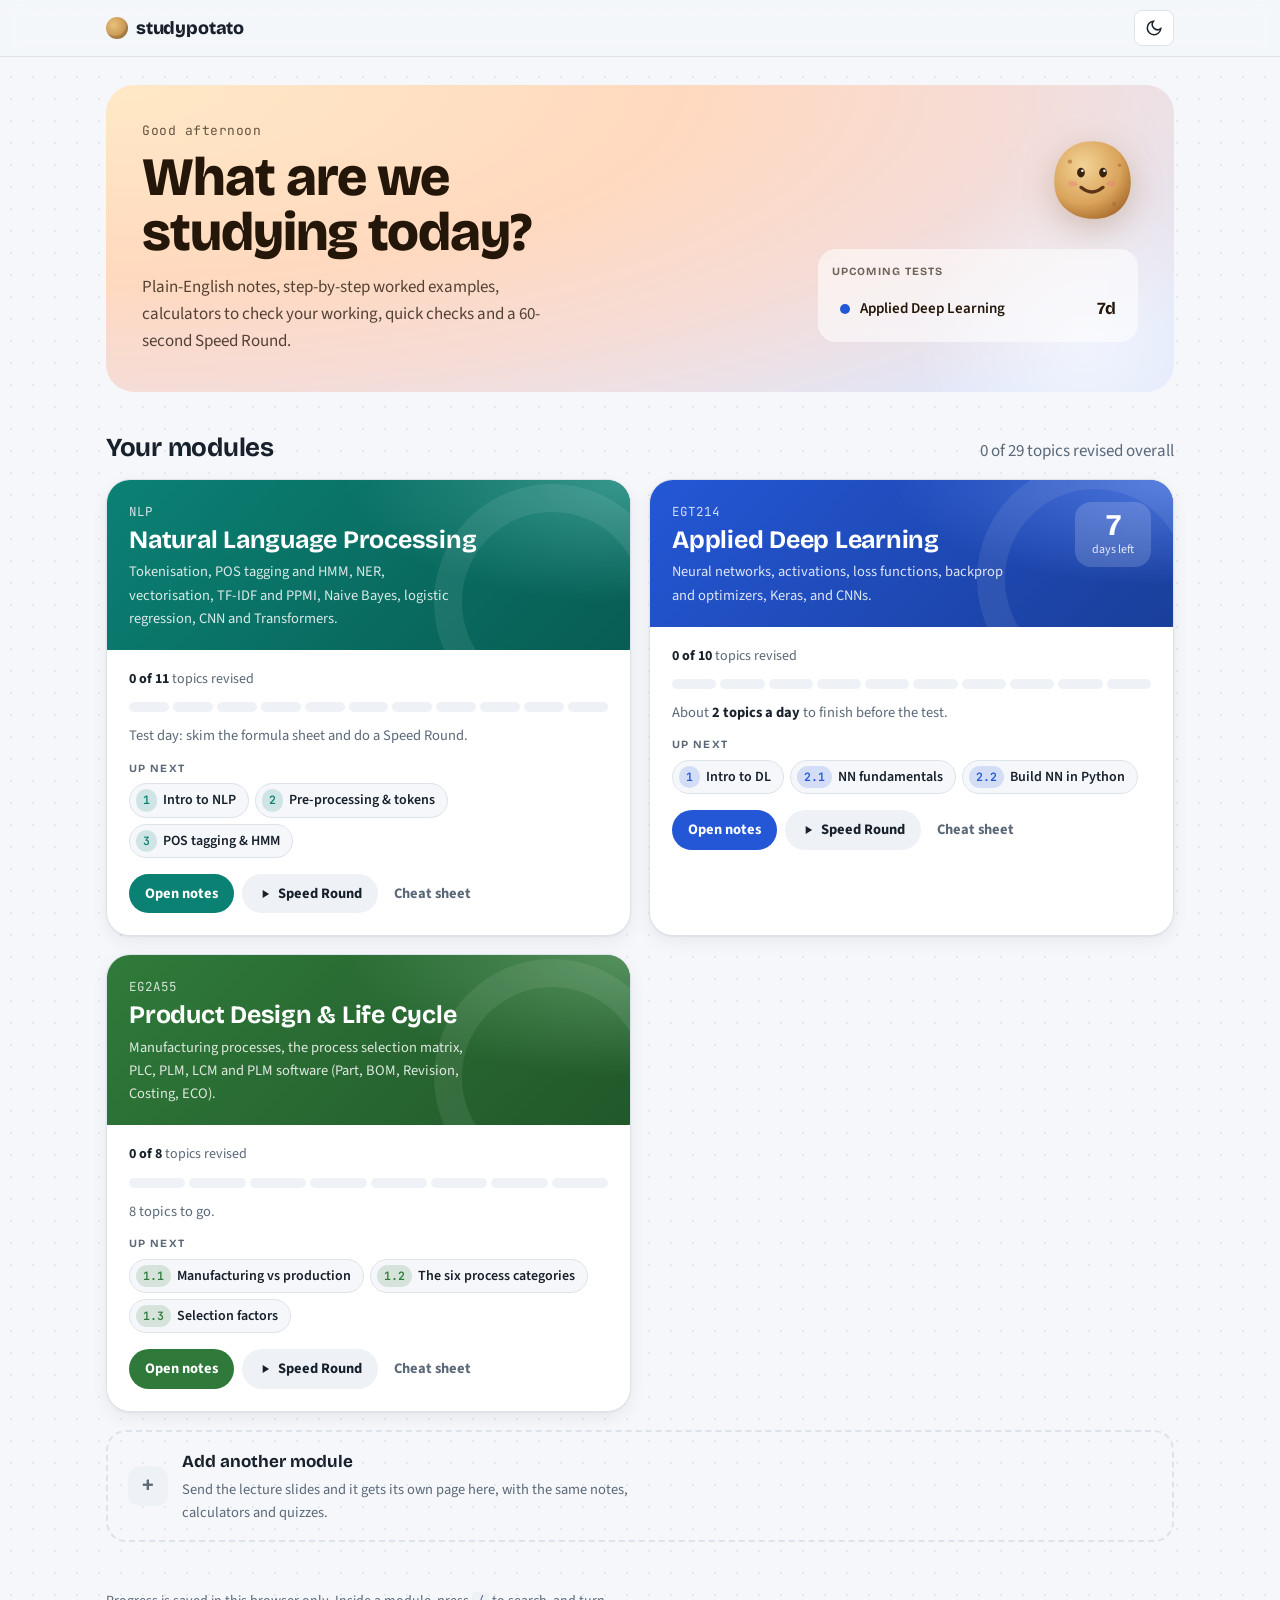
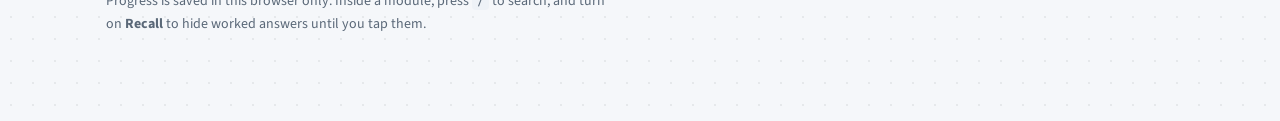
<file: index.html>
<!doctype html>
<html lang="en">
<head>
<meta charset="utf-8">
<meta name="viewport" content="width=device-width, initial-scale=1, viewport-fit=cover">
<title>studypotato</title>
<meta name="description" content="Interactive revision notes with worked examples, calculators, quizzes and flashcards.">
<link rel="icon" href="assets/favicon.svg" type="image/svg+xml">
<link rel="preconnect" href="https://fonts.googleapis.com"><link rel="preconnect" href="https://fonts.gstatic.com" crossorigin>
<link rel="stylesheet" href="https://fonts.googleapis.com/css2?family=Bricolage+Grotesque:opsz,wght@12..96,600..800&family=Manrope:wght@600;700;800&family=Source+Sans+3:ital,wght@0,400;0,600;0,700;1,400&family=JetBrains+Mono:wght@400;600&display=swap">
<link rel="stylesheet" href="assets/style.css">
</head>
<body class="homepage">
<div class="topbar"><div class="topbar-in gutter">
  <a class="brand" href="./"><span class="dot"></span><span>studypotato</span></a>
  <span class="spacer"></span>
  <button class="iconbtn" id="themeBtn" type="button" aria-label="Theme"><svg viewBox="0 0 24 24" fill="none" stroke="currentColor" stroke-width="2"><path d="M21 12.8A9 9 0 1 1 11.2 3a7 7 0 0 0 9.8 9.8z"/></svg></button>
</div></div>
<div class="home gutter">
  <header class="hero2">
    <div class="h-text">
      <div class="h-eyebrow" id="greet">Revision notes</div>
      <h1>What are we<br>studying today?</h1>
      <p>Plain-English notes, step-by-step worked examples, calculators to check your working, quick checks and a 60-second Speed Round.</p>
    </div>
    <div class="h-side">
      <div id="heroPotato" class="h-potato"></div>
      <div class="h-tests" id="tests"></div>
    </div>
  </header>

  <div id="cont"></div>

  <div class="sechead"><h2>Your modules</h2><span class="sub" id="modsub"></span></div>
  <div class="mods" id="mods"></div>

  <div class="addmod">
    <span class="plus">+</span>
    <div><b>Add another module</b><p>Send the lecture slides and it gets its own page here, with the same notes, calculators and quizzes.</p></div>
  </div>

  <p class="foot">Progress is saved in this browser only. Inside a module, press <code>/</code> to search, and turn on <b>Recall</b> to hide worked answers until you tap them.</p>
</div>
<script src="assets/modules.js"></script>
<script src="assets/site.js"></script>
<script src="assets/study.js"></script>
<script>
(function () {
  var S = window.SP.store, $ = function (s) { return document.querySelector(s); };
  var esc = function (s) { return String(s).replace(/&/g, "&amp;").replace(/</g, "&lt;"); };
  var h = new Date().getHours();
  $("#greet").textContent = h < 12 ? "Good morning" : h < 18 ? "Good afternoon" : "Good evening";
  $("#heroPotato").innerHTML = window.SPS.potato("happy", 92);

  var daysTo = function (d) { return d ? Math.ceil((new Date(d + "T09:00:00") - new Date()) / 864e5) : null; };
  var mods = (window.MODULES || []).slice().sort(function (a, b) { return (daysTo(a.exam) ?? 999) - (daysTo(b.exam) ?? 999); });

  // upcoming tests in the hero
  $("#tests").innerHTML = '<span class="h-lab">Upcoming tests</span>' + mods.filter(function (m) { var d = daysTo(m.exam); return d !== null && d >= 0; }).map(function (m) {
    var d = daysTo(m.exam);
    return '<a class="h-test" href="modules/' + m.slug + '/" style="--mc:' + m.color + '"><span class="dot"></span><span class="nm">' + esc(m.title) + '</span><b>' + (d === 0 ? "today" : d + "d") + "</b></a>";
  }).join("");

  // continue
  var last = S.get("sp:last", null);
  var lm = last && mods.find(function (m) { return m.slug === last.mod; });
  $("#cont").innerHTML = lm ? '<a class="continue2" href="modules/' + lm.slug + '/#' + last.id + '" style="--mc:' + lm.color + '"><span class="ic"><svg viewBox="0 0 24 24" fill="currentColor"><path d="M8 5v14l11-7z"/></svg></span><span class="tx"><small>Continue where you left off</small><b>' + esc(last.title) + "</b></span><span class=\"md\">" + esc(lm.title) + "</span></a>" : "";

  var allDone = 0, allTotal = 0;
  $("#mods").innerHTML = mods.map(function (m) {
    var done = S.get("sp:" + m.slug + ":done", []) || [], T = m.topics || [];
    var n = T.filter(function (t) { return done.indexOf(t[0]) >= 0; }).length;
    allDone += n; allTotal += T.length;
    var left = T.filter(function (t) { return done.indexOf(t[0]) < 0; });
    var d = daysTo(m.exam), best = (S.get("sp:speedbest", {}) || {})[m.slug] || 0;
    var pace;
    if (!left.length) pace = "All topics revised. Keep practising with the Speed Round.";
    else if (d === null) pace = left.length + " topics to go.";
    else if (d <= 0) pace = "Test day: skim the formula sheet and do a Speed Round.";
    else if (left.length >= d) pace = "About <b>" + Math.ceil(left.length / d) + " topic" + (Math.ceil(left.length / d) > 1 ? "s" : "") + " a day</b> to finish before the test.";
    else { var every = Math.floor(d / left.length); pace = every <= 1 ? "About <b>1 topic a day</b> to finish before the test." : "About <b>1 topic every " + every + " days</b> to finish before the test."; }
    var segs = T.map(function (t) { var on = done.indexOf(t[0]) >= 0; return '<a href="modules/' + m.slug + "/#" + t[0] + '" class="seg' + (on ? " on" : "") + '" title="' + t[1] + " " + esc(t[2]) + (on ? " (revised)" : "") + '"></a>'; }).join("");
    var next = left.slice(0, 3).map(function (t) { return '<a class="nx" href="modules/' + m.slug + "/#" + t[0] + '"><span class="n">' + t[1] + "</span>" + esc(t[2]) + "</a>"; }).join("");
    return '<article class="mod" style="--mc:' + m.color + '">' +
      '<a class="mtop" href="modules/' + m.slug + '/"><span class="mt"><span class="code">' + esc(m.code) + "</span><h3>" + esc(m.title) + "</h3><p>" + esc(m.desc) + "</p></span>" +
      (d !== null && d >= 0 ? '<span class="cd"><b>' + d + "</b><small>day" + (d === 1 ? "" : "s") + " left</small></span>" : "") + "</a>" +
      '<div class="mbody"><div class="prog"><span><b>' + n + " of " + T.length + "</b> topics revised</span>" + (best ? "<span>Best Speed Round <b>" + best + "</b></span>" : "") + '</div><div class="segs">' + segs + "</div>" +
      '<p class="pace">' + pace + "</p>" +
      (next ? '<div class="nexts"><span class="lab">Up next</span>' + next + "</div>" : "") +
      '<div class="acts2"><a class="b1" href="modules/' + m.slug + '/">Open notes</a><a class="b2" href="modules/' + m.slug + '/#play"><svg viewBox="0 0 24 24" fill="currentColor"><path d="M8 5v14l11-7z"/></svg>Speed Round</a><a class="b3" href="modules/' + m.slug + '/#cheat">Cheat sheet</a></div></div></article>';
  }).join("");
  $("#modsub").textContent = allTotal ? allDone + " of " + allTotal + " topics revised overall" : "";
})();
</script>
</body>
</html>
</file>
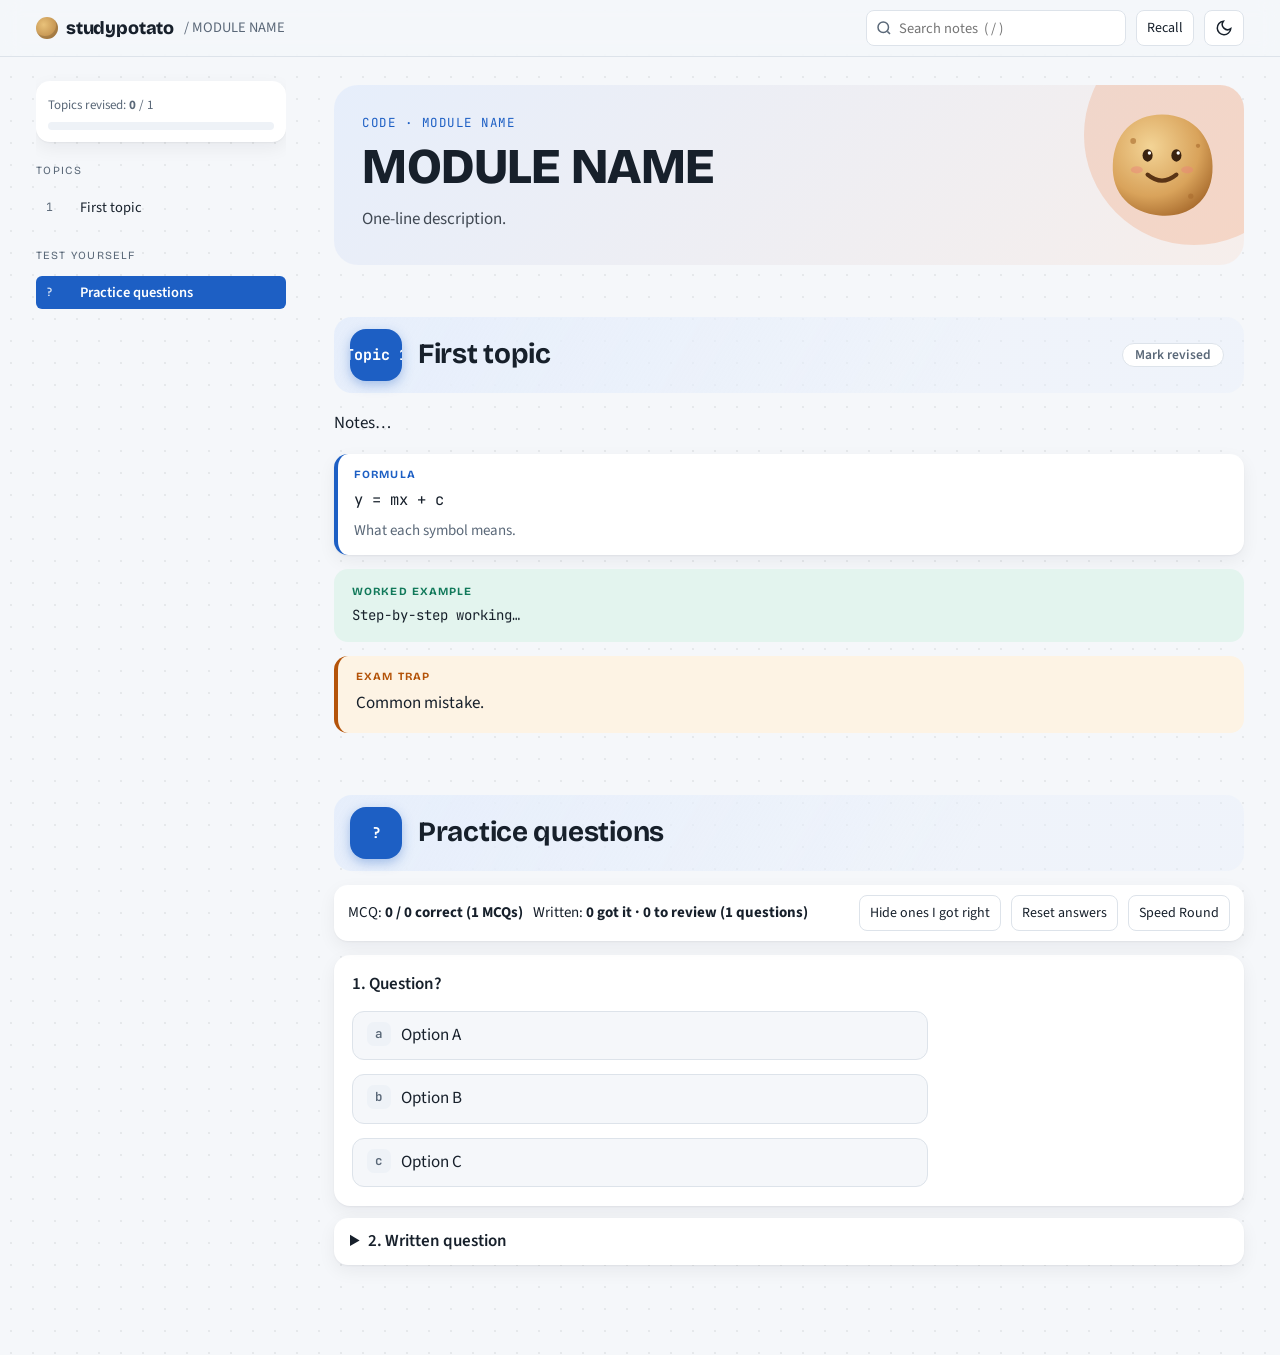
<file: modules/_template/index.html>
<!doctype html>
<html lang="en">
<head>
<meta charset="utf-8">
<meta name="viewport" content="width=device-width, initial-scale=1, viewport-fit=cover">
<title>MODULE NAME · studypotato</title>
<link rel="icon" href="../../assets/favicon.svg" type="image/svg+xml">
<link rel="stylesheet" href="https://fonts.googleapis.com/css2?family=Bricolage+Grotesque:opsz,wght@12..96,600..800&family=Manrope:wght@600;700;800&family=Source+Sans+3:ital,wght@0,400;0,600;0,700;1,400&family=JetBrains+Mono:wght@400;600&display=swap">
<link rel="stylesheet" href="../../assets/style.css">
</head>
<!-- data-module must match the folder name and the slug in assets/modules.js -->
<body data-module="MODULE-SLUG">
<div class="topbar"><div class="topbar-in gutter">
  <button class="iconbtn only-sm" id="navBtn" type="button" aria-label="Topics"><svg viewBox="0 0 24 24" fill="none" stroke="currentColor" stroke-width="2"><path d="M3 6h18M3 12h18M3 18h18"/></svg></button>
  <a class="brand" href="../../"><span class="dot"></span><span class="hide-sm">studypotato</span></a>
  <span class="crumb hide-sm">/ MODULE NAME</span>
  <span class="spacer"></span>
  <div class="search"><svg viewBox="0 0 24 24" fill="none" stroke="currentColor" stroke-width="2"><circle cx="11" cy="11" r="7"/><path d="m20 20-3.5-3.5"/></svg><input id="q" type="search" placeholder="Search notes  ( / )" aria-label="Search notes" autocomplete="off"><span class="hitcount" id="hitCount" hidden></span></div>
  <button class="iconbtn" id="recallBtn" type="button" aria-pressed="false"><span>Recall</span></button>
  <button class="iconbtn" id="themeBtn" type="button" aria-label="Theme"><svg viewBox="0 0 24 24" fill="none" stroke="currentColor" stroke-width="2"><path d="M21 12.8A9 9 0 1 1 11.2 3a7 7 0 0 0 9.8 9.8z"/></svg></button>
  <span class="progressline"></span>
</div></div>
<div class="scrim"></div>
<div class="wrap gutter">
<nav class="rail" id="rail" aria-label="Topics"></nav>
<main>
<header class="top">
  <div class="eyebrow">CODE · MODULE NAME</div>
  <h1>MODULE NAME</h1>
  <p class="sub">One-line description.</p>
</header>

<!-- One <section> per topic. The rail, search and "Mark revised" buttons are built from these automatically.
     data-num = short number in the rail, data-short = rail label, data-group = rail heading.
     Add data-noprogress to sections that shouldn't count toward progress. -->
<section id="t1" data-group="Topics" data-num="1" data-short="First topic">
  <h2><span class="tn">Topic 1</span>First topic</h2>
  <p>Notes…</p>
  <div class="f"><div class="k">Formula</div><div class="eq">y = mx + c</div><p>What each symbol means.</p></div>
  <div class="ex"><div class="k">Worked example</div><div class="ln">Step-by-step working…</div></div>
  <div class="trap"><div class="k">Exam trap</div><p>Common mistake.</p></div>
</section>

<section id="practice" data-group="Test yourself" data-num="?" data-short="Practice questions" data-noprogress>
  <h2><span class="tn">?</span>Practice questions</h2>
  <div class="scorebar" id="scorebar"><span>MCQ: <b id="mcqScore"></b></span><span>Written: <b id="selfScore"></b></span><span class="spacer"></span><button class="iconbtn" id="onlyMissed" type="button" aria-pressed="false">Hide ones I got right</button><button class="iconbtn" id="resetQuiz" type="button">Reset answers</button></div>
  <!-- data-answer is the 0-based index of the correct option -->
  <div class="mcq" id="mcq-1" data-answer="1"><p class="qtext">1. Question?</p><ol class="choices"><li>Option A</li><li>Option B</li><li>Option C</li></ol><p class="explain">Why B is right.</p></div>
  <details class="q" id="w-1"><summary>2. Written question</summary><div class="ans">Answer.</div></details>
</section>
</main>
</div>
<script src="../../assets/modules.js"></script>
<script src="../../assets/site.js"></script>
<script src="../../assets/study.js"></script>
</body>
</html>
</file>
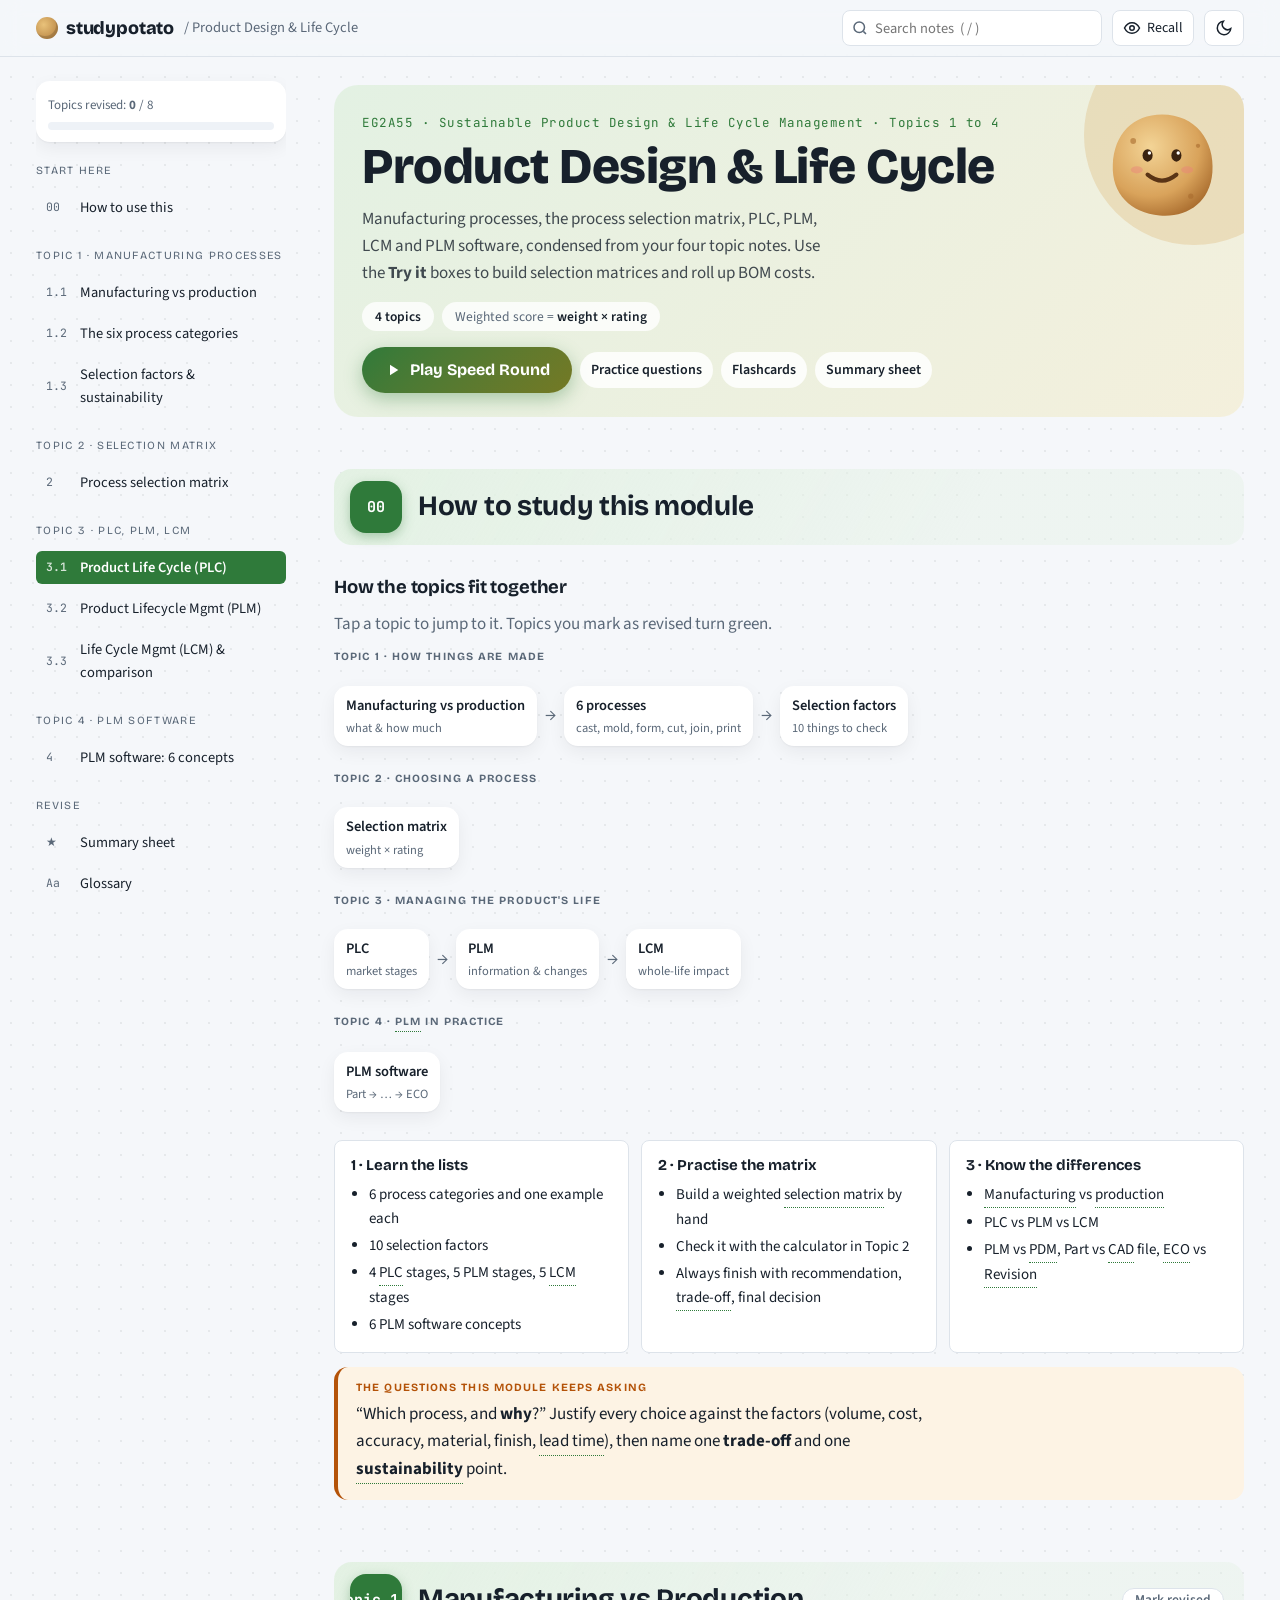
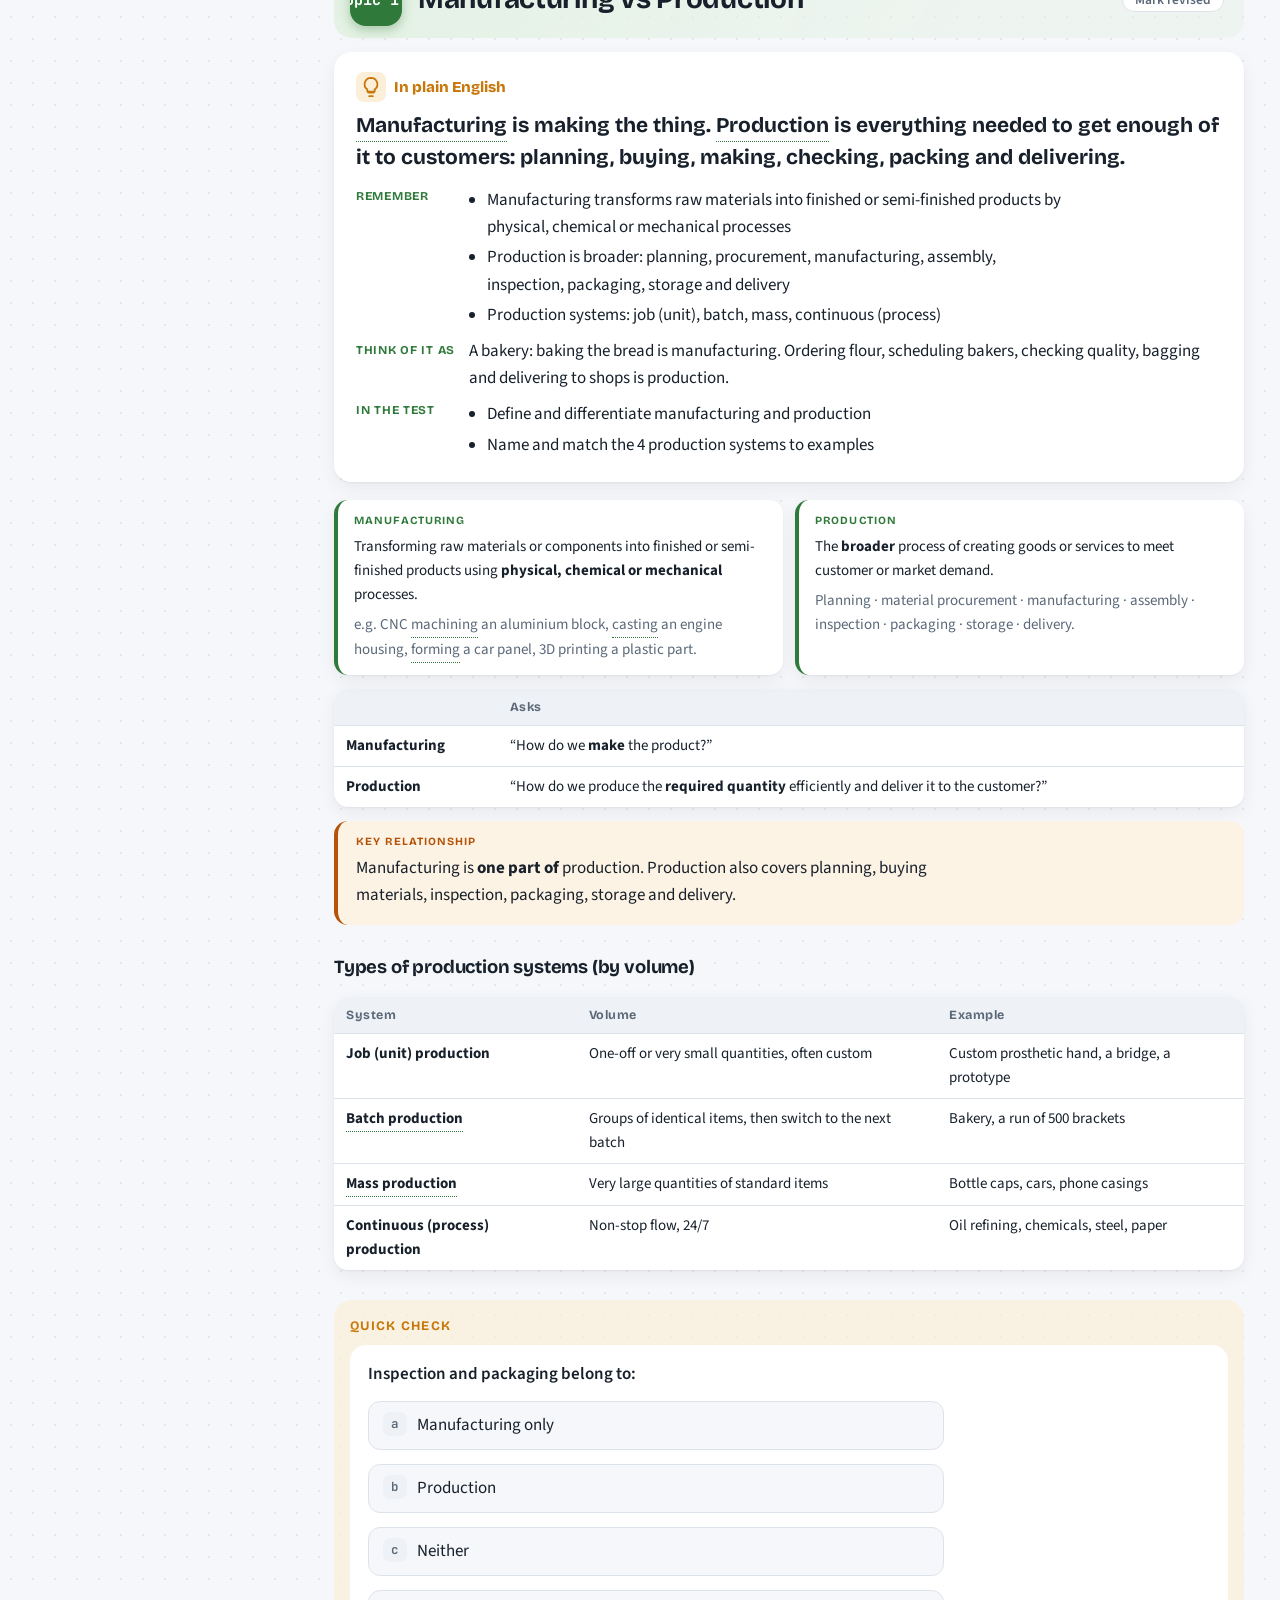
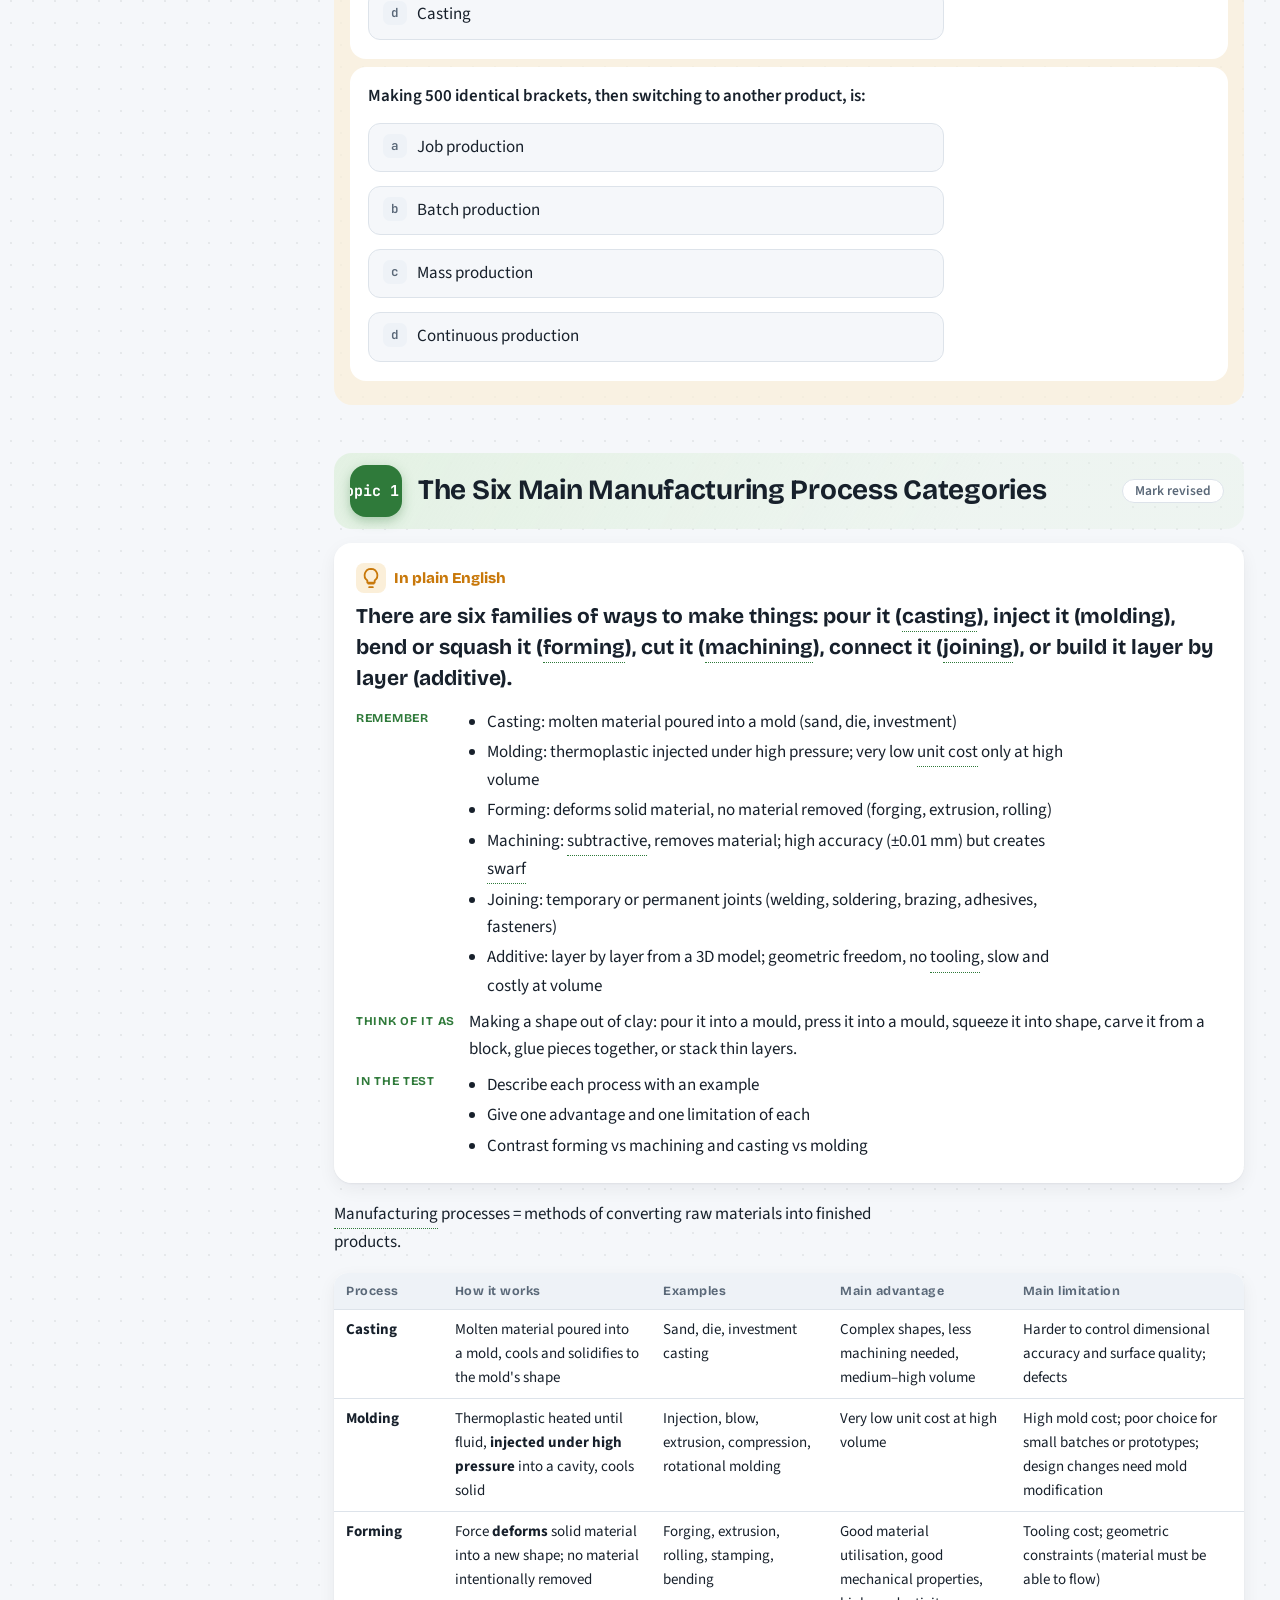
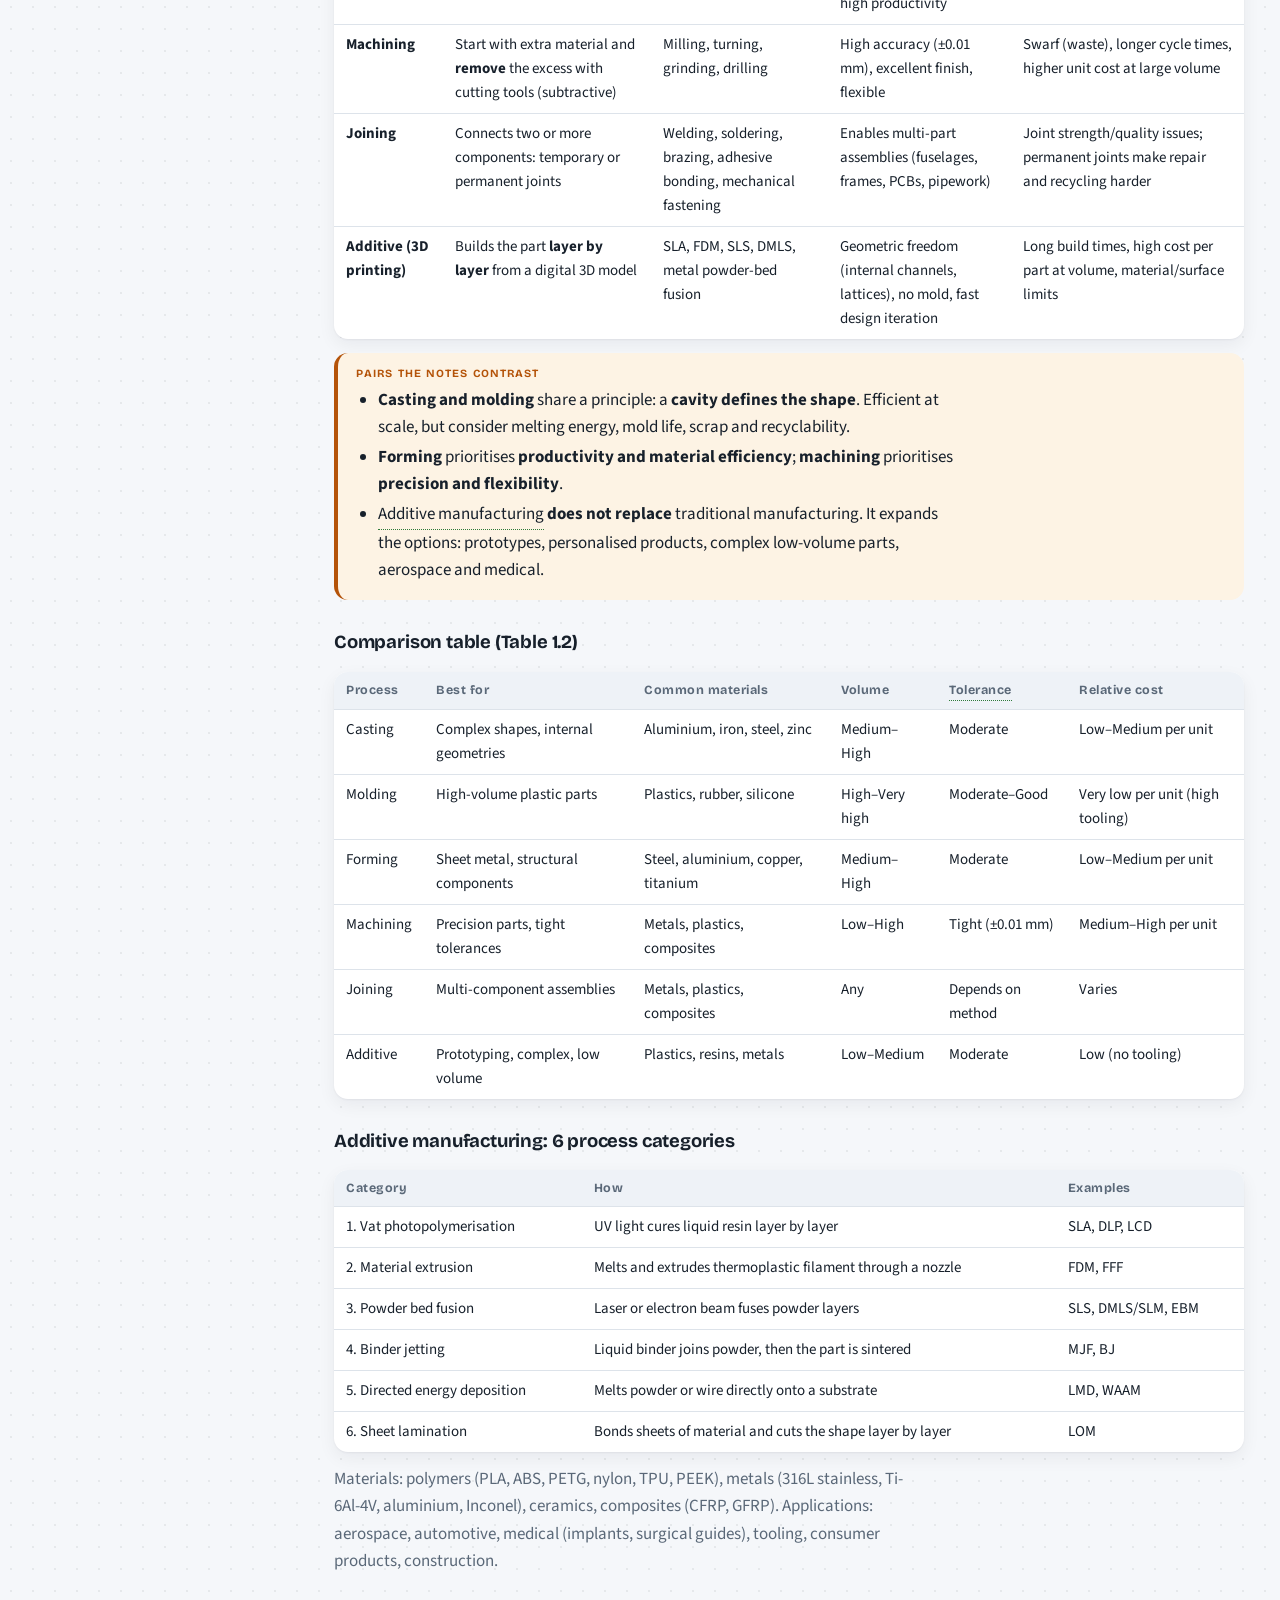
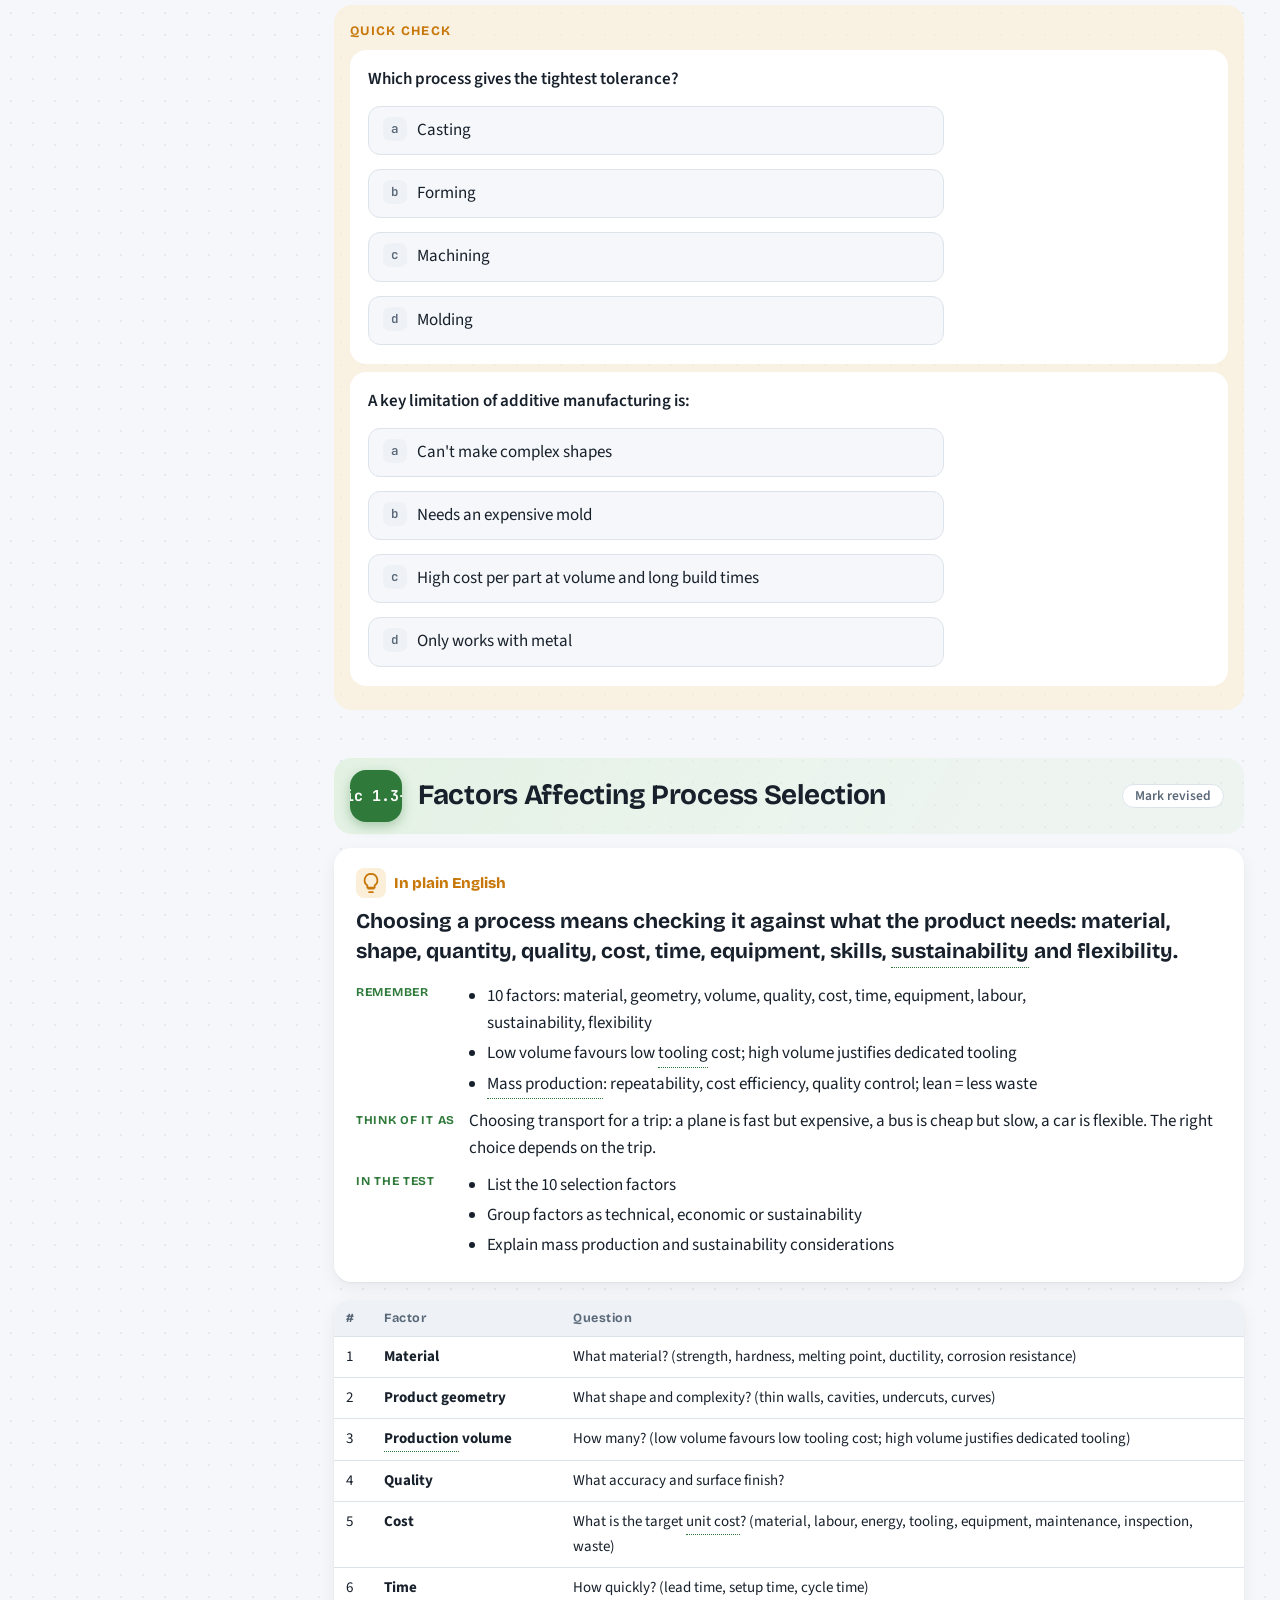
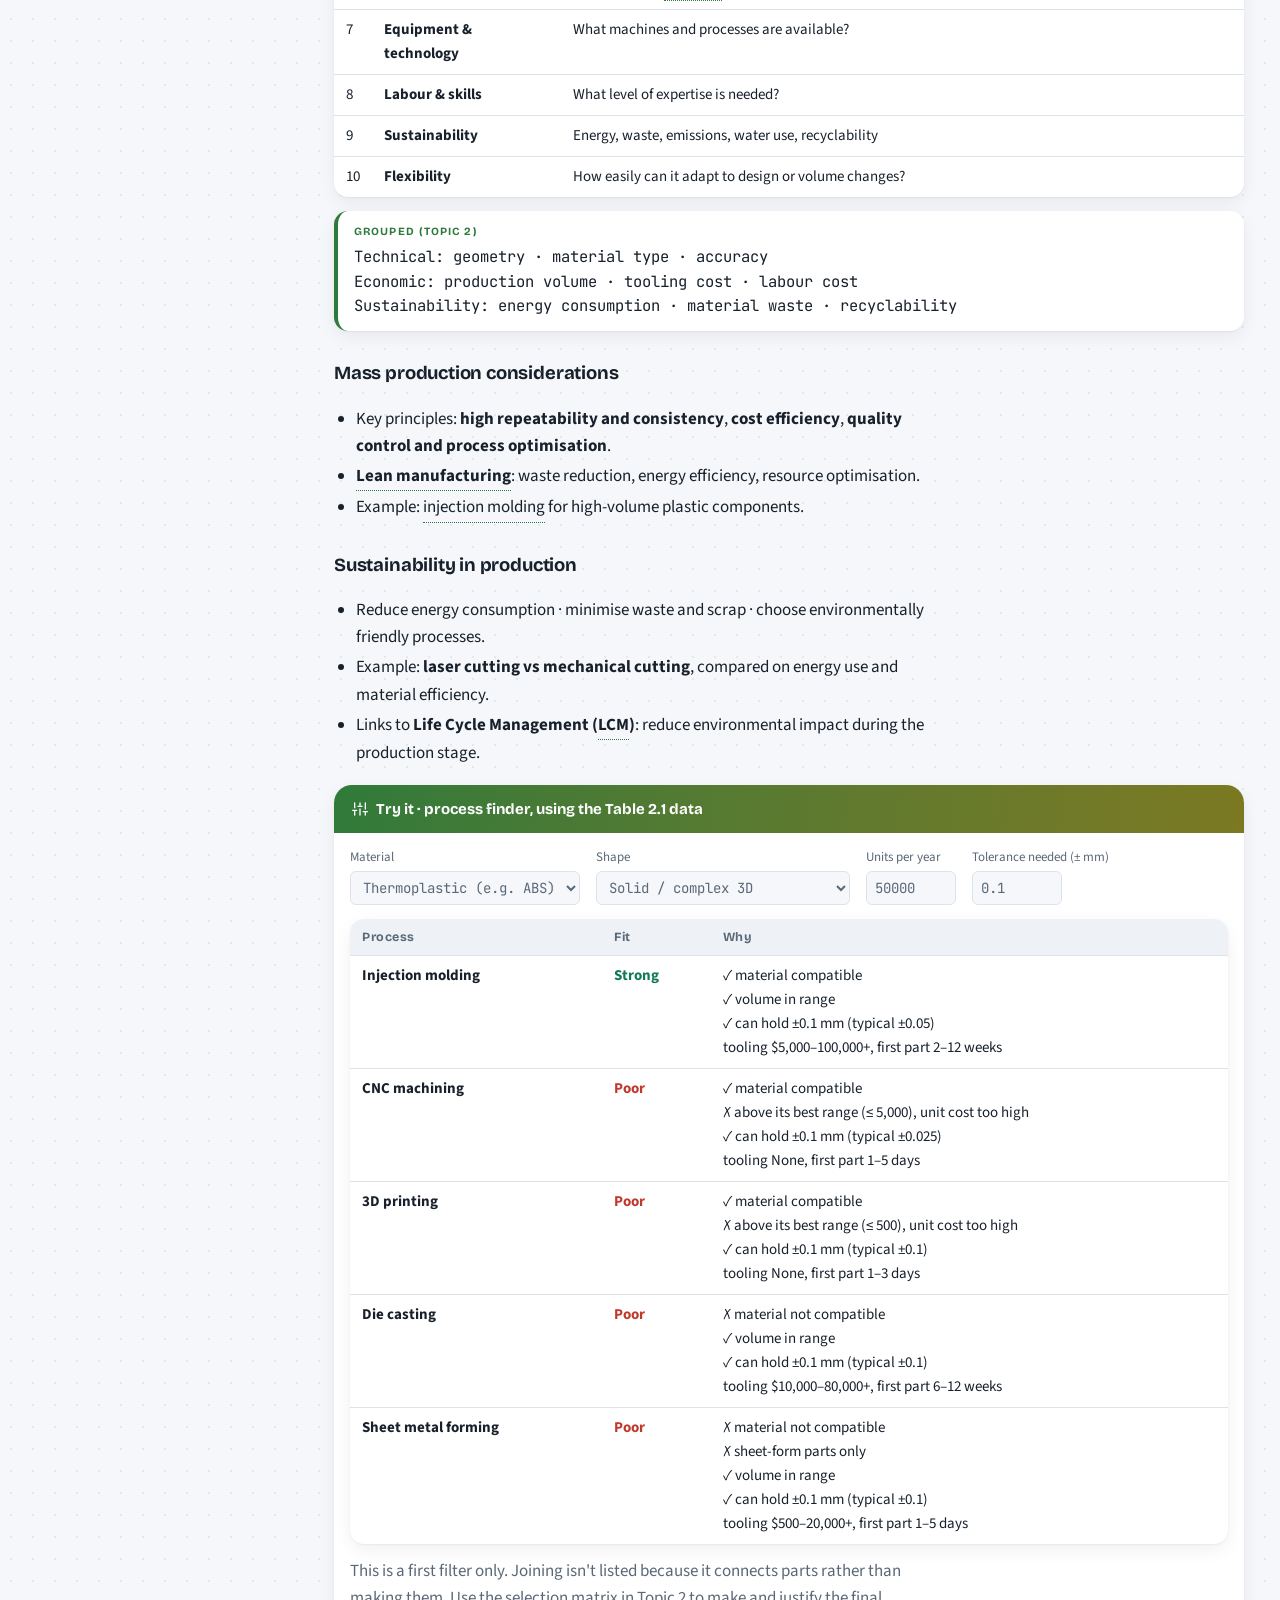
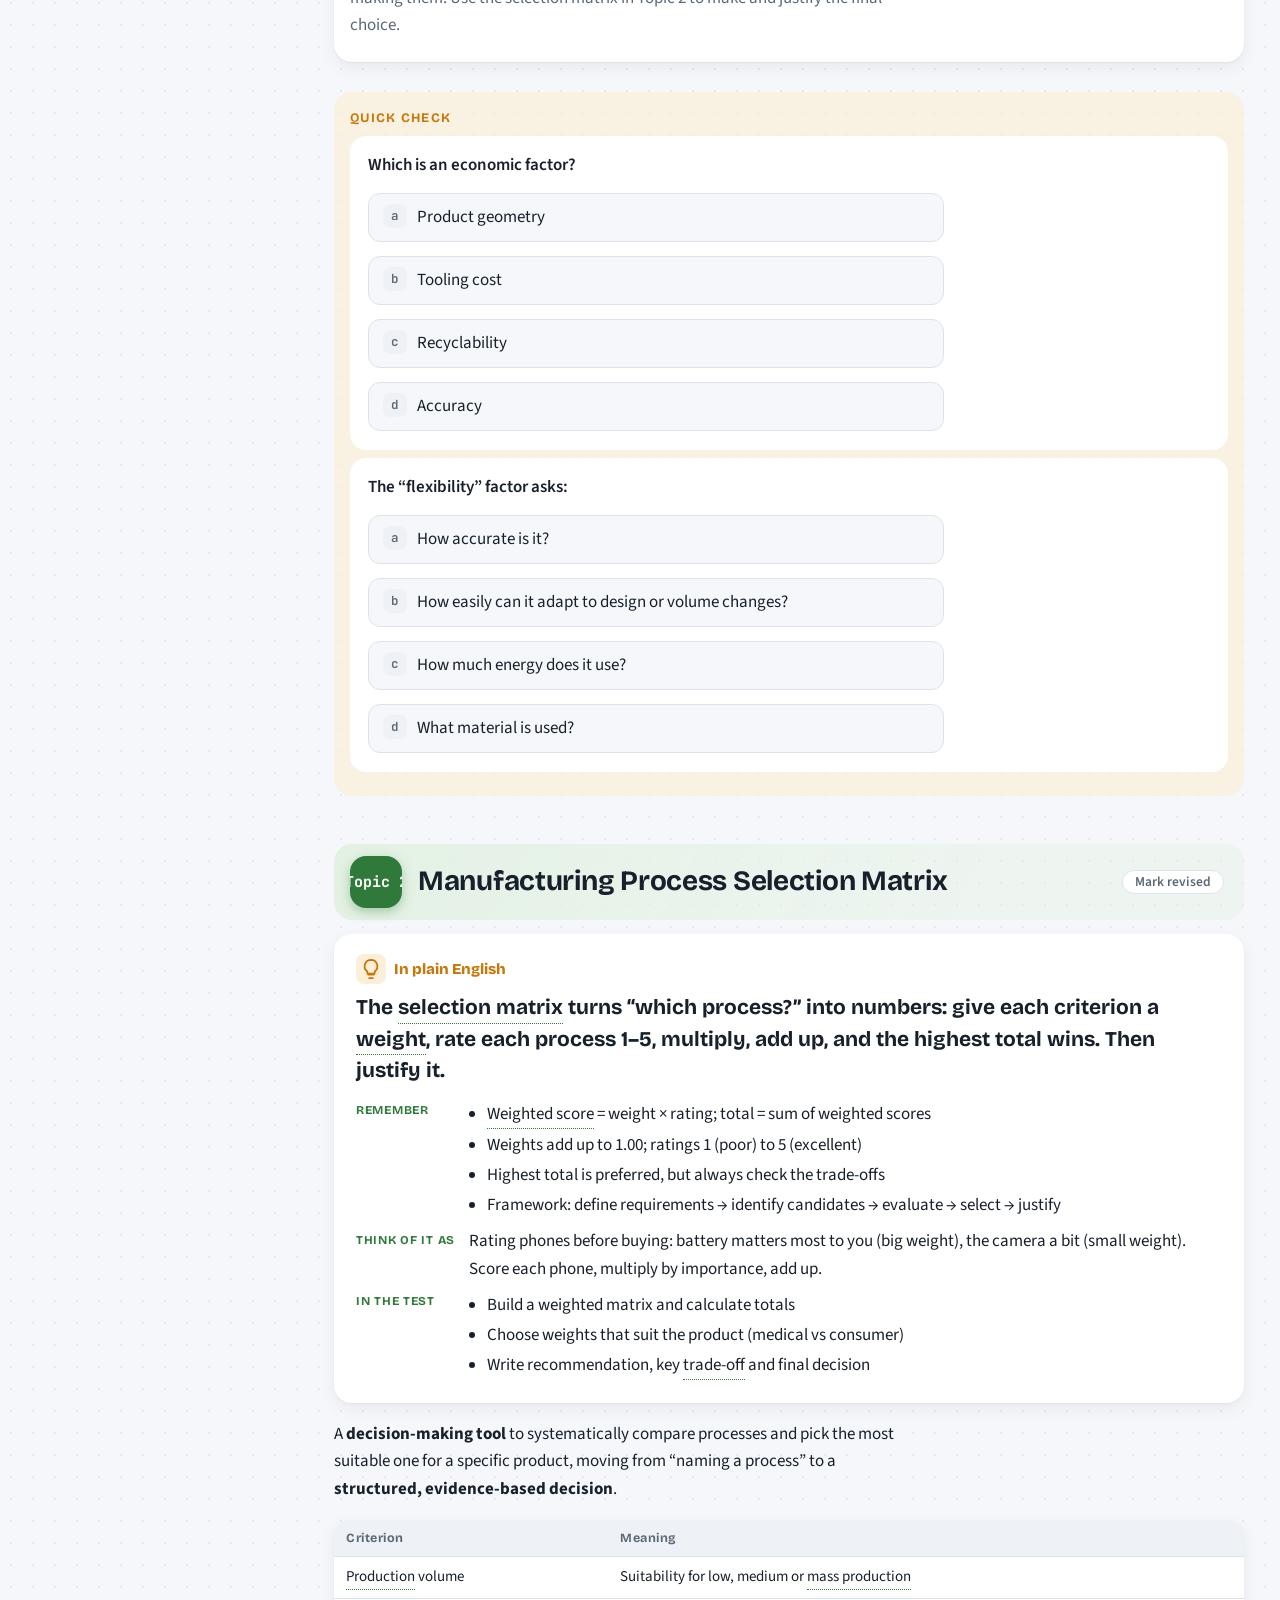
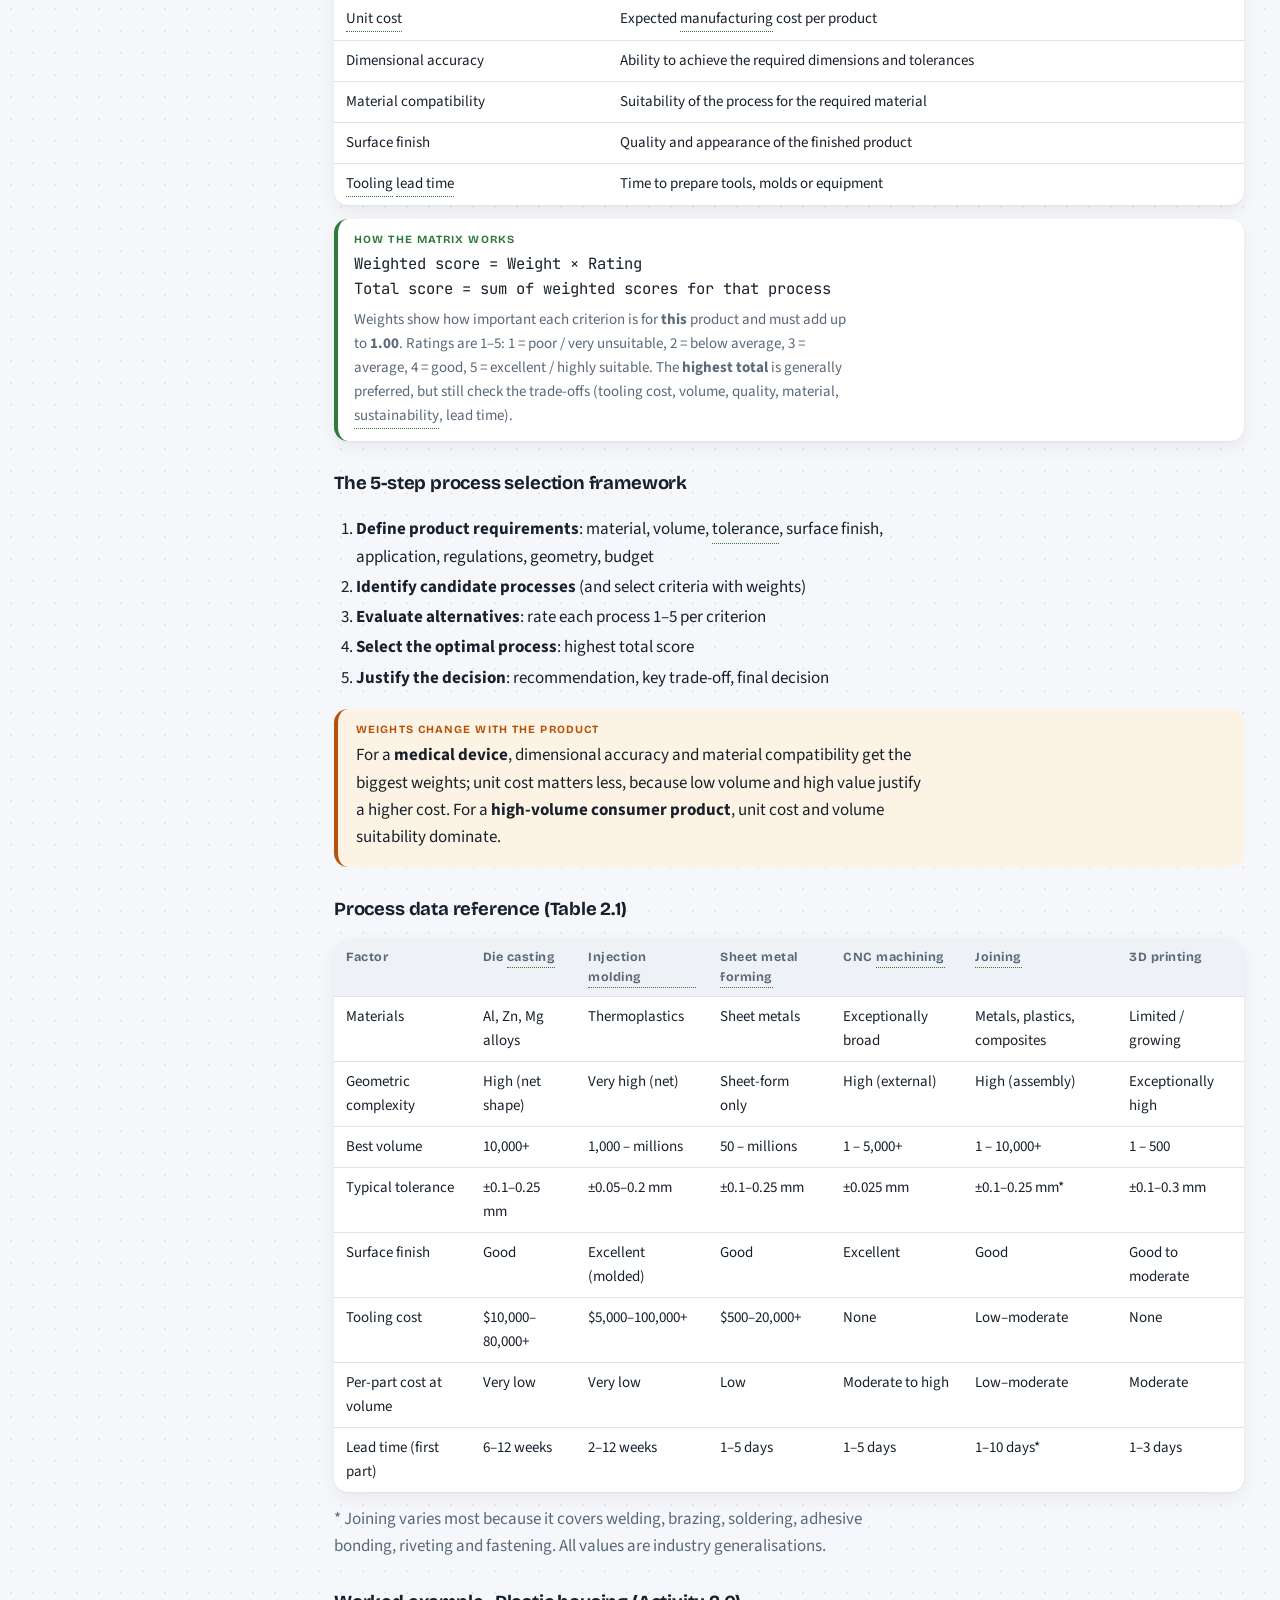
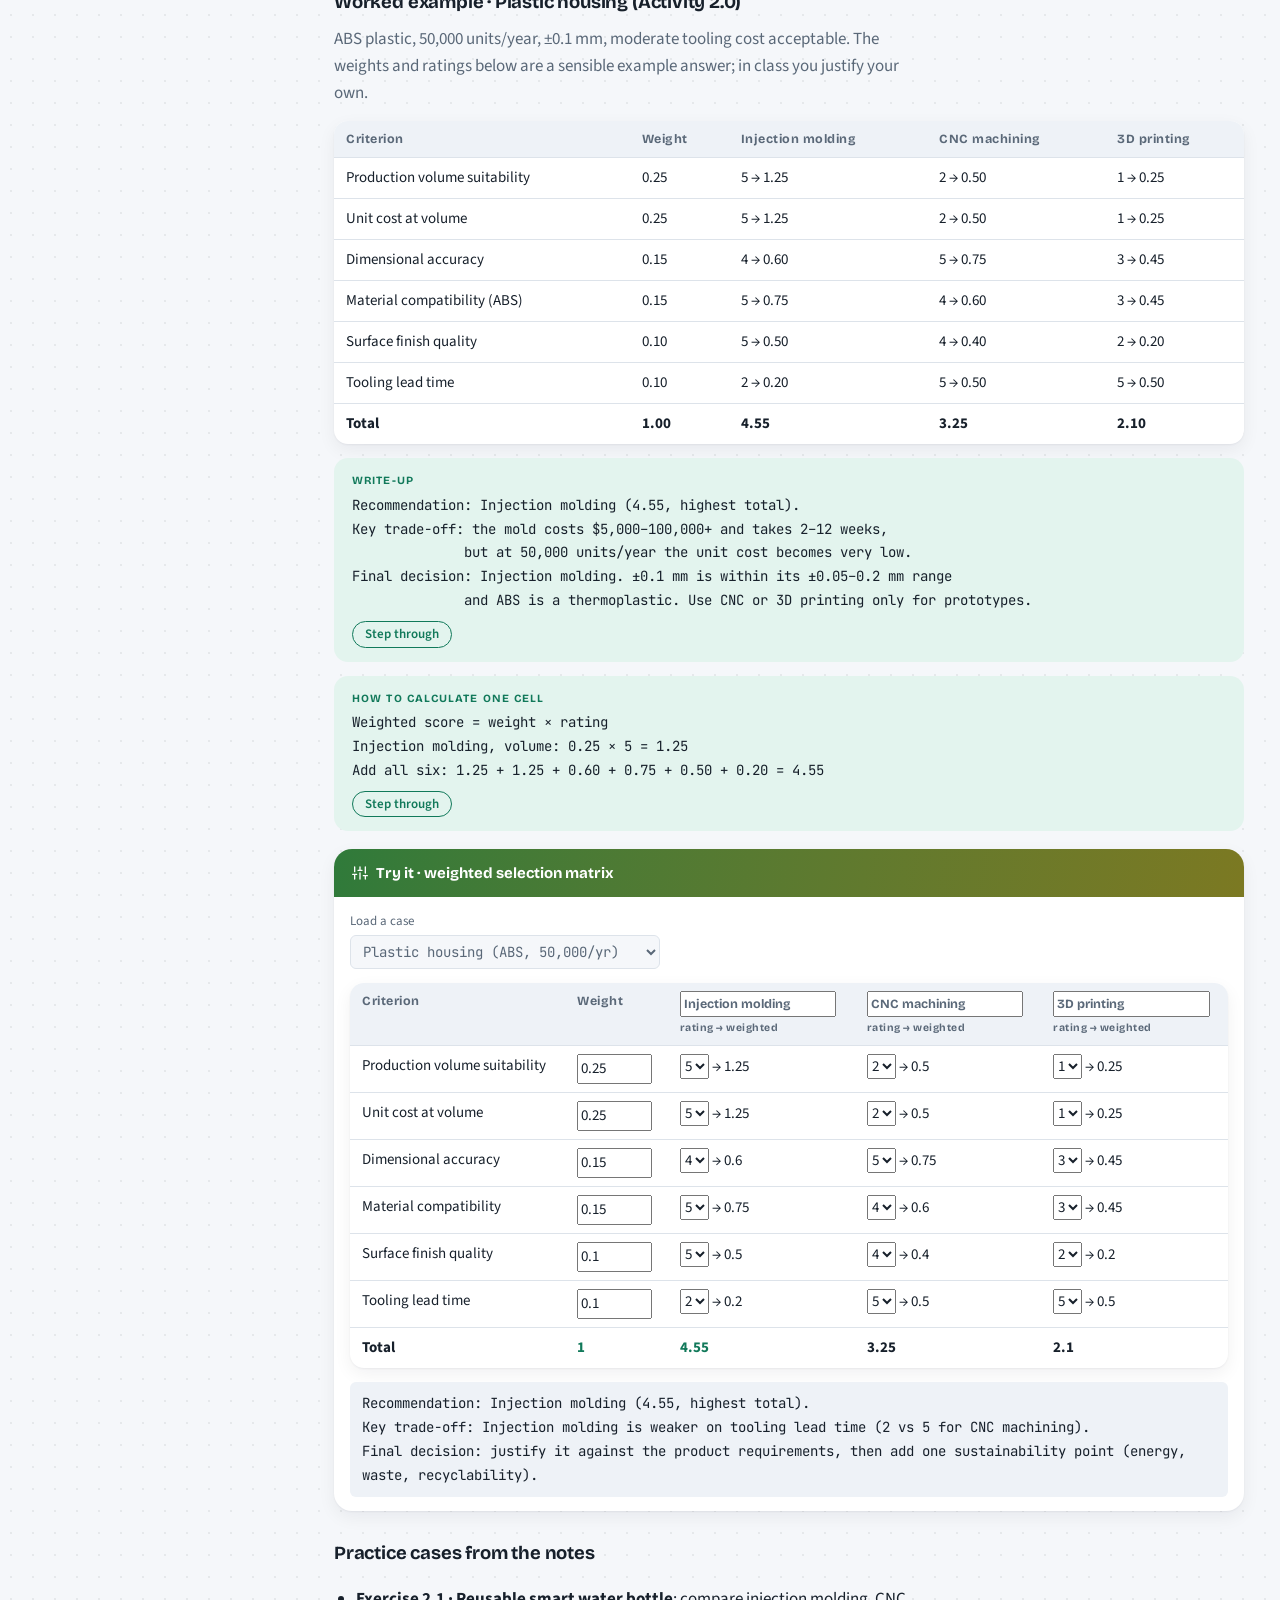
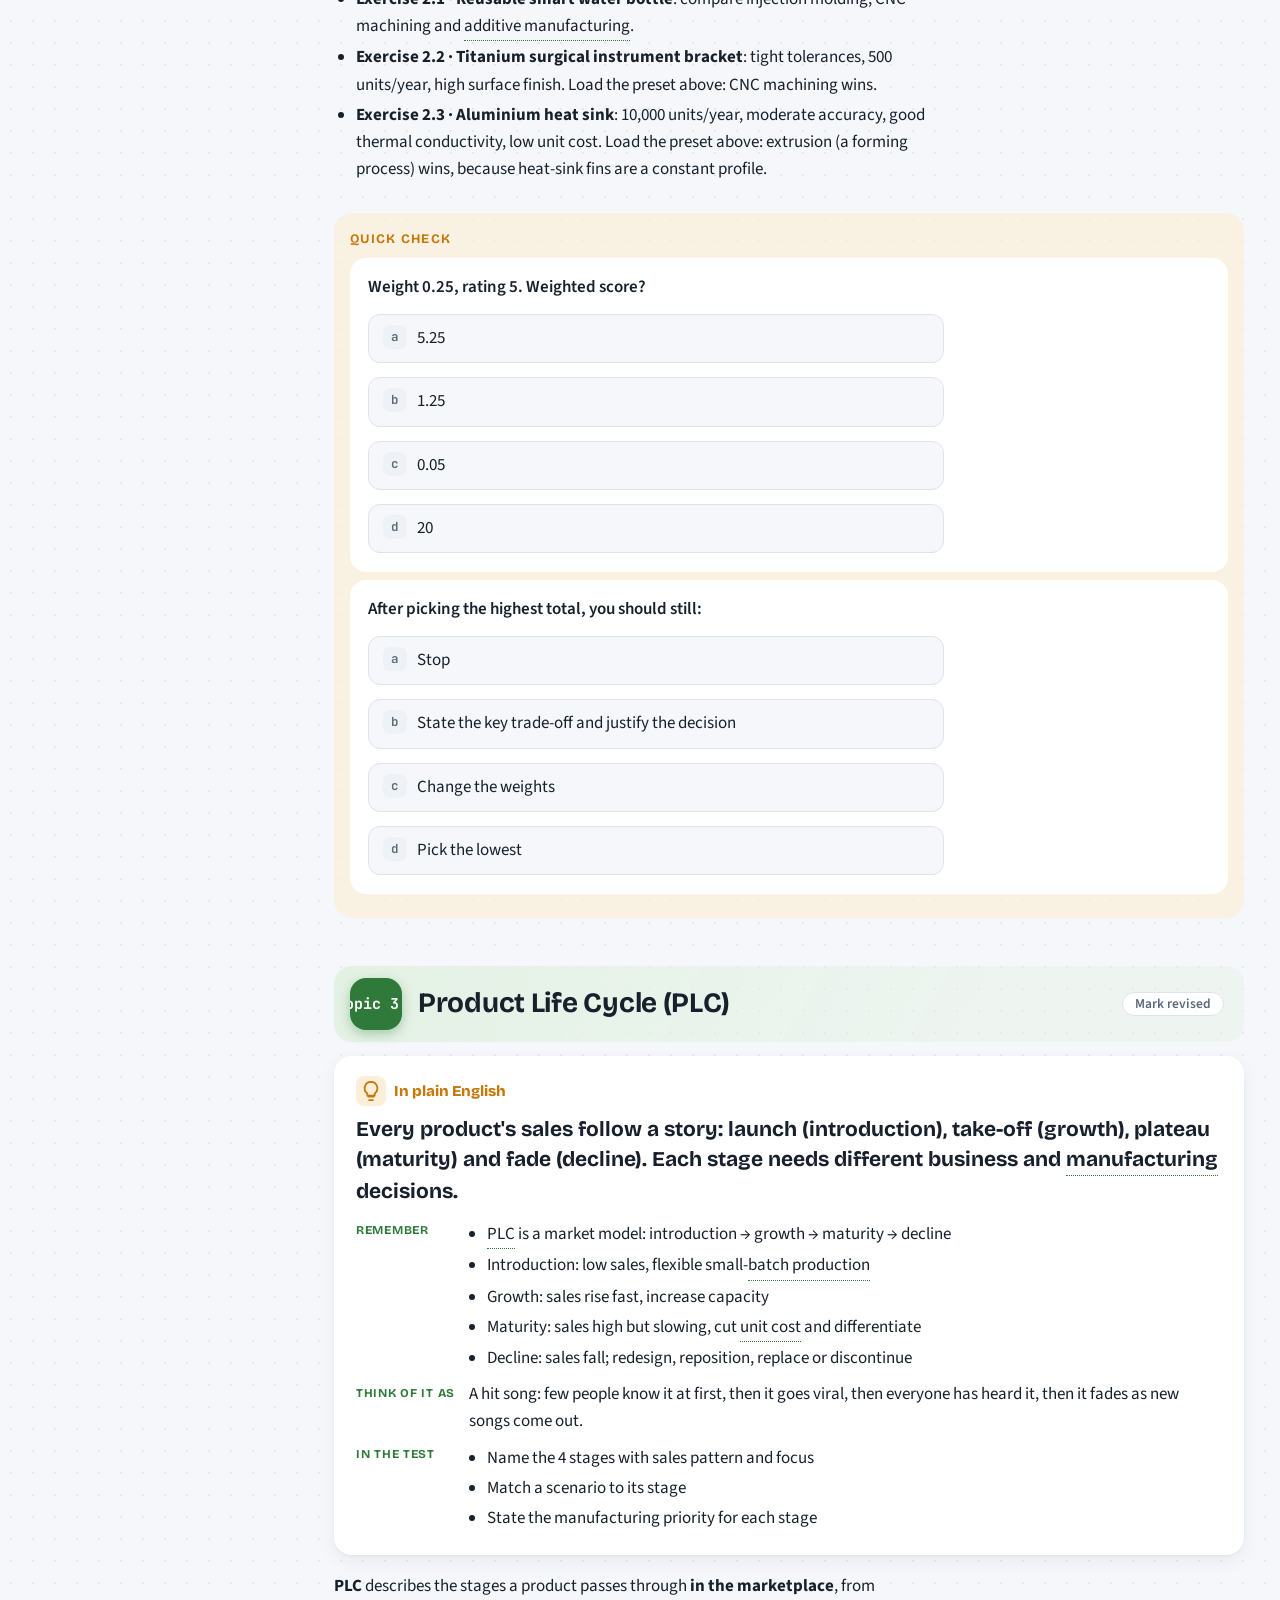
<file: modules/eg2a55/index.html>
<!doctype html>
<html lang="en">
<head>
<meta charset="utf-8">
<meta name="viewport" content="width=device-width, initial-scale=1, viewport-fit=cover">
<title>Product Design & Life Cycle · studypotato</title>
<meta name="description" content="EG2A55 revision notes: manufacturing processes, the process selection matrix, PLC, PLM, LCM and PLM software, with calculators, quizzes and flashcards.">
<link rel="icon" href="../../assets/favicon.svg" type="image/svg+xml">
<link rel="preconnect" href="https://fonts.googleapis.com"><link rel="preconnect" href="https://fonts.gstatic.com" crossorigin>
<link rel="stylesheet" href="https://fonts.googleapis.com/css2?family=Bricolage+Grotesque:opsz,wght@12..96,600..800&family=Manrope:wght@600;700;800&family=Source+Sans+3:ital,wght@0,400;0,600;0,700;1,400&family=JetBrains+Mono:wght@400;600&display=swap">
<link rel="stylesheet" href="../../assets/style.css">
</head>
<body data-module="eg2a55">
<div class="topbar"><div class="topbar-in gutter">
  <button class="iconbtn only-sm" id="navBtn" type="button" aria-label="Topics"><svg viewBox="0 0 24 24" fill="none" stroke="currentColor" stroke-width="2"><path d="M3 6h18M3 12h18M3 18h18"/></svg></button>
  <a class="brand" href="../../"><span class="dot"></span><span class="hide-sm">studypotato</span></a>
  <span class="crumb hide-sm">/ Product Design &amp; Life Cycle</span>
  <span class="spacer"></span>
  <div class="search"><svg viewBox="0 0 24 24" fill="none" stroke="currentColor" stroke-width="2"><circle cx="11" cy="11" r="7"/><path d="m20 20-3.5-3.5"/></svg><input id="q" type="search" placeholder="Search notes  ( / )" aria-label="Search notes" autocomplete="off"><span class="hitcount" id="hitCount" hidden></span></div>
  <button class="iconbtn" id="recallBtn" type="button" aria-pressed="false" title="Recall mode: hide worked answers until you tap them"><svg viewBox="0 0 24 24" fill="none" stroke="currentColor" stroke-width="2"><path d="M2 12s3.5-7 10-7 10 7 10 7-3.5 7-10 7S2 12 2 12z"/><circle cx="12" cy="12" r="3"/></svg><span class="hide-sm">Recall</span></button>
  <button class="iconbtn" id="themeBtn" type="button" aria-label="Theme"><svg viewBox="0 0 24 24" fill="none" stroke="currentColor" stroke-width="2"><path d="M21 12.8A9 9 0 1 1 11.2 3a7 7 0 0 0 9.8 9.8z"/></svg></button>
  <span class="progressline"></span>
</div></div>
<div class="scrim"></div>
<div class="wrap gutter">
<nav class="rail" id="rail" aria-label="Topics"></nav>
<main>
<header class="top">
  <div class="eyebrow">EG2A55 · Sustainable Product Design &amp; Life Cycle Management · Topics 1 to 4</div>
  <h1>Product Design &amp; Life Cycle</h1>
  <p class="sub">Manufacturing processes, the process selection matrix, PLC, PLM, LCM and PLM software, condensed from your four topic notes. Use the <b>Try it</b> boxes to build selection matrices and roll up BOM costs.</p>
  <div class="facts">
    <span class="chip count" id="examCount" hidden></span>
    <span class="chip"><b>4 topics</b></span>
    <span class="chip">Weighted score = <b>weight × rating</b></span>
  </div>
  <div class="toolrow">
    <a class="iconbtn" href="#practice">Practice questions</a>
    <a class="iconbtn" href="#flashcards">Flashcards</a>
    <a class="iconbtn" href="#cheat">Summary sheet</a>
  </div>
</header>

<!-- ================= PLAN ================= -->
<section id="plan" data-group="Start here" data-num="00" data-short="How to use this" data-noprogress>
  <h2><span class="tn">00</span>How to study this module</h2>
  <h3>How the topics fit together</h3>
  <p class="sub">Tap a topic to jump to it. Topics you mark as revised turn green.</p>
  <div class="tmap-stage"><span class="lab">Topic 1 · How things are made</span><div class="tmap"><a href="#m1">Manufacturing vs production<small>what & how much</small></a><span class="arr">→</span><a href="#m2">6 processes<small>cast, mold, form, cut, join, print</small></a><span class="arr">→</span><a href="#m3">Selection factors<small>10 things to check</small></a></div></div>
  <div class="tmap-stage"><span class="lab">Topic 2 · Choosing a process</span><div class="tmap"><a href="#m4">Selection matrix<small>weight × rating</small></a></div></div>
  <div class="tmap-stage"><span class="lab">Topic 3 · Managing the product's life</span><div class="tmap"><a href="#m5">PLC<small>market stages</small></a><span class="arr">→</span><a href="#m6">PLM<small>information & changes</small></a><span class="arr">→</span><a href="#m7">LCM<small>whole-life impact</small></a></div></div>
  <div class="tmap-stage"><span class="lab">Topic 4 · PLM in practice</span><div class="tmap"><a href="#m8">PLM software<small>Part → … → ECO</small></a></div></div>

  <div class="plan">
    <div><h4>1 · Learn the lists</h4><ul>
      <li>6 process categories and one example each</li>
      <li>10 selection factors</li>
      <li>4 PLC stages, 5 PLM stages, 5 LCM stages</li>
      <li>6 PLM software concepts</li></ul></div>
    <div><h4>2 · Practise the matrix</h4><ul>
      <li>Build a weighted selection matrix by hand</li>
      <li>Check it with the calculator in Topic 2</li>
      <li>Always finish with recommendation, trade-off, final decision</li></ul></div>
    <div><h4>3 · Know the differences</h4><ul>
      <li>Manufacturing vs production</li>
      <li>PLC vs PLM vs LCM</li>
      <li>PLM vs PDM, Part vs CAD file, ECO vs Revision</li></ul></div>
  </div>
  <div class="trap"><div class="k">The questions this module keeps asking</div>
    <p>“Which process, and <b>why</b>?” Justify every choice against the factors (volume, cost, accuracy, material, finish, lead time), then name one <b>trade-off</b> and one <b>sustainability</b> point.</p></div>
</section>

<!-- ================= 1 MANUFACTURING VS PRODUCTION ================= -->
<section id="m1" data-group="Topic 1 · Manufacturing processes" data-num="1.1" data-short="Manufacturing vs production">
  <h2><span class="tn">Topic 1.1</span>Manufacturing vs Production</h2>
  <div class="plain"><div class="ph"><svg viewBox="0 0 24 24" fill="none" stroke="currentColor" stroke-width="2" stroke-linecap="round" stroke-linejoin="round"><path d="M9 18h6M10 22h4M12 2a7 7 0 0 0-4 12.7V17h8v-2.3A7 7 0 0 0 12 2z"/></svg>In plain English</div><p class="one">Manufacturing is making the thing. Production is everything needed to get enough of it to customers: planning, buying, making, checking, packing and delivering.</p><dl><dt>Remember</dt><dd><ul><li>Manufacturing transforms raw materials into finished or semi-finished products by physical, chemical or mechanical processes</li><li>Production is broader: planning, procurement, manufacturing, assembly, inspection, packaging, storage and delivery</li><li>Production systems: job (unit), batch, mass, continuous (process)</li></ul></dd><dt>Think of it as</dt><dd>A bakery: baking the bread is manufacturing. Ordering flour, scheduling bakers, checking quality, bagging and delivering to shops is production.</dd><dt>In the test</dt><dd><ul><li>Define and differentiate manufacturing and production</li><li>Name and match the 4 production systems to examples</li></ul></dd></dl></div>
  <div class="grid">
    <div class="f" style="margin:0"><div class="k">Manufacturing</div><p style="color:var(--fg)">Transforming raw materials or components into finished or semi-finished products using <b>physical, chemical or mechanical</b> processes.</p><p>e.g. CNC machining an aluminium block, casting an engine housing, forming a car panel, 3D printing a plastic part.</p></div>
    <div class="f" style="margin:0"><div class="k">Production</div><p style="color:var(--fg)">The <b>broader</b> process of creating goods or services to meet customer or market demand.</p><p>Planning · material procurement · manufacturing · assembly · inspection · packaging · storage · delivery.</p></div>
  </div>
  <div class="tbl"><table>
    <tr><th></th><th>Asks</th></tr>
    <tr><td><b>Manufacturing</b></td><td>“How do we <b>make</b> the product?”</td></tr>
    <tr><td><b>Production</b></td><td>“How do we produce the <b>required quantity</b> efficiently and deliver it to the customer?”</td></tr>
  </table></div>
  <div class="trap"><div class="k">Key relationship</div><p>Manufacturing is <b>one part of</b> production. Production also covers planning, buying materials, inspection, packaging, storage and delivery.</p></div>
  <h3>Types of production systems (by volume)</h3>
  <div class="tbl"><table>
    <tr><th>System</th><th>Volume</th><th>Example</th></tr>
    <tr><td><b>Job (unit) production</b></td><td>One-off or very small quantities, often custom</td><td>Custom prosthetic hand, a bridge, a prototype</td></tr>
    <tr><td><b>Batch production</b></td><td>Groups of identical items, then switch to the next batch</td><td>Bakery, a run of 500 brackets</td></tr>
    <tr><td><b>Mass production</b></td><td>Very large quantities of standard items</td><td>Bottle caps, cars, phone casings</td></tr>
    <tr><td><b>Continuous (process) production</b></td><td>Non-stop flow, 24/7</td><td>Oil refining, chemicals, steel, paper</td></tr>
  </table></div>

  <div class="quick"><div class="k">Quick check</div><div class="mcq" id="qc-m1-1" data-answer="1"><p class="qtext">Inspection and packaging belong to:</p><ol class="choices"><li>Manufacturing only</li><li>Production</li><li>Neither</li><li>Casting</li></ol><p class="explain">Production includes inspection, packaging, storage and delivery.</p></div><div class="mcq" id="qc-m1-2" data-answer="1"><p class="qtext">Making 500 identical brackets, then switching to another product, is:</p><ol class="choices"><li>Job production</li><li>Batch production</li><li>Mass production</li><li>Continuous production</li></ol><p class="explain">Groups of identical items = batch.</p></div></div>
</section>

<!-- ================= 2 SIX PROCESSES ================= -->
<section id="m2" data-group="Topic 1 · Manufacturing processes" data-num="1.2" data-short="The six process categories">
  <h2><span class="tn">Topic 1.2</span>The Six Main Manufacturing Process Categories</h2>
  <div class="plain"><div class="ph"><svg viewBox="0 0 24 24" fill="none" stroke="currentColor" stroke-width="2" stroke-linecap="round" stroke-linejoin="round"><path d="M9 18h6M10 22h4M12 2a7 7 0 0 0-4 12.7V17h8v-2.3A7 7 0 0 0 12 2z"/></svg>In plain English</div><p class="one">There are six families of ways to make things: pour it (casting), inject it (molding), bend or squash it (forming), cut it (machining), connect it (joining), or build it layer by layer (additive).</p><dl><dt>Remember</dt><dd><ul><li>Casting: molten material poured into a mold (sand, die, investment)</li><li>Molding: thermoplastic injected under high pressure; very low unit cost only at high volume</li><li>Forming: deforms solid material, no material removed (forging, extrusion, rolling)</li><li>Machining: subtractive, removes material; high accuracy (±0.01 mm) but creates swarf</li><li>Joining: temporary or permanent joints (welding, soldering, brazing, adhesives, fasteners)</li><li>Additive: layer by layer from a 3D model; geometric freedom, no tooling, slow and costly at volume</li></ul></dd><dt>Think of it as</dt><dd>Making a shape out of clay: pour it into a mould, press it into a mould, squeeze it into shape, carve it from a block, glue pieces together, or stack thin layers.</dd><dt>In the test</dt><dd><ul><li>Describe each process with an example</li><li>Give one advantage and one limitation of each</li><li>Contrast forming vs machining and casting vs molding</li></ul></dd></dl></div>
  <p>Manufacturing processes = methods of converting raw materials into finished products.</p>
  <div class="tbl"><table>
    <tr><th>Process</th><th>How it works</th><th>Examples</th><th>Main advantage</th><th>Main limitation</th></tr>
    <tr><td><b>Casting</b></td><td>Molten material poured into a mold, cools and solidifies to the mold's shape</td><td>Sand, die, investment casting</td><td>Complex shapes, less machining needed, medium–high volume</td><td>Harder to control dimensional accuracy and surface quality; defects</td></tr>
    <tr><td><b>Molding</b></td><td>Thermoplastic heated until fluid, <b>injected under high pressure</b> into a cavity, cools solid</td><td>Injection, blow, extrusion, compression, rotational molding</td><td>Very low unit cost at high volume</td><td>High mold cost; poor choice for small batches or prototypes; design changes need mold modification</td></tr>
    <tr><td><b>Forming</b></td><td>Force <b>deforms</b> solid material into a new shape; no material intentionally removed</td><td>Forging, extrusion, rolling, stamping, bending</td><td>Good material utilisation, good mechanical properties, high productivity</td><td>Tooling cost; geometric constraints (material must be able to flow)</td></tr>
    <tr><td><b>Machining</b></td><td>Start with extra material and <b>remove</b> the excess with cutting tools (subtractive)</td><td>Milling, turning, grinding, drilling</td><td>High accuracy (±0.01 mm), excellent finish, flexible</td><td>Swarf (waste), longer cycle times, higher unit cost at large volume</td></tr>
    <tr><td><b>Joining</b></td><td>Connects two or more components: temporary or permanent joints</td><td>Welding, soldering, brazing, adhesive bonding, mechanical fastening</td><td>Enables multi-part assemblies (fuselages, frames, PCBs, pipework)</td><td>Joint strength/quality issues; permanent joints make repair and recycling harder</td></tr>
    <tr><td><b>Additive (3D printing)</b></td><td>Builds the part <b>layer by layer</b> from a digital 3D model</td><td>SLA, FDM, SLS, DMLS, metal powder-bed fusion</td><td>Geometric freedom (internal channels, lattices), no mold, fast design iteration</td><td>Long build times, high cost per part at volume, material/surface limits</td></tr>
  </table></div>
  <div class="trap"><div class="k">Pairs the notes contrast</div><ul>
    <li><b>Casting and molding</b> share a principle: a <b>cavity defines the shape</b>. Efficient at scale, but consider melting energy, mold life, scrap and recyclability.</li>
    <li><b>Forming</b> prioritises <b>productivity and material efficiency</b>; <b>machining</b> prioritises <b>precision and flexibility</b>.</li>
    <li>Additive manufacturing <b>does not replace</b> traditional manufacturing. It expands the options: prototypes, personalised products, complex low-volume parts, aerospace and medical.</li>
  </ul></div>
  <h3>Comparison table (Table 1.2)</h3>
  <div class="tbl"><table>
    <tr><th>Process</th><th>Best for</th><th>Common materials</th><th>Volume</th><th>Tolerance</th><th>Relative cost</th></tr>
    <tr><td>Casting</td><td>Complex shapes, internal geometries</td><td>Aluminium, iron, steel, zinc</td><td>Medium–High</td><td>Moderate</td><td>Low–Medium per unit</td></tr>
    <tr><td>Molding</td><td>High-volume plastic parts</td><td>Plastics, rubber, silicone</td><td>High–Very high</td><td>Moderate–Good</td><td>Very low per unit (high tooling)</td></tr>
    <tr><td>Forming</td><td>Sheet metal, structural components</td><td>Steel, aluminium, copper, titanium</td><td>Medium–High</td><td>Moderate</td><td>Low–Medium per unit</td></tr>
    <tr><td>Machining</td><td>Precision parts, tight tolerances</td><td>Metals, plastics, composites</td><td>Low–High</td><td>Tight (±0.01 mm)</td><td>Medium–High per unit</td></tr>
    <tr><td>Joining</td><td>Multi-component assemblies</td><td>Metals, plastics, composites</td><td>Any</td><td>Depends on method</td><td>Varies</td></tr>
    <tr><td>Additive</td><td>Prototyping, complex, low volume</td><td>Plastics, resins, metals</td><td>Low–Medium</td><td>Moderate</td><td>Low (no tooling)</td></tr>
  </table></div>
  <h3>Additive manufacturing: 6 process categories</h3>
  <div class="tbl"><table>
    <tr><th>Category</th><th>How</th><th>Examples</th></tr>
    <tr><td>1. Vat photopolymerisation</td><td>UV light cures liquid resin layer by layer</td><td>SLA, DLP, LCD</td></tr>
    <tr><td>2. Material extrusion</td><td>Melts and extrudes thermoplastic filament through a nozzle</td><td>FDM, FFF</td></tr>
    <tr><td>3. Powder bed fusion</td><td>Laser or electron beam fuses powder layers</td><td>SLS, DMLS/SLM, EBM</td></tr>
    <tr><td>4. Binder jetting</td><td>Liquid binder joins powder, then the part is sintered</td><td>MJF, BJ</td></tr>
    <tr><td>5. Directed energy deposition</td><td>Melts powder or wire directly onto a substrate</td><td>LMD, WAAM</td></tr>
    <tr><td>6. Sheet lamination</td><td>Bonds sheets of material and cuts the shape layer by layer</td><td>LOM</td></tr>
  </table></div>
  <p class="sub">Materials: polymers (PLA, ABS, PETG, nylon, TPU, PEEK), metals (316L stainless, Ti-6Al-4V, aluminium, Inconel), ceramics, composites (CFRP, GFRP). Applications: aerospace, automotive, medical (implants, surgical guides), tooling, consumer products, construction.</p>

  <div class="quick"><div class="k">Quick check</div><div class="mcq" id="qc-m2-1" data-answer="2"><p class="qtext">Which process gives the tightest tolerance?</p><ol class="choices"><li>Casting</li><li>Forming</li><li>Machining</li><li>Molding</li></ol><p class="explain">Machining can hold about ±0.01 mm.</p></div><div class="mcq" id="qc-m2-2" data-answer="2"><p class="qtext">A key limitation of additive manufacturing is:</p><ol class="choices"><li>Can't make complex shapes</li><li>Needs an expensive mold</li><li>High cost per part at volume and long build times</li><li>Only works with metal</li></ol><p class="explain">No tooling, but slow and costly for mass production.</p></div></div>
</section>

<!-- ================= 3 FACTORS ================= -->
<section id="m3" data-group="Topic 1 · Manufacturing processes" data-num="1.3" data-short="Selection factors & sustainability">
  <h2><span class="tn">Topic 1.3–1.6</span>Factors Affecting Process Selection</h2>
  <div class="plain"><div class="ph"><svg viewBox="0 0 24 24" fill="none" stroke="currentColor" stroke-width="2" stroke-linecap="round" stroke-linejoin="round"><path d="M9 18h6M10 22h4M12 2a7 7 0 0 0-4 12.7V17h8v-2.3A7 7 0 0 0 12 2z"/></svg>In plain English</div><p class="one">Choosing a process means checking it against what the product needs: material, shape, quantity, quality, cost, time, equipment, skills, sustainability and flexibility.</p><dl><dt>Remember</dt><dd><ul><li>10 factors: material, geometry, volume, quality, cost, time, equipment, labour, sustainability, flexibility</li><li>Low volume favours low tooling cost; high volume justifies dedicated tooling</li><li>Mass production: repeatability, cost efficiency, quality control; lean = less waste</li></ul></dd><dt>Think of it as</dt><dd>Choosing transport for a trip: a plane is fast but expensive, a bus is cheap but slow, a car is flexible. The right choice depends on the trip.</dd><dt>In the test</dt><dd><ul><li>List the 10 selection factors</li><li>Group factors as technical, economic or sustainability</li><li>Explain mass production and sustainability considerations</li></ul></dd></dl></div>
  <div class="tbl"><table>
    <tr><th>#</th><th>Factor</th><th>Question</th></tr>
    <tr><td>1</td><td><b>Material</b></td><td>What material? (strength, hardness, melting point, ductility, corrosion resistance)</td></tr>
    <tr><td>2</td><td><b>Product geometry</b></td><td>What shape and complexity? (thin walls, cavities, undercuts, curves)</td></tr>
    <tr><td>3</td><td><b>Production volume</b></td><td>How many? (low volume favours low tooling cost; high volume justifies dedicated tooling)</td></tr>
    <tr><td>4</td><td><b>Quality</b></td><td>What accuracy and surface finish?</td></tr>
    <tr><td>5</td><td><b>Cost</b></td><td>What is the target unit cost? (material, labour, energy, tooling, equipment, maintenance, inspection, waste)</td></tr>
    <tr><td>6</td><td><b>Time</b></td><td>How quickly? (lead time, setup time, cycle time)</td></tr>
    <tr><td>7</td><td><b>Equipment &amp; technology</b></td><td>What machines and processes are available?</td></tr>
    <tr><td>8</td><td><b>Labour &amp; skills</b></td><td>What level of expertise is needed?</td></tr>
    <tr><td>9</td><td><b>Sustainability</b></td><td>Energy, waste, emissions, water use, recyclability</td></tr>
    <tr><td>10</td><td><b>Flexibility</b></td><td>How easily can it adapt to design or volume changes?</td></tr>
  </table></div>
  <div class="f"><div class="k">Grouped (Topic 2)</div>
    <div class="eq">Technical: geometry · material type · accuracy</div>
    <div class="eq">Economic: production volume · tooling cost · labour cost</div>
    <div class="eq">Sustainability: energy consumption · material waste · recyclability</div></div>
  <h3>Mass production considerations</h3>
  <ul><li>Key principles: <b>high repeatability and consistency</b>, <b>cost efficiency</b>, <b>quality control and process optimisation</b>.</li>
  <li><b>Lean manufacturing</b>: waste reduction, energy efficiency, resource optimisation.</li>
  <li>Example: injection molding for high-volume plastic components.</li></ul>
  <h3>Sustainability in production</h3>
  <ul><li>Reduce energy consumption · minimise waste and scrap · choose environmentally friendly processes.</li>
  <li>Example: <b>laser cutting vs mechanical cutting</b>, compared on energy use and material efficiency.</li>
  <li>Links to <b>Life Cycle Management (LCM)</b>: reduce environmental impact during the production stage.</li></ul>
  <div class="widget" data-widget="finder"></div>

  <div class="quick"><div class="k">Quick check</div><div class="mcq" id="qc-m3-1" data-answer="1"><p class="qtext">Which is an economic factor?</p><ol class="choices"><li>Product geometry</li><li>Tooling cost</li><li>Recyclability</li><li>Accuracy</li></ol><p class="explain">Economic: volume, tooling cost, labour cost.</p></div><div class="mcq" id="qc-m3-2" data-answer="1"><p class="qtext">The “flexibility” factor asks:</p><ol class="choices"><li>How accurate is it?</li><li>How easily can it adapt to design or volume changes?</li><li>How much energy does it use?</li><li>What material is used?</li></ol><p class="explain">Flexibility = adapting without excessive retooling.</p></div></div>
</section>

<!-- ================= 4 SELECTION MATRIX ================= -->
<section id="m4" data-group="Topic 2 · Selection matrix" data-num="2" data-short="Process selection matrix">
  <h2><span class="tn">Topic 2</span>Manufacturing Process Selection Matrix</h2>
  <div class="plain"><div class="ph"><svg viewBox="0 0 24 24" fill="none" stroke="currentColor" stroke-width="2" stroke-linecap="round" stroke-linejoin="round"><path d="M9 18h6M10 22h4M12 2a7 7 0 0 0-4 12.7V17h8v-2.3A7 7 0 0 0 12 2z"/></svg>In plain English</div><p class="one">The selection matrix turns “which process?” into numbers: give each criterion a weight, rate each process 1–5, multiply, add up, and the highest total wins. Then justify it.</p><dl><dt>Remember</dt><dd><ul><li>Weighted score = weight × rating; total = sum of weighted scores</li><li>Weights add up to 1.00; ratings 1 (poor) to 5 (excellent)</li><li>Highest total is preferred, but always check the trade-offs</li><li>Framework: define requirements → identify candidates → evaluate → select → justify</li></ul></dd><dt>Think of it as</dt><dd>Rating phones before buying: battery matters most to you (big weight), the camera a bit (small weight). Score each phone, multiply by importance, add up.</dd><dt>In the test</dt><dd><ul><li>Build a weighted matrix and calculate totals</li><li>Choose weights that suit the product (medical vs consumer)</li><li>Write recommendation, key trade-off and final decision</li></ul></dd></dl></div>
  <p>A <b>decision-making tool</b> to systematically compare processes and pick the most suitable one for a specific product, moving from “naming a process” to a <b>structured, evidence-based decision</b>.</p>
  <div class="tbl"><table>
    <tr><th>Criterion</th><th>Meaning</th></tr>
    <tr><td>Production volume</td><td>Suitability for low, medium or mass production</td></tr>
    <tr><td>Unit cost</td><td>Expected manufacturing cost per product</td></tr>
    <tr><td>Dimensional accuracy</td><td>Ability to achieve the required dimensions and tolerances</td></tr>
    <tr><td>Material compatibility</td><td>Suitability of the process for the required material</td></tr>
    <tr><td>Surface finish</td><td>Quality and appearance of the finished product</td></tr>
    <tr><td>Tooling lead time</td><td>Time to prepare tools, molds or equipment</td></tr>
  </table></div>
  <div class="f"><div class="k">How the matrix works</div>
    <div class="eq">Weighted score = Weight × Rating</div>
    <div class="eq">Total score = sum of weighted scores for that process</div>
    <p>Weights show how important each criterion is for <b>this</b> product and must add up to <b>1.00</b>. Ratings are 1–5: 1 = poor / very unsuitable, 2 = below average, 3 = average, 4 = good, 5 = excellent / highly suitable. The <b>highest total</b> is generally preferred, but still check the trade-offs (tooling cost, volume, quality, material, sustainability, lead time).</p></div>
  <h3>The 5-step process selection framework</h3>
  <ol><li><b>Define product requirements</b>: material, volume, tolerance, surface finish, application, regulations, geometry, budget</li>
  <li><b>Identify candidate processes</b> (and select criteria with weights)</li>
  <li><b>Evaluate alternatives</b>: rate each process 1–5 per criterion</li>
  <li><b>Select the optimal process</b>: highest total score</li>
  <li><b>Justify the decision</b>: recommendation, key trade-off, final decision</li></ol>
  <div class="trap"><div class="k">Weights change with the product</div><p>For a <b>medical device</b>, dimensional accuracy and material compatibility get the biggest weights; unit cost matters less, because low volume and high value justify a higher cost. For a <b>high-volume consumer product</b>, unit cost and volume suitability dominate.</p></div>

  <h3>Process data reference (Table 2.1)</h3>
  <div class="tbl"><table>
    <tr><th>Factor</th><th>Die casting</th><th>Injection molding</th><th>Sheet metal forming</th><th>CNC machining</th><th>Joining</th><th>3D printing</th></tr>
    <tr><td>Materials</td><td>Al, Zn, Mg alloys</td><td>Thermoplastics</td><td>Sheet metals</td><td>Exceptionally broad</td><td>Metals, plastics, composites</td><td>Limited / growing</td></tr>
    <tr><td>Geometric complexity</td><td>High (net shape)</td><td>Very high (net)</td><td>Sheet-form only</td><td>High (external)</td><td>High (assembly)</td><td>Exceptionally high</td></tr>
    <tr><td>Best volume</td><td>10,000+</td><td>1,000 – millions</td><td>50 – millions</td><td>1 – 5,000+</td><td>1 – 10,000+</td><td>1 – 500</td></tr>
    <tr><td>Typical tolerance</td><td>±0.1–0.25 mm</td><td>±0.05–0.2 mm</td><td>±0.1–0.25 mm</td><td>±0.025 mm</td><td>±0.1–0.25 mm*</td><td>±0.1–0.3 mm</td></tr>
    <tr><td>Surface finish</td><td>Good</td><td>Excellent (molded)</td><td>Good</td><td>Excellent</td><td>Good</td><td>Good to moderate</td></tr>
    <tr><td>Tooling cost</td><td>$10,000–80,000+</td><td>$5,000–100,000+</td><td>$500–20,000+</td><td>None</td><td>Low–moderate</td><td>None</td></tr>
    <tr><td>Per-part cost at volume</td><td>Very low</td><td>Very low</td><td>Low</td><td>Moderate to high</td><td>Low–moderate</td><td>Moderate</td></tr>
    <tr><td>Lead time (first part)</td><td>6–12 weeks</td><td>2–12 weeks</td><td>1–5 days</td><td>1–5 days</td><td>1–10 days*</td><td>1–3 days</td></tr>
  </table></div>
  <p class="sub">* Joining varies most because it covers welding, brazing, soldering, adhesive bonding, riveting and fastening. All values are industry generalisations.</p>

  <h3>Worked example · Plastic housing (Activity 2.0)</h3>
  <p class="sub">ABS plastic, 50,000 units/year, ±0.1 mm, moderate tooling cost acceptable. The weights and ratings below are a sensible example answer; in class you justify your own.</p>
  <div class="tbl"><table>
    <tr><th>Criterion</th><th>Weight</th><th>Injection molding</th><th>CNC machining</th><th>3D printing</th></tr>
    <tr><td>Production volume suitability</td><td>0.25</td><td>5 → 1.25</td><td>2 → 0.50</td><td>1 → 0.25</td></tr>
    <tr><td>Unit cost at volume</td><td>0.25</td><td>5 → 1.25</td><td>2 → 0.50</td><td>1 → 0.25</td></tr>
    <tr><td>Dimensional accuracy</td><td>0.15</td><td>4 → 0.60</td><td>5 → 0.75</td><td>3 → 0.45</td></tr>
    <tr><td>Material compatibility (ABS)</td><td>0.15</td><td>5 → 0.75</td><td>4 → 0.60</td><td>3 → 0.45</td></tr>
    <tr><td>Surface finish quality</td><td>0.10</td><td>5 → 0.50</td><td>4 → 0.40</td><td>2 → 0.20</td></tr>
    <tr><td>Tooling lead time</td><td>0.10</td><td>2 → 0.20</td><td>5 → 0.50</td><td>5 → 0.50</td></tr>
    <tr><td><b>Total</b></td><td><b>1.00</b></td><td><b>4.55</b></td><td><b>3.25</b></td><td><b>2.10</b></td></tr>
  </table></div>
  <div class="ex"><div class="k">Write-up</div>
<div class="ln">Recommendation: Injection molding (4.55, highest total).
Key trade-off: the mold costs $5,000–100,000+ and takes 2–12 weeks,
              but at 50,000 units/year the unit cost becomes very low.
Final decision: Injection molding. ±0.1 mm is within its ±0.05–0.2 mm range
              and ABS is a thermoplastic. Use CNC or 3D printing only for prototypes.</div></div>
  <div class="ex"><div class="k">How to calculate one cell</div>
<div class="ln">Weighted score = weight × rating
Injection molding, volume: 0.25 × 5 = 1.25
Add all six: 1.25 + 1.25 + 0.60 + 0.75 + 0.50 + 0.20 = 4.55</div></div>
  <div class="widget" data-widget="matrix"></div>
  <h3>Practice cases from the notes</h3>
  <ul>
    <li><b>Exercise 2.1 · Reusable smart water bottle</b>: compare injection molding, CNC machining and additive manufacturing.</li>
    <li><b>Exercise 2.2 · Titanium surgical instrument bracket</b>: tight tolerances, 500 units/year, high surface finish. Load the preset above: CNC machining wins.</li>
    <li><b>Exercise 2.3 · Aluminium heat sink</b>: 10,000 units/year, moderate accuracy, good thermal conductivity, low unit cost. Load the preset above: extrusion (a forming process) wins, because heat-sink fins are a constant profile.</li>
  </ul>

  <div class="quick"><div class="k">Quick check</div><div class="mcq" id="qc-m4-1" data-answer="1"><p class="qtext">Weight 0.25, rating 5. Weighted score?</p><ol class="choices"><li>5.25</li><li>1.25</li><li>0.05</li><li>20</li></ol><p class="explain">0.25 × 5 = 1.25.</p></div><div class="mcq" id="qc-m4-2" data-answer="1"><p class="qtext">After picking the highest total, you should still:</p><ol class="choices"><li>Stop</li><li>State the key trade-off and justify the decision</li><li>Change the weights</li><li>Pick the lowest</li></ol><p class="explain">Recommendation → key trade-off → final decision.</p></div></div>
</section>

<!-- ================= 5 PLC ================= -->
<section id="m5" data-group="Topic 3 · PLC, PLM, LCM" data-num="3.1" data-short="Product Life Cycle (PLC)">
  <h2><span class="tn">Topic 3.1</span>Product Life Cycle (PLC)</h2>
  <div class="plain"><div class="ph"><svg viewBox="0 0 24 24" fill="none" stroke="currentColor" stroke-width="2" stroke-linecap="round" stroke-linejoin="round"><path d="M9 18h6M10 22h4M12 2a7 7 0 0 0-4 12.7V17h8v-2.3A7 7 0 0 0 12 2z"/></svg>In plain English</div><p class="one">Every product's sales follow a story: launch (introduction), take-off (growth), plateau (maturity) and fade (decline). Each stage needs different business and manufacturing decisions.</p><dl><dt>Remember</dt><dd><ul><li>PLC is a market model: introduction → growth → maturity → decline</li><li>Introduction: low sales, flexible small-batch production</li><li>Growth: sales rise fast, increase capacity</li><li>Maturity: sales high but slowing, cut unit cost and differentiate</li><li>Decline: sales fall; redesign, reposition, replace or discontinue</li></ul></dd><dt>Think of it as</dt><dd>A hit song: few people know it at first, then it goes viral, then everyone has heard it, then it fades as new songs come out.</dd><dt>In the test</dt><dd><ul><li>Name the 4 stages with sales pattern and focus</li><li>Match a scenario to its stage</li><li>State the manufacturing priority for each stage</li></ul></dd></dl></div>
  <p><b>PLC</b> describes the stages a product passes through <b>in the marketplace</b>, from introduction to eventual decline and withdrawal. It shows how sales, demand, competition and profit change over time.</p>
  <div class="f"><div class="k">The four stages</div><div class="eq">Introduction → Growth → Maturity → Decline</div></div>
  <div class="tbl"><table>
    <tr><th>Stage</th><th>Sales pattern</th><th>Business focus</th><th>Manufacturing priority</th><th>Water bottle example</th></tr>
    <tr><td><b>Introduction</b></td><td>Low sales; awareness developing; profit low or negative</td><td>Build awareness, get feedback, test market demand</td><td>Flexible production, prototypes, small quantities, find problems early</td><td>New bottle with a temperature display; few buyers; collect reviews</td></tr>
    <tr><td><b>Growth</b></td><td>Sales rise rapidly; competition increases</td><td>Increase capacity, keep quality, strengthen market position</td><td>Increase capacity, improve planning and supplier coordination, standardise, cut defects</td><td>Buy more equipment, order more stainless steel and seals</td></tr>
    <tr><td><b>Maturity</b></td><td>Sales high but growth slows; market saturated</td><td>Stay competitive, differentiate, protect profit</td><td>Reduce unit cost, improve productivity, minimise defects and scrap</td><td>New colours and sizes, better insulation, less waste</td></tr>
    <tr><td><b>Decline</b></td><td>Sales fall (new tech, changing tastes)</td><td>Decide: redesign, reposition, replace or discontinue</td><td>Reduce output, avoid overproduction, control inventory</td><td>Smart bottles take over; reduce production, clear stock</td></tr>
  </table></div>
  <div class="trap"><div class="k">Watch for</div><ul>
    <li>PLC is a <b>market model</b>. Its stage doesn't automatically decide the manufacturing method; that also depends on design, volume, quality and cost.</li>
    <li>Some products stay in maturity for years; a product's life can be <b>extended</b> by redesign, new features or new markets.</li>
  </ul></div>
  <div class="widget" data-widget="plcstage"></div>

  <div class="quick"><div class="k">Quick check</div><div class="mcq" id="qc-m5-1" data-answer="1"><p class="qtext">Which stage focuses on increasing production capacity?</p><ol class="choices"><li>Introduction</li><li>Growth</li><li>Maturity</li><li>Decline</li></ol><p class="explain">Sales rise rapidly in growth.</p></div><div class="mcq" id="qc-m5-2" data-answer="1"><p class="qtext">PLC is mainly a model of:</p><ol class="choices"><li>Product data</li><li>Market performance over time</li><li>Environmental impact</li><li>Manufacturing cost</li></ol><p class="explain">PLC is a market model.</p></div></div>
</section>

<!-- ================= 6 PLM ================= -->
<section id="m6" data-group="Topic 3 · PLC, PLM, LCM" data-num="3.2" data-short="Product Lifecycle Mgmt (PLM)">
  <h2><span class="tn">Topic 3.2</span>Product Lifecycle Management (PLM)</h2>
  <div class="plain"><div class="ph"><svg viewBox="0 0 24 24" fill="none" stroke="currentColor" stroke-width="2" stroke-linecap="round" stroke-linejoin="round"><path d="M9 18h6M10 22h4M12 2a7 7 0 0 0-4 12.7V17h8v-2.3A7 7 0 0 0 12 2z"/></svg>In plain English</div><p class="one">PLM keeps everyone working from the same, correct, up-to-date product information, from first idea to end of life, and controls how that information changes.</p><dl><dt>Remember</dt><dd><ul><li>PLM manages product information, processes and collaboration across the lifecycle</li><li>Key concepts: CAD, BOM, revision control, ECO, documents</li><li>PLM stages: conception → design → production & launch → service → end-of-life</li><li>PDM manages product data; PLM adds processes and collaboration (PDM is part of PLM)</li><li>PLM is not just a CAD system</li></ul></dd><dt>Think of it as</dt><dd>A shared cloud document with version history and approvals, instead of everyone emailing their own copy of a drawing.</dd><dt>In the test</dt><dd><ul><li>Define PLM and list its key concepts</li><li>Name the 5 PLM stages</li><li>Differentiate PLM and PDM</li></ul></dd></dl></div>
  <p><b>PLM</b> is a systematic approach to managing product-related <b>information, processes and collaboration</b> throughout the product lifecycle, from concept and design to manufacturing, service and end-of-life. It ensures everyone uses <b>accurate, consistent and traceable</b> information.</p>
  <p>Typical activities: CAD design, BOM management, revision control, engineering change orders, manufacturing coordination.</p>
  <h3>Why PLM matters: every department needs different information</h3>
  <div class="tbl"><table>
    <tr><th>Department</th><th>Information needed</th></tr>
    <tr><td>Design &amp; engineering</td><td>CAD models, drawings, product specifications</td></tr>
    <tr><td>Manufacturing</td><td>Process plans, machine settings, assembly instructions</td></tr>
    <tr><td>Purchasing</td><td>Material specifications, supplier details, component requirements</td></tr>
    <tr><td>Quality assurance</td><td>Inspection criteria, test results, defect records</td></tr>
    <tr><td>Sales &amp; marketing</td><td>Product features, approved specs, customer requirements</td></tr>
    <tr><td>Service &amp; maintenance</td><td>Product configuration, replacement parts, repair instructions</td></tr>
  </table></div>
  <p>Without PLM, departments may use <b>outdated drawings</b>, order the <b>wrong components</b>, or make parts that don't match the approved design.</p>
  <h3>Key PLM concepts</h3>
  <ul>
    <li><b>CAD</b>: models and drawings define geometry, dimensions and technical requirements.</li>
    <li><b>BOM</b> (Bill of Materials): lists the components, parts and materials needed to make or assemble a product.</li>
    <li><b>Revision control</b>: records changes so users can identify the correct approved version.</li>
    <li><b>ECO</b> (Engineering Change Order): documents, reviews and approves a change before it is implemented.</li>
    <li><b>Documents</b>: drawings, specifications, technical reports, manufacturing instructions.</li>
  </ul>
  <h3>The 5 PLM stages (engineering lens)</h3>
  <div class="tbl"><table>
    <tr><th>Stage</th><th>Main focus</th></tr>
    <tr><td>1. Conception &amp; ideation</td><td>Identify customer needs, generate ideas, define requirements</td></tr>
    <tr><td>2. Design &amp; development</td><td>Develop designs, select materials and components, test prototypes</td></tr>
    <tr><td>3. Production &amp; launch</td><td>Manufacture the product and introduce it to the market</td></tr>
    <tr><td>4. Service &amp; maintenance</td><td>Support, repair, maintenance and updates</td></tr>
    <tr><td>5. End-of-life management</td><td>Reuse, refurbishment, recycling or responsible disposal</td></tr>
  </table></div>
  <p class="sub">The sequence is not strictly one-way: service data can trigger a redesign, and end-of-life findings can shape the next concept.</p>
  <h3>PLM vs PDM</h3>
  <div class="tbl"><table>
    <tr><th></th><th>PDM (Product Data Management)</th><th>PLM (Product Lifecycle Management)</th></tr>
    <tr><td>Focus</td><td>Product <b>data</b></td><td>The whole product <b>lifecycle</b></td></tr>
    <tr><td>Scope</td><td>Product information and its controls</td><td>Information <b>+ processes + collaboration</b></td></tr>
    <tr><td>Typical functions</td><td>CAD files, BOMs, documents, revision control</td><td>PDM + ECO workflows, approvals, cross-department coordination</td></tr>
    <tr><td>Objective</td><td>Accurate, controlled product data</td><td>Manage product information and activities across the lifecycle</td></tr>
  </table></div>
  <div class="ex"><div class="k">Example · the cap design changes</div>
<div class="ln">PDM: controls the updated CAD model, drawings, BOM and revision history.
PLM: also runs the ECO, gets approvals, tells manufacturing and purchasing,
     and manages the knock-on effects on production and product support.</div></div>
  <h3>Benefits of PLM</h3>
  <p>Improved quality (approved info) · fewer errors (no outdated drawings) · better collaboration · improved efficiency · better <b>traceability</b> (what changed, why, which versions).</p>
  <div class="trap"><div class="k">Common trap</div><p><b>PLM is not just a CAD system.</b> CAD creates models and drawings; PLM manages product information and the workflows around it. PDM is usually <b>part of</b> PLM.</p></div>

  <div class="quick"><div class="k">Quick check</div><div class="mcq" id="qc-m6-1" data-answer="1"><p class="qtext">Which is the broader scope?</p><ol class="choices"><li>PDM</li><li>PLM</li><li>CAD</li><li>BOM</li></ol><p class="explain">PLM includes PDM plus processes and collaboration.</p></div><div class="mcq" id="qc-m6-2" data-answer="0"><p class="qtext">Without PLM, a common problem is:</p><ol class="choices"><li>Departments using outdated drawings</li><li>Faster approvals</li><li>Lower material cost</li><li>Less inventory</li></ol><p class="explain">PLM keeps everyone on the approved version.</p></div></div>
</section>

<!-- ================= 7 LCM ================= -->
<section id="m7" data-group="Topic 3 · PLC, PLM, LCM" data-num="3.3" data-short="Life Cycle Mgmt (LCM) & comparison">
  <h2><span class="tn">Topic 3.3–3.4</span>Life Cycle Management (LCM) and Comparing PLC, PLM, LCM</h2>
  <div class="plain"><div class="ph"><svg viewBox="0 0 24 24" fill="none" stroke="currentColor" stroke-width="2" stroke-linecap="round" stroke-linejoin="round"><path d="M9 18h6M10 22h4M12 2a7 7 0 0 0-4 12.7V17h8v-2.3A7 7 0 0 0 12 2z"/></svg>In plain English</div><p class="one">LCM looks at a product's whole life (materials, making, shipping, use, disposal) and asks how to reduce its environmental, economic and social impacts.</p><dl><dt>Remember</dt><dd><ul><li>LCM manages environmental, economic and social impacts across the whole life cycle</li><li>Stages: raw materials → manufacturing → packaging & distribution → use → end-of-life</li><li>Less material isn't automatically more sustainable if the product fails sooner</li><li>PLC = market, PLM = information & changes, LCM = whole-life impacts</li></ul></dd><dt>Think of it as</dt><dd>Judging a car not just by its price, but by fuel use, repairs and resale value over its whole life.</dd><dt>In the test</dt><dd><ul><li>Name the 5 life-cycle stages with a sustainability action each</li><li>Name the 3 sustainability dimensions</li><li>Compare PLC, PLM and LCM</li></ul></dd></dl></div>
  <p><b>LCM</b> manages a product's <b>environmental, economic and social</b> impacts across its whole life cycle, from raw material extraction to end-of-life. It looks beyond manufacturing cost or immediate performance.</p>
  <p>Typical activities: material selection, energy and resource efficiency, <b>Life-Cycle Assessment (LCA)</b>, waste reduction, reuse and recycling. Example: is a recycled-aluminium bottle lower-impact overall than a plastic one?</p>
  <h3>The 5 life cycle stages (sustainability view)</h3>
  <div class="tbl"><table>
    <tr><th>Stage</th><th>Sustainability focus</th><th>Water bottle improvement</th></tr>
    <tr><td>1. Raw materials</td><td>Responsible sourcing, resource conservation, recycled content</td><td>Use suitable recycled stainless steel</td></tr>
    <tr><td>2. Manufacturing</td><td>Energy/water use, emissions, scrap and defects</td><td>Reduce cutting offcuts and welding defects</td></tr>
    <tr><td>3. Packaging &amp; distribution</td><td>Packaging use, protection, transport emissions</td><td>Recyclable cardboard inserts, consolidated deliveries</td></tr>
    <tr><td>4. Product use</td><td>Durability, maintenance, service life</td><td>Replaceable silicone sealing ring</td></tr>
    <tr><td>5. End-of-life</td><td>Repair, reuse, disassembly, recycling, responsible disposal</td><td>Design for easy disassembly; separate steel body from plastic cap</td></tr>
  </table></div>
  <h3>Three dimensions of sustainability</h3>
  <div class="tbl"><table>
    <tr><th>Dimension</th><th>Considers</th><th>Water bottle example</th></tr>
    <tr><td><b>Environmental</b></td><td>Resources, energy, emissions, waste</td><td>Less material waste, better recyclability</td></tr>
    <tr><td><b>Economic</b></td><td>Costs and long-term value</td><td>More durable, so replaced less often</td></tr>
    <tr><td><b>Social</b></td><td>People, safety, working conditions</td><td>Safe materials, responsible manufacturing</td></tr>
  </table></div>
  <div class="trap"><div class="k">Key idea</div><p>Using recycled material or <b>less material</b> isn't automatically sustainable. If the bottle breaks easily and must be replaced often, it can be worse overall. Judge across the <b>whole</b> life cycle.</p></div>
  <h3>PLC vs PLM vs LCM</h3>
  <div class="tbl"><table>
    <tr><th></th><th>PLC</th><th>PLM</th><th>LCM</th></tr>
    <tr><td>Main focus</td><td>Market performance</td><td>Product information and processes</td><td>Whole-life impacts and sustainability</td></tr>
    <tr><td>Key question</td><td>How is the product performing in the market?</td><td>How do we manage product information and changes?</td><td>How can we improve the product's whole-life impacts?</td></tr>
    <tr><td>Typical information</td><td>Sales, demand, competition, market share</td><td>CAD, BOM, revisions, ECOs, specifications</td><td>Material use, energy, waste, costs, environmental impacts</td></tr>
    <tr><td>Stages / scope</td><td>Introduction, growth, maturity, decline</td><td>Concept, design, production, service, end-of-life</td><td>Raw materials, manufacturing, distribution, use, end-of-life</td></tr>
    <tr><td>Tools</td><td>Sales data, market analysis</td><td>PLM software, CAD/PDM, BOM, change management</td><td>LCA tools, sustainability indicators, life-cycle costing</td></tr>
    <tr><td>Example</td><td>Improve or discontinue a declining product?</td><td>Control a revised bottle-cap design</td><td>Compare life-cycle impacts of bottle materials</td></tr>
  </table></div>
  <p>They work together and aren't one-way: LCM may find a material hard to recycle → engineers redesign through PLM → the change affects cost and competitiveness, which is judged with PLC information.</p>
  <div class="widget" data-widget="whichone"></div>

  <div class="quick"><div class="k">Quick check</div><div class="mcq" id="qc-m7-1" data-answer="2"><p class="qtext">Replacing plastic packaging with recyclable cardboard is in which LCM stage?</p><ol class="choices"><li>Raw materials</li><li>Manufacturing</li><li>Packaging & distribution</li><li>End-of-life</li></ol><p class="explain">Packaging and distribution.</p></div><div class="mcq" id="qc-m7-2" data-answer="2"><p class="qtext">Worker safety falls under which sustainability dimension?</p><ol class="choices"><li>Environmental</li><li>Economic</li><li>Social</li><li>Technical</li></ol><p class="explain">Social = people, safety and working conditions.</p></div></div>
</section>

<!-- ================= 8 PLM SOFTWARE ================= -->
<section id="m8" data-group="Topic 4 · PLM software" data-num="4" data-short="PLM software: 6 concepts">
  <h2><span class="tn">Topic 4</span>PLM Functions and Product Data Workflow</h2>
  <div class="plain"><div class="ph"><svg viewBox="0 0 24 24" fill="none" stroke="currentColor" stroke-width="2" stroke-linecap="round" stroke-linejoin="round"><path d="M9 18h6M10 22h4M12 2a7 7 0 0 0-4 12.7V17h8v-2.3A7 7 0 0 0 12 2z"/></svg>In plain English</div><p class="one">PLM software organises product data around six building blocks: the Part, its Documents, the BOM it belongs to, its Revision, its Cost and the ECOs that change it.</p><dl><dt>Remember</dt><dd><ul><li>Part identifies the item; Document describes it; BOM defines structure; Revision identifies version; Costing evaluates cost; ECO controls change</li><li>Single-level BOM: no subassemblies. Multi-level BOM: nested subassemblies</li><li>Cost hierarchy: Target < Estimated < Calculated < Actual; the highest set base overrides</li><li>An ECO doesn't mean approval; a revision is the resulting version</li></ul></dd><dt>Think of it as</dt><dd>A recipe book: each ingredient is a Part, the instructions are Documents, the ingredient list is the BOM, “version 2 with less sugar” is a Revision, the shopping bill is Costing, and asking the head chef to approve a change is an ECO.</dd><dt>In the test</dt><dd><ul><li>Explain each of the 6 concepts</li><li>Read a single- and multi-level BOM and roll up costs</li><li>Apply the cost hierarchy and the 7 ECO steps</li></ul></dd></dl></div>
  <p>PLM organises product data and keeps the <b>relationships</b> between it, so authorised users get the right information. Why companies need it: <b>accurate data</b>, <b>traceability</b>, <b>collaboration across departments</b>, <b>controlled engineering changes</b>.</p>
  <div class="tbl"><table>
    <tr><th>#</th><th>Concept</th><th>Answers</th><th>In one line</th></tr>
    <tr><td>1</td><td><b>Part</b></td><td>What is the product/component?</td><td>Identifies the engineering item</td></tr>
    <tr><td>2</td><td><b>Document</b></td><td>What information describes it?</td><td>Provides information about the item</td></tr>
    <tr><td>3</td><td><b>BOM</b></td><td>What is it made of?</td><td>Defines the product structure</td></tr>
    <tr><td>4</td><td><b>Revision</b></td><td>Which version are we using?</td><td>Identifies the applicable version</td></tr>
    <tr><td>5</td><td><b>Costing</b></td><td>How much does it cost?</td><td>Supports cost evaluation</td></tr>
    <tr><td>6</td><td><b>ECO</b></td><td>What needs to change?</td><td>Controls review, approval and implementation of changes</td></tr>
  </table></div>
  <p class="sub">Workflow: Part → Document → BOM → Revision → Costing → ECO.</p>

  <h3>1 · Part</h3>
  <ul><li>An identifiable engineering item: component, manufactured item or whole assembly (brackets, shafts, gears, housings, fasteners).</li>
  <li>Record contains a <b>part number</b>, name, description; linked to documents, revisions, BOM and cost.</li>
  <li>Classification types: <b>Material</b> (used to make a component) · <b>Component</b> (used to make an assembly) · <b>Manufacturing</b> (used during production) · <b>Assembly</b> (used to make a larger assembly or finished product).</li>
  <li><b>Assigned Creator</b> = the owner, responsible for designing the part (usually an engineer); may differ from whoever typed it in. <b>Designated User / Reviewer</b> = reviews the part before it's used or released.</li></ul>
  <div class="trap"><div class="k">Part ≠ CAD file</div><p>The <b>Part</b> identifies the engineering item; the <b>CAD file</b> is a digital representation of its geometry. The part number tells apart components that look alike.</p></div>

  <h3>2 · Document</h3>
  <p>Information that describes, specifies or supports a product: drawings, specifications, design reports, inspection reports, manufacturing instructions, maintenance manuals. Linked to a Part (e.g. a bracket's drawing for dimensions and tolerances, plus a material specification). Managed with ID, revision history, lifecycle status and access permissions.</p>

  <h3>3 · Bill of Materials (BOM)</h3>
  <ul><li>A <b>structured list</b> of all parts, components, subassemblies and materials needed to make a product, showing <b>parent → child</b> relationships.</li>
  <li><b>Hierarchical</b>: finished product at the top, then subassemblies, then components. Includes part numbers, descriptions, quantities, revisions (and possibly costs, drawing references).</li>
  <li>Links design with purchasing, production planning and manufacturing. Errors cause <b>shortages, assembly problems, higher costs and delays</b>, so update the BOM after every approved change.</li></ul>
  <div class="grid">
    <div class="f" style="margin:0"><div class="k">Single-level BOM</div><p style="color:var(--fg)">Simple products with <b>no subassemblies</b>: one level of parts, listed in part-number order.</p></div>
    <div class="f" style="margin:0"><div class="k">Multi-level BOM</div><p style="color:var(--fg)">Complex products: subassemblies broken down into further subassemblies. Every item links to a parent (except the top level).</p></div>
  </div>
  <div class="ex"><div class="k">Example · bracket assembly</div>
<div class="ln">1 × bracket  @ $2.50 = $2.50
4 × screw    @ $0.10 = $0.40
4 × washer   @ $0.05 = $0.20
4 × nut      @ $0.08 = $0.32
Unit cost of the assembly (rolled up) = $3.42</div></div>
  <div class="widget" data-widget="bom"></div>

  <h3>4 · Revision</h3>
  <ul><li>Manages and records changes to designs, drawings, specs and documents. Each revision (A, B, C…) is one version of a controlled definition.</li>
  <li>Records changes, dates, responsible people and approval status. <b>Previous revisions are kept</b> to preserve history.</li></ul>
  <div class="trap"><div class="k">Part number vs revision</div><p>The <b>part number</b> identifies the item; the <b>revision</b> identifies which version of its definition. Bracket <code>BRK-1001</code> Rev A → Rev B is the same part, updated.</p></div>

  <h3>5 · Costing</h3>
  <div class="tbl"><table>
    <tr><th>Cost type</th><th>Meaning</th></tr>
    <tr><td><b>Target</b></td><td>The desired cost level to achieve</td></tr>
    <tr><td><b>Estimated</b></td><td>Forecast cost from available information and judgement</td></tr>
    <tr><td><b>Calculated</b></td><td>System-generated: sum of the children's Estimated and/or Actual values</td></tr>
    <tr><td><b>Actual</b></td><td>The cost actually incurred or recorded</td></tr>
    <tr><td><b>Unit</b></td><td>Rolled-up cost of one assembly based on its BOM</td></tr>
  </table></div>
  <div class="f"><div class="k">Cost base hierarchy (low → high)</div>
    <div class="eq">Target → Estimated → Calculated → Actual</div>
    <p>If several are set, the <b>highest base overrides</b> the lower ones: Calculated overrides Estimated and Target; <b>Actual overrides all</b>. A parent's cost is acquired automatically from its BOM.</p></div>
  <div class="widget" data-widget="costbase"></div>

  <h3>6 · Engineering Change Order (ECO)</h3>
  <p>A formal record that controls an engineering change through review, approval and implementation. Triggers: customer feedback, design improvements, quality problems, supplier changes, manufacturing difficulties, cost reduction, new requirements.</p>
  <ol><li>Identify the problem or improvement opportunity</li><li>Describe the proposed change</li><li>Identify affected Parts, Documents and BOMs</li><li>Evaluate technical, cost, quality and production impacts</li><li>Review and approve</li><li>Update affected records and revisions</li><li>Implement and maintain traceability</li></ol>
  <div class="trap"><div class="k">ECO vs revision</div><p>The <b>ECO controls the change process</b>; a <b>revision identifies the resulting version</b>. Creating an ECO does <b>not</b> mean the change is approved.</p></div>
  <div class="widget" data-widget="order"></div>
  <h3>How the six connect</h3>
  <p>Changing one component can affect its documents, the assembly BOM, revision information and the rolled-up unit cost. The ECO makes sure all of these are evaluated and updated. PLM <b>connects</b> engineering information, product structure, cost and change control; it isn't just file storage.</p>

  <div class="quick"><div class="k">Quick check</div><div class="mcq" id="qc-m8-1" data-answer="2"><p class="qtext">Which concept answers “Which version are we using?”</p><ol class="choices"><li>Part</li><li>BOM</li><li>Revision</li><li>ECO</li></ol><p class="explain">Revision identifies the version.</p></div><div class="mcq" id="qc-m8-2" data-answer="1"><p class="qtext">Estimated and Calculated costs are both set. Which applies?</p><ol class="choices"><li>Estimated</li><li>Calculated</li><li>Target</li><li>The lower one</li></ol><p class="explain">Calculated is higher in the hierarchy, so it overrides Estimated.</p></div></div>
</section>

<!-- ================= CHEAT ================= -->
<section id="cheat" data-group="Revise" data-num="★" data-short="Summary sheet" data-noprogress>
  <h2><span class="tn">★</span>Summary sheet</h2>
  <div class="tbl"><table>
    <tr><th>Topic</th><th>Remember</th></tr>
    <tr><td>Manufacturing vs production</td><td>How do we make it? vs how do we produce enough and deliver it?</td></tr>
    <tr><td>Production systems</td><td>Job (unit) · batch · mass · continuous (process)</td></tr>
    <tr><td>6 processes</td><td>Casting · molding · forming · machining · joining · additive</td></tr>
    <tr><td>Forming vs machining</td><td>Productivity + material efficiency vs precision + flexibility</td></tr>
    <tr><td>10 selection factors</td><td>Material · geometry · volume · quality · cost · time · equipment · labour · sustainability · flexibility</td></tr>
    <tr><td>Matrix</td><td>Weighted score = weight × rating; weights sum to 1.00; ratings 1–5; highest total wins, then justify</td></tr>
    <tr><td>5-step framework</td><td>Define requirements → identify candidates → evaluate → select → justify</td></tr>
    <tr><td>PLC</td><td>Introduction → growth → maturity → decline (market view)</td></tr>
    <tr><td>PLM stages</td><td>Conception → design → production &amp; launch → service → end-of-life</td></tr>
    <tr><td>LCM stages</td><td>Raw materials → manufacturing → packaging &amp; distribution → use → end-of-life</td></tr>
    <tr><td>Sustainability dimensions</td><td>Environmental · economic · social</td></tr>
    <tr><td>PDM ⊂ PLM</td><td>PDM = data; PLM = data + processes + collaboration</td></tr>
    <tr><td>6 PLM concepts</td><td>Part · Document · BOM · Revision · Costing · ECO</td></tr>
    <tr><td>Cost hierarchy</td><td>Target &lt; Estimated &lt; Calculated &lt; Actual (highest set overrides)</td></tr>
    <tr><td>ECO steps</td><td>Identify → describe → affected items → evaluate → approve → update → implement</td></tr>
  </table></div>
</section>

<!-- ================= PRACTICE ================= -->
<section id="practice" data-group="Test yourself" data-num="?" data-short="Practice questions" data-noprogress>
  <h2><span class="tn">?</span>Practice questions</h2>
  <div class="scorebar" id="scorebar"><span>MCQ: <b id="mcqScore"></b></span><span>Written: <b id="selfScore"></b></span><span class="spacer"></span><button class="iconbtn" id="onlyMissed" type="button" aria-pressed="false">Hide ones I got right</button><button class="iconbtn" id="resetQuiz" type="button">Reset answers</button></div>
  <h3>Multiple choice · 16</h3>
  <div class="mcq" id="mcq-1" data-answer="1"><p class="qtext">1. Which statement best describes production?</p><ol class="choices"><li>Transforming raw material into a part using a machine</li><li>The broader process of creating goods to meet demand, including planning, procurement, inspection and delivery</li><li>Only the assembly stage</li><li>Designing the product in CAD</li></ol><p class="explain">Manufacturing is one part of production.</p></div>
  <div class="mcq" id="mcq-2" data-answer="2"><p class="qtext">2. Oil refining 24/7 is an example of:</p><ol class="choices"><li>Job production</li><li>Batch production</li><li>Continuous (process) production</li><li>Unit production</li></ol><p class="explain">A non-stop flow process is continuous production.</p></div>
  <div class="mcq" id="mcq-3" data-answer="3"><p class="qtext">3. Which process deforms solid material without intentionally removing any?</p><ol class="choices"><li>Machining</li><li>Casting</li><li>Additive manufacturing</li><li>Forming</li></ol><p class="explain">Forging, extrusion, rolling, stamping and bending reshape material.</p></div>
  <div class="mcq" id="mcq-4" data-answer="0"><p class="qtext">4. Machining is also called:</p><ol class="choices"><li>Subtractive manufacturing</li><li>Net-shape manufacturing</li><li>Additive manufacturing</li><li>Continuous production</li></ol><p class="explain">It removes excess material with cutting tools, creating swarf.</p></div>
  <div class="mcq" id="mcq-5" data-answer="1"><p class="qtext">5. Why is injection molding a poor choice for 20 prototypes?</p><ol class="choices"><li>It can't make plastic parts</li><li>The mold is expensive and slow to make, so unit cost is only low at high volume</li><li>Its tolerance is too loose</li><li>It produces swarf</li></ol><p class="explain">Tooling $5,000–100,000+ and 2–12 weeks lead time only pay off at volume.</p></div>
  <div class="mcq" id="mcq-6" data-answer="2"><p class="qtext">6. FDM belongs to which additive category?</p><ol class="choices"><li>Vat photopolymerisation</li><li>Powder bed fusion</li><li>Material extrusion</li><li>Binder jetting</li></ol><p class="explain">FDM melts and extrudes filament through a nozzle.</p></div>
  <div class="mcq" id="mcq-7" data-answer="0"><p class="qtext">7. In a selection matrix, weight 0.3 and rating 4 give a weighted score of:</p><ol class="choices"><li>1.2</li><li>4.3</li><li>0.75</li><li>7</li></ol><p class="explain">Weighted score = weight × rating = 0.3 × 4 = 1.2.</p></div>
  <div class="mcq" id="mcq-8" data-answer="3"><p class="qtext">8. The weights in a selection matrix must add up to:</p><ol class="choices"><li>5</li><li>10</li><li>100</li><li>1.00</li></ol><p class="explain">The templates show a weight total of 1.00.</p></div>
  <div class="mcq" id="mcq-9" data-answer="1"><p class="qtext">9. For a titanium medical bracket, which criterion should get the lowest weight?</p><ol class="choices"><li>Dimensional accuracy</li><li>Unit cost at volume</li><li>Material compatibility</li><li>Surface finish</li></ol><p class="explain">Low volume and high value justify a higher unit cost.</p></div>
  <div class="mcq" id="mcq-10" data-answer="2"><p class="qtext">10. Sales are high but growth is slowing and competitors push prices down. Which PLC stage?</p><ol class="choices"><li>Introduction</li><li>Growth</li><li>Maturity</li><li>Decline</li></ol><p class="explain">Maturity: focus on cost, productivity and differentiation.</p></div>
  <div class="mcq" id="mcq-11" data-answer="0"><p class="qtext">11. Which question does PLM answer?</p><ol class="choices"><li>How do we manage product information and changes?</li><li>How is the product selling?</li><li>What are the product's whole-life environmental impacts?</li><li>Which process has the lowest unit cost?</li></ol><p class="explain">PLC → market; PLM → information and changes; LCM → whole-life impacts.</p></div>
  <div class="mcq" id="mcq-12" data-answer="3"><p class="qtext">12. Which statement about PDM and PLM is correct?</p><ol class="choices"><li>PDM is broader than PLM</li><li>They are the same thing</li><li>PLM is just a CAD system</li><li>PDM manages product data and is usually part of PLM</li></ol><p class="explain">PLM = PDM + processes, ECO workflows and collaboration.</p></div>
  <div class="mcq" id="mcq-13" data-answer="2"><p class="qtext">13. Life-Cycle Assessment (LCA) is a typical tool of:</p><ol class="choices"><li>PLC</li><li>PDM</li><li>LCM</li><li>BOM</li></ol><p class="explain">LCM uses LCA tools and sustainability indicators.</p></div>
  <div class="mcq" id="mcq-14" data-answer="1"><p class="qtext">14. A part has Target $5, Estimated $6 and Actual $6.40. Which cost applies?</p><ol class="choices"><li>Target</li><li>Actual</li><li>Estimated</li><li>The average</li></ol><p class="explain">The highest set base overrides; Actual overrides all.</p></div>
  <div class="mcq" id="mcq-15" data-answer="0"><p class="qtext">15. What does the revision (A, B, C) identify?</p><ol class="choices"><li>Which version of the part's definition</li><li>Which engineering item it is</li><li>Who created the part</li><li>The part's cost</li></ol><p class="explain">The part number identifies the item; the revision identifies the version.</p></div>
  <div class="mcq" id="mcq-16" data-answer="3"><p class="qtext">16. Creating an ECO means:</p><ol class="choices"><li>The change is approved</li><li>The revision letter changes automatically</li><li>The BOM is deleted</li><li>A proposed change is recorded and must still go through review and approval</li></ol><p class="explain">An ECO controls the process; it isn't automatic approval.</p></div>

  <h3>Written · 8</h3>
  <details class="q" id="w-1"><summary>1. Differentiate manufacturing and production, with one example each.</summary><div class="ans">Manufacturing transforms raw materials into products using physical, chemical or mechanical processes (e.g. casting an engine housing). Production is broader: everything needed to meet demand, including planning, procurement, manufacturing, assembly, inspection, packaging, storage and delivery (e.g. planning and delivering 10,000 water bottles a month).</div></details>
  <details class="q" id="w-2"><summary>2. Compare forming and machining for a steel bracket made at 100,000 units/year.</summary><div class="ans">Forming (stamping and bending) suits high volume: good material utilisation, high productivity and low unit cost once tooling is paid. Machining gives better accuracy (±0.01 mm) and flexibility but creates swarf and has a higher unit cost and longer cycle times. For 100,000 brackets with moderate tolerances, choose forming; use machining only for features that need tight tolerances.</div></details>
  <details class="q" id="w-3"><summary>3. Weights: volume 0.4, cost 0.3, accuracy 0.3. Process A rates 5, 4, 3; process B rates 3, 3, 5. Which wins?</summary><div class="ans">A = 0.4×5 + 0.3×4 + 0.3×3 = 2.0 + 1.2 + 0.9 = <b>4.1</b>. B = 0.4×3 + 0.3×3 + 0.3×5 = 1.2 + 0.9 + 1.5 = <b>3.6</b>. <b>A wins</b>, but still state the trade-off (B is more accurate).</div></details>
  <details class="q" id="w-4"><summary>4. List the 5 steps of the process selection framework.</summary><div class="ans">Define product requirements → identify candidate processes → evaluate alternatives → select the optimal process → justify the decision.</div></details>
  <details class="q" id="w-5"><summary>5. A new smart bottle has just launched. State its PLC stage and two manufacturing priorities.</summary><div class="ans">Introduction stage. Use flexible production with small quantities while demand is uncertain, and find design and manufacturing problems early using customer feedback.</div></details>
  <details class="q" id="w-6"><summary>6. Explain the difference between PLC, PLM and LCM using a water bottle.</summary><div class="ans">PLC: how the bottle performs in the market (e.g. deciding whether to discontinue a declining model). PLM: managing its information and changes (e.g. controlling a revised cap design with an ECO). LCM: its whole-life impacts (e.g. comparing recycled aluminium vs plastic over the full life cycle).</div></details>
  <details class="q" id="w-7"><summary>7. Give one sustainability action for each of the 5 LCM stages of a water bottle.</summary><div class="ans">Raw materials: recycled stainless steel. Manufacturing: reduce cutting offcuts and defects. Packaging and distribution: recyclable cardboard, consolidated deliveries. Use: replaceable sealing ring for a longer life. End-of-life: design for disassembly so steel and plastic can be separated and recycled.</div></details>
  <details class="q" id="w-8"><summary>8. The screw supplier changes. Describe how PLM handles this using the six concepts.</summary><div class="ans">Raise an ECO describing the change; identify the affected Part (screw), Documents (specification), and the BOMs that use it; evaluate technical, cost and quality impact (Costing: the rolled-up unit cost changes); review and approve; issue a new Revision of the affected records; implement and keep traceability.</div></details>
</section>

<section id="flashcards" data-group="Test yourself" data-num="⇄" data-short="Flashcards" data-noprogress>
  <h2><span class="tn">⇄</span>Flashcards</h2>
  <p class="sub">Say the answer out loud before you flip.</p>
  <div data-widget="flashcards"></div>
</section>
</main>
</div>
<script src="../../assets/modules.js"></script>
<script src="glossary.js"></script>
<script src="../../assets/site.js"></script>
<script src="../../assets/study.js"></script>
<script src="../../assets/widgets-core.js"></script>
<script src="widgets.js"></script>
<script>
(function(){var m=(window.MODULES||[]).find(function(x){return x.slug==="eg2a55"});var c=document.getElementById("examCount");if(!m||!m.exam||!c)return;var d=Math.ceil((new Date(m.exam+"T09:00:00")-new Date())/864e5);if(d<0)return;c.hidden=false;c.innerHTML="<b>"+(d===0?"Test today":d+" day"+(d===1?"":"s")+" to the test")+"</b>";})();
</script>
</body>
</html>
</file>
<file: assets/style.css>
/* studypotato — shared styles for every module page and the home page.
   Layout: sticky topic rail + single reading column; formula cards, worked examples, traps, widgets. */
:root{
  --bg:#f5f7fa; --surface:#ffffff; --surface-2:#eef2f7; --fg:#17202b; --muted:#5a6878; --line:#dde3ea;
  --accent:#1d5fc4; --accent-fg:#ffffff; --accent-soft:#e6eefb;
  --trap:#b45309; --trap-soft:#fdf3e4; --ok:#11795a; --ok-soft:#e3f4ee; --bad:#c0392b; --bad-soft:#fbe9e7;
  --code-bg:#eef2f7; --plot-2:#c2410c;
  --f-display:"Manrope",system-ui,sans-serif; --f-body:"Source Sans 3",system-ui,sans-serif; --f-mono:"JetBrains Mono",ui-monospace,Menlo,monospace;
  --radius:8px; color-scheme:light;
}
@media (prefers-color-scheme: dark){:root:not([data-theme="light"]){
  --bg:#10151c; --surface:#171e27; --surface-2:#1d2632; --fg:#e4e9f0; --muted:#97a4b4; --line:#2a3441;
  --accent:#7aa8f0; --accent-fg:#0d1420; --accent-soft:#1c2a40;
  --trap:#f0a54a; --trap-soft:#2c2214; --ok:#5fcfa6; --ok-soft:#14291f; --bad:#f08a7e; --bad-soft:#2e1816;
  --code-bg:#1d2632; --plot-2:#f59e5b; color-scheme:dark}}
:root[data-theme="dark"]{
  --bg:#10151c; --surface:#171e27; --surface-2:#1d2632; --fg:#e4e9f0; --muted:#97a4b4; --line:#2a3441;
  --accent:#7aa8f0; --accent-fg:#0d1420; --accent-soft:#1c2a40;
  --trap:#f0a54a; --trap-soft:#2c2214; --ok:#5fcfa6; --ok-soft:#14291f; --bad:#f08a7e; --bad-soft:#2e1816;
  --code-bg:#1d2632; --plot-2:#f59e5b; color-scheme:dark}

*{box-sizing:border-box}
[hidden]{display:none!important}
html{scroll-behavior:smooth;scroll-padding-top:72px}
@media (prefers-reduced-motion:reduce){html{scroll-behavior:auto}*{transition:none!important;animation:none!important}}
body{margin:0;background:var(--bg);color:var(--fg);font-family:var(--f-body);font-size:17px;line-height:1.6;-webkit-text-size-adjust:100%}
a{color:var(--accent)}
button,input,select,textarea{font:inherit;color:inherit}
:focus-visible{outline:2px solid var(--accent);outline-offset:2px}
.gutter{padding-left:max(16px,env(safe-area-inset-left,0px));padding-right:max(16px,env(safe-area-inset-right,0px))}

/* ---------- top bar ---------- */
.topbar{position:sticky;top:0;z-index:20;background:color-mix(in srgb,var(--bg) 88%,transparent);backdrop-filter:blur(10px);-webkit-backdrop-filter:blur(10px);border-bottom:1px solid var(--line)}
.topbar-in{max-width:1240px;margin:0 auto;display:flex;align-items:center;gap:10px;height:56px}
.brand{font-family:var(--f-display);font-weight:800;font-size:18px;text-decoration:none;color:var(--fg);display:flex;align-items:center;gap:8px;white-space:nowrap}
.brand .dot{width:22px;height:22px;border-radius:50%;background:radial-gradient(circle at 35% 35%,#e9c27a,#b07a3a);box-shadow:inset -2px -3px 0 rgba(0,0,0,.15)}
.crumb{color:var(--muted);font-size:14.5px;white-space:nowrap;overflow:hidden;text-overflow:ellipsis;min-width:0}
.spacer{flex:1}
.iconbtn{border:1px solid var(--line);background:var(--surface);border-radius:var(--radius);height:36px;min-width:36px;padding:0 10px;cursor:pointer;display:inline-flex;align-items:center;justify-content:center;gap:6px;font-size:14px}
.iconbtn:hover{border-color:var(--accent);color:var(--accent)}
.iconbtn[aria-pressed="true"]{background:var(--accent);color:var(--accent-fg);border-color:var(--accent)}
.iconbtn svg{width:18px;height:18px}
.search{position:relative;flex:0 1 260px;min-width:0}
.search input{width:100%;height:36px;border:1px solid var(--line);border-radius:var(--radius);background:var(--surface);padding:0 10px 0 32px;font-size:14.5px}
.search svg{position:absolute;left:9px;top:9px;width:18px;height:18px;color:var(--muted)}
.hitcount{position:absolute;right:8px;top:8px;font-size:12px;font-family:var(--f-mono);color:var(--accent);background:var(--accent-soft);border-radius:4px;padding:1px 6px;pointer-events:none}
.search input::-webkit-search-cancel-button{display:none}
.progressline{position:absolute;left:0;bottom:-1px;height:2px;background:var(--accent);width:0}
.hide-sm{}
@media (max-width:700px){.hide-sm{display:none!important}.search{flex:1}}

/* ---------- layout ---------- */
.wrap{max-width:1240px;margin:0 auto;display:grid;grid-template-columns:250px minmax(0,1fr);gap:48px}
nav.rail{position:sticky;top:56px;align-self:start;max-height:calc(100vh - 56px);overflow:auto;padding-block:24px;font-size:14.5px}
nav.rail .lbl{font-family:var(--f-display);font-size:11px;letter-spacing:.12em;text-transform:uppercase;color:var(--muted);margin:0 0 8px}
nav.rail ol{list-style:none;margin:0 0 20px;padding:0;display:grid;gap:2px}
nav.rail a{display:flex;align-items:center;gap:6px;padding:5px 10px;border-radius:6px;color:var(--fg);text-decoration:none}
nav.rail a:hover{background:var(--accent-soft);color:var(--accent)}
nav.rail a.active{background:var(--accent-soft);color:var(--accent);font-weight:600}
nav.rail .t{font-family:var(--f-mono);font-size:11.5px;color:var(--muted);min-width:2.4em}
nav.rail .done-mark{margin-left:auto;color:var(--ok);font-size:13px}
.railprog{margin:0 0 20px;padding:12px;border:1px solid var(--line);border-radius:var(--radius);background:var(--surface)}
.railprog .bar{height:6px;border-radius:3px;background:var(--surface-2);overflow:hidden;margin-top:6px}
.railprog .bar span{display:block;height:100%;background:var(--ok);width:0;transition:width .3s}
.railprog small{color:var(--muted);font-size:13px}
main{min-width:0;padding-block:24px 80px}
@media (max-width:960px){
  .wrap{grid-template-columns:minmax(0,1fr);gap:0}
  nav.rail{position:fixed;top:56px;left:0;bottom:0;width:min(320px,86vw);max-height:none;background:var(--bg);border-right:1px solid var(--line);z-index:30;transform:translateX(-102%);transition:transform .25s;padding-left:max(16px,env(safe-area-inset-left,0px));padding-right:16px}
  body.nav-open nav.rail{transform:none}
  body.nav-open .scrim{display:block}
  body{font-size:16px}
}
.scrim{display:none;position:fixed;inset:56px 0 0 0;background:rgba(0,0,0,.35);z-index:25}
.only-sm{display:none}
@media (max-width:960px){.only-sm{display:inline-flex}}

/* ---------- page header ---------- */
header.top{border-bottom:1px solid var(--line);padding-bottom:22px;margin-bottom:4px}
.eyebrow{font-family:var(--f-mono);font-size:12.5px;color:var(--accent);letter-spacing:.04em}
h1{font-family:var(--f-display);font-size:clamp(30px,5vw,44px);line-height:1.1;margin:6px 0 12px;text-wrap:balance}
.facts{display:flex;flex-wrap:wrap;gap:8px;margin-top:14px}
.chip{font-size:13.5px;border:1px solid var(--line);background:var(--surface);border-radius:999px;padding:3px 12px;color:var(--muted)}
.chip b{color:var(--fg);font-weight:600}
.chip.count{border-color:var(--accent);color:var(--accent)}
.toolrow{display:flex;flex-wrap:wrap;gap:8px;margin-top:16px}

/* ---------- content ---------- */
section{padding-top:40px}
section.dim{opacity:.35}
h2{font-family:var(--f-display);font-size:26px;line-height:1.2;margin:0 0 4px;text-wrap:balance;display:flex;flex-wrap:wrap;align-items:baseline;gap:4px 12px}
h2 .tn{font-family:var(--f-mono);font-size:14px;color:var(--accent);display:block;font-weight:600;width:100%}
.donebtn{margin-left:auto;font-family:var(--f-body);font-size:13.5px;font-weight:600;border:1px solid var(--line);background:var(--surface);border-radius:999px;padding:3px 12px;cursor:pointer;color:var(--muted)}
.donebtn[aria-pressed="true"]{background:var(--ok-soft);border-color:var(--ok);color:var(--ok)}
h3{font-family:var(--f-display);font-size:18.5px;margin:28px 0 8px}
p,li{max-width:72ch}
ul,ol{padding-left:22px}
li{margin:3px 0}
.sub{color:var(--muted);margin:0 0 8px}
code,.m{font-family:var(--f-mono);font-size:.86em;background:var(--code-bg);padding:1px 5px;border-radius:4px}
pre{font-family:var(--f-mono);font-size:13.5px;line-height:1.55;background:var(--code-bg);border:1px solid var(--line);border-radius:var(--radius);padding:14px 16px;overflow-x:auto;margin:12px 0}
pre code{background:none;padding:0;font-size:inherit;overflow-wrap:normal}
p code,li code,td code{overflow-wrap:anywhere}
.cm{color:var(--muted)}
.f{background:var(--surface);border:1px solid var(--line);border-left:3px solid var(--accent);border-radius:var(--radius);padding:12px 16px;margin:14px 0;overflow-x:auto}
.f .eq{font-family:var(--f-mono);font-size:15.5px;white-space:nowrap}
.k{font-family:var(--f-display);font-size:11px;letter-spacing:.1em;text-transform:uppercase;font-weight:700;margin-bottom:4px}
.f .k{color:var(--accent)}
.f p{margin:6px 0 0;font-size:15px;color:var(--muted)}
.ex{background:var(--ok-soft);border-radius:var(--radius);padding:14px 18px;margin:14px 0;overflow-x:auto;position:relative}
.ex .k{color:var(--ok)}
.ex .ln{font-family:var(--f-mono);font-size:14px;white-space:pre;line-height:1.7}
.trap{background:var(--trap-soft);border-radius:var(--radius);padding:12px 18px;margin:14px 0}
.trap .k{color:var(--trap)}
.trap p,.trap ul{margin:4px 0}
.tbl{overflow-x:auto;margin:14px 0;border:1px solid var(--line);border-radius:var(--radius);background:var(--surface)}
table{border-collapse:collapse;width:100%;font-size:15px;font-variant-numeric:tabular-nums}
th,td{text-align:left;padding:8px 12px;border-bottom:1px solid var(--line);vertical-align:top}
th{font-family:var(--f-display);font-size:12.5px;letter-spacing:.04em;color:var(--muted);background:var(--code-bg)}
tr:last-child td{border-bottom:0}
td .m{white-space:nowrap}
.grid{display:grid;grid-template-columns:repeat(auto-fit,minmax(min(100%,300px),1fr));gap:12px;margin:14px 0}
.grid > div{min-width:0}
.mat{display:inline-grid;gap:2px;font-family:var(--f-mono);font-size:13.5px;vertical-align:middle;border-left:2px solid var(--fg);border-right:2px solid var(--fg);padding:2px 6px;border-radius:3px}
.mat span{min-width:2.2em;text-align:right}
.mat .hl{background:var(--accent-soft);color:var(--accent);font-weight:600;border-radius:3px}
.matrow{display:flex;flex-wrap:wrap;align-items:center;gap:14px;margin:12px 0;font-family:var(--f-mono)}
.timeline{list-style:none;padding:0;border-left:2px solid var(--line);margin:12px 0}
.timeline li{padding-left:16px;position:relative}
.timeline li::before{content:"";position:absolute;left:-6px;top:10px;width:10px;height:10px;border-radius:50%;background:var(--accent)}
.timeline b{font-family:var(--f-mono);font-weight:600;color:var(--accent);margin-right:6px}
.plan{display:grid;grid-template-columns:repeat(auto-fit,minmax(min(100%,240px),1fr));gap:12px;margin:14px 0}
.plan div{background:var(--surface);border:1px solid var(--line);border-radius:var(--radius);padding:12px 16px;min-width:0}
.plan h4{font-family:var(--f-display);margin:0 0 6px;font-size:15px}
.plan ul{margin:0;padding-left:18px;font-size:15px}
mark.hit{background:#ffe58a;color:#1a1a1a;border-radius:2px;padding:0 1px}

/* recall mode: worked examples hidden until tapped */
body.recall .ex .ln{filter:blur(6px);user-select:none;cursor:pointer}
body.recall .ex .ln.shown{filter:none;user-select:auto;cursor:auto}
body.recall .ex::after{content:"Tap to reveal";position:absolute;right:12px;top:10px;font-size:12px;color:var(--ok);font-weight:600}
body.recall .ex.revealed::after{content:none}

/* ---------- questions ---------- */
details.q{background:var(--surface);border:1px solid var(--line);border-radius:var(--radius);padding:10px 16px;margin:10px 0}
details.q summary{cursor:pointer;font-weight:600}
details.q .ans{margin-top:8px;padding-top:8px;border-top:1px dashed var(--line)}
details.q .opts{font-weight:400;display:block;color:var(--muted);margin-top:2px}
details.q.got{border-color:var(--ok)}
details.q.miss{border-color:var(--trap)}
.selfmark{display:flex;gap:8px;margin-top:10px;flex-wrap:wrap}
.selfmark button{border:1px solid var(--line);background:var(--surface-2);border-radius:999px;padding:3px 12px;cursor:pointer;font-size:13.5px}
.selfmark button[aria-pressed="true"].y{background:var(--ok-soft);border-color:var(--ok);color:var(--ok)}
.selfmark button[aria-pressed="true"].n{background:var(--trap-soft);border-color:var(--trap);color:var(--trap)}
.mcq{background:var(--surface);border:1px solid var(--line);border-radius:var(--radius);padding:14px 16px;margin:12px 0}
.mcq .qtext{font-weight:600;margin:0 0 10px}
.mcq .choices{display:grid;gap:6px;margin:0;padding:0;list-style:none}
.mcq .choices button{width:100%;text-align:left;border:1px solid var(--line);background:var(--bg);border-radius:6px;padding:8px 12px;cursor:pointer;display:flex;gap:10px;align-items:flex-start}
.mcq .choices button:hover:not(:disabled){border-color:var(--accent)}
.mcq .choices button .l{font-family:var(--f-mono);font-weight:600;color:var(--muted)}
.mcq .choices button.right{background:var(--ok-soft);border-color:var(--ok)}
.mcq .choices button.wrong{background:var(--bad-soft);border-color:var(--bad)}
.mcq .choices button:disabled{cursor:default}
.mcq .explain{margin:10px 0 0;font-size:15.5px}
.mcq .explain[hidden]{display:none}
.scorebar{position:sticky;top:64px;z-index:5;display:flex;flex-wrap:wrap;gap:10px;align-items:center;background:var(--surface);border:1px solid var(--line);border-radius:var(--radius);padding:10px 14px;margin:14px 0;font-size:15px}
.scorebar b{font-variant-numeric:tabular-nums}

/* ---------- widgets ---------- */
.widget{background:var(--surface);border:1px solid var(--line);border-radius:var(--radius);margin:18px 0;overflow:hidden}
.widget > .wh{display:flex;align-items:center;gap:8px;padding:10px 16px;background:var(--accent-soft);color:var(--accent);font-family:var(--f-display);font-weight:700;font-size:14px}
.widget > .wh svg{width:16px;height:16px}
.widget > .wb{padding:14px 16px;overflow-x:auto}
.wrow{display:flex;flex-wrap:wrap;gap:10px 16px;align-items:end;margin-bottom:12px}
.wrow label{display:grid;gap:3px;font-size:13px;color:var(--muted);min-width:0}
.wrow input[type=text],.wrow input[type=number],.wrow select{height:34px;border:1px solid var(--line);border-radius:6px;background:var(--bg);padding:0 8px;font-family:var(--f-mono);font-size:14px;min-width:0}
.wrow input[type=number]{width:90px}
.wrow input.wide{width:min(320px,80vw)}
.wrow input[type=range]{width:min(260px,70vw);accent-color:var(--accent)}
.btn{border:1px solid var(--accent);background:var(--accent);color:var(--accent-fg);border-radius:6px;height:34px;padding:0 14px;cursor:pointer;font-weight:600;font-size:14px}
.btn.ghost{background:transparent;color:var(--accent)}
.out{font-family:var(--f-mono);font-size:14px;white-space:pre;line-height:1.7;background:var(--code-bg);border-radius:6px;padding:10px 12px;overflow-x:auto}
.big{font-family:var(--f-display);font-size:24px;font-weight:800;color:var(--accent);font-variant-numeric:tabular-nums}
.bars{display:grid;gap:6px;margin-top:10px}
.bars .b{display:grid;grid-template-columns:5.5em 1fr 4.5em;gap:8px;align-items:center;font-family:var(--f-mono);font-size:13.5px}
.bars .track{height:14px;background:var(--surface-2);border-radius:3px;overflow:hidden}
.bars .fill{height:100%;background:var(--accent);transition:width .25s}
canvas.plot{width:100%;max-width:640px;height:auto;aspect-ratio:16/10;display:block;border:1px solid var(--line);border-radius:6px;background:var(--bg)}
.gridin{display:inline-grid;gap:3px}
.gridin input{width:3.1em;height:32px;text-align:center;border:1px solid var(--line);border-radius:4px;background:var(--bg);font-family:var(--f-mono);font-size:13.5px;padding:0}
.gridin input.win{background:var(--accent-soft);border-color:var(--accent)}
.gridout{display:inline-grid;gap:3px}
.gridout span{width:3.1em;height:32px;display:flex;align-items:center;justify-content:center;border:1px solid var(--line);border-radius:4px;font-family:var(--f-mono);font-size:13.5px;cursor:pointer;background:var(--bg)}
.gridout span.sel{background:var(--accent);color:var(--accent-fg);border-color:var(--accent)}
.gridout span.pad{opacity:.5}
.convwrap{display:flex;flex-wrap:wrap;gap:18px;align-items:flex-start}
.convwrap > div{display:grid;gap:6px;min-width:0}
.convwrap .cap{font-size:12.5px;color:var(--muted);font-family:var(--f-display);font-weight:700;letter-spacing:.06em;text-transform:uppercase}
.layers{display:grid;gap:6px;margin:8px 0}
.layer{display:flex;flex-wrap:wrap;gap:8px;align-items:center;background:var(--bg);border:1px solid var(--line);border-radius:6px;padding:6px 8px}
.layer .tag{font-family:var(--f-mono);font-size:13px;font-weight:600;min-width:7.5em}
.layer input,.layer select{height:30px;border:1px solid var(--line);border-radius:4px;background:var(--surface);font-family:var(--f-mono);font-size:13px;padding:0 6px;width:5.5em}
.layer .x{margin-left:auto;border:0;background:none;cursor:pointer;color:var(--muted);font-size:18px;line-height:1}
.layer .err{color:var(--bad);font-size:13px}

/* flashcards */
.flash{display:grid;gap:12px;justify-items:center}
.card{width:min(560px,100%);aspect-ratio:16/9;perspective:1200px;cursor:pointer;border:0;background:none;padding:0}
.card .in{position:relative;width:100%;height:100%;transition:transform .45s;transform-style:preserve-3d}
.card.flipped .in{transform:rotateY(180deg)}
.card .face{position:absolute;inset:0;backface-visibility:hidden;-webkit-backface-visibility:hidden;border:1px solid var(--line);border-radius:12px;background:var(--surface);display:flex;flex-direction:column;align-items:center;justify-content:center;padding:20px;text-align:center;box-shadow:0 6px 24px rgba(0,0,0,.06)}
.card .face.back{transform:rotateY(180deg);background:var(--accent-soft)}
.card .face .tag{position:absolute;top:12px;left:16px;font-family:var(--f-mono);font-size:12px;color:var(--muted)}
.card .face .front-t{font-family:var(--f-display);font-size:clamp(18px,3.4vw,24px);font-weight:700}
.card .face .back-t{font-size:clamp(15px,2.6vw,18px)}
.flashnav{display:flex;gap:8px;align-items:center;flex-wrap:wrap;justify-content:center}
.flashnav .n{font-family:var(--f-mono);font-size:14px;color:var(--muted);min-width:5em;text-align:center}

/* ---------- home ---------- */
.home{max-width:1100px;margin:0 auto;padding-block:40px 80px}
.hero h1{font-size:clamp(34px,6vw,56px)}
.hero p{font-size:18px;color:var(--muted);max-width:60ch}
.cards{display:grid;grid-template-columns:repeat(auto-fill,minmax(min(100%,320px),1fr));gap:16px;margin-top:28px}
.mcard{display:grid;gap:10px;background:var(--surface);border:1px solid var(--line);border-radius:12px;padding:18px 20px;text-decoration:none;color:var(--fg);transition:border-color .2s,transform .2s}
.mcard:hover{border-color:var(--accent);transform:translateY(-2px)}
.mcard .code{font-family:var(--f-mono);font-size:12.5px;color:var(--accent)}
.mcard h3{margin:0;font-size:21px}
.mcard p{margin:0;color:var(--muted);font-size:15px}
.mcard .bar{height:6px;border-radius:3px;background:var(--surface-2);overflow:hidden}
.mcard .bar span{display:block;height:100%;background:var(--ok)}
.mcard .meta{display:flex;justify-content:space-between;gap:8px;font-size:13.5px;color:var(--muted);flex-wrap:wrap}
.mcard .meta b{color:var(--fg)}
.mcard.soon{border-style:dashed;align-content:center;justify-items:start;color:var(--muted)}
.foot{margin-top:48px;color:var(--muted);font-size:14px}

@media print{
  .topbar,nav.rail,.scrim,.toolrow,.donebtn,.widget,.scorebar,.selfmark,#flashcards{display:none!important}
  .wrap{display:block}
  details.q{break-inside:avoid}
  body.recall .ex .ln{filter:none}
}

/* ---------- plain-English box ---------- */
.plain{display:grid;gap:8px;background:var(--surface);border:1px solid var(--line);border-radius:12px;padding:16px 18px;margin:14px 0 18px}
.plain .ph{display:flex;align-items:center;gap:8px;font-family:var(--f-display);font-weight:800;font-size:15px;color:var(--accent)}
.plain .ph svg{width:18px;height:18px}
.plain .one{font-size:18px;font-weight:600;line-height:1.45;margin:0;max-width:none}
.plain dl{display:grid;grid-template-columns:auto minmax(0,1fr);gap:6px 14px;margin:4px 0 0}
.plain dt{font-family:var(--f-display);font-size:12px;letter-spacing:.06em;text-transform:uppercase;color:var(--muted);padding-top:3px;font-weight:700}
.plain dd{margin:0}
.plain ul{margin:0;padding-left:18px}
@media (max-width:560px){.plain dl{grid-template-columns:minmax(0,1fr)}.plain dt{padding-top:6px}}

/* ---------- topic map ---------- */
.tmap{display:flex;flex-wrap:wrap;align-items:center;gap:8px;margin:14px 0}
.tmap a{display:inline-flex;flex-direction:column;gap:1px;text-decoration:none;color:var(--fg);background:var(--surface);border:1px solid var(--line);border-radius:10px;padding:8px 12px;font-size:14.5px;font-weight:600;transition:border-color .15s,transform .15s}
.tmap a small{font-weight:400;color:var(--muted);font-size:12.5px}
.tmap a:hover{border-color:var(--accent);transform:translateY(-1px)}
.tmap a.done{border-color:var(--ok);background:var(--ok-soft)}
.tmap .arr{color:var(--muted);font-size:18px}
.tmap-stage{display:grid;gap:6px;margin:10px 0}
.tmap-stage .lab{font-family:var(--f-display);font-size:11px;letter-spacing:.1em;text-transform:uppercase;color:var(--muted);font-weight:700}

/* ---------- step-through examples ---------- */
.ex .stepbar{display:flex;gap:6px;flex-wrap:wrap;margin:8px 0 0}
.ex .stepbar button{border:1px solid var(--ok);background:transparent;color:var(--ok);border-radius:999px;padding:2px 12px;font-size:13px;font-weight:600;cursor:pointer}
.ex .stepbar button.primary{background:var(--ok);color:var(--surface)}
.ex .ln .stp{display:block}
.ex .ln .stp.hide{visibility:hidden;height:0;overflow:hidden}
.ex .ln .stp.new{animation:stpin .35s ease}
@keyframes stpin{from{background:color-mix(in srgb,var(--ok) 25%,transparent)}to{background:transparent}}
body.recall .ex.stepping .ln{filter:none;cursor:auto;user-select:auto}
body.recall .ex.stepping::after{content:none}

/* ---------- glossary terms ---------- */
button.term{all:unset;cursor:help;border-bottom:1.5px dotted var(--accent);color:inherit}
button.term:hover,button.term:focus-visible{background:var(--accent-soft);border-radius:2px}
.gpop{position:absolute;z-index:40;max-width:min(320px,calc(100vw - 32px));background:var(--fg);color:var(--bg);border-radius:8px;padding:10px 12px;font-size:14.5px;line-height:1.45;box-shadow:0 8px 24px rgba(0,0,0,.25)}
.gpop b{display:block;font-family:var(--f-display);margin-bottom:2px}
.gpop a{color:inherit;font-size:13px}
.glist{display:grid;grid-template-columns:repeat(auto-fill,minmax(min(100%,300px),1fr));gap:10px;margin:12px 0}
.glist div{background:var(--surface);border:1px solid var(--line);border-radius:8px;padding:10px 14px;min-width:0}
.glist b{font-family:var(--f-display)}
.glist p{margin:4px 0 0;font-size:15px;color:var(--muted)}
.gfilter{height:36px;border:1px solid var(--line);border-radius:8px;background:var(--surface);padding:0 10px;width:min(360px,100%)}

/* ---------- quick check ---------- */
.quick{border-top:1px dashed var(--line);margin-top:26px;padding-top:6px}
.quick > .k{color:var(--accent);margin-top:10px}
.quick .mcq{margin:8px 0}

/* =====================================================================
   v2 look: brighter, module-coloured, playful. Overrides earlier rules.
   ===================================================================== */
:root{--hot:#e8590c;--hot-soft:#fdeee4;--gold:#e0a43a;--f-display:"Bricolage Grotesque","Manrope",system-ui,sans-serif;--shadow:0 1px 2px rgba(16,24,40,.05),0 6px 18px rgba(16,24,40,.06)}
@media (prefers-color-scheme: dark){:root:not([data-theme="light"]){--hot:#ff9a5c;--hot-soft:#2e1d12;--gold:#f2c66b;--shadow:0 1px 2px rgba(0,0,0,.3),0 8px 24px rgba(0,0,0,.3)}}
:root[data-theme="dark"]{--hot:#ff9a5c;--hot-soft:#2e1d12;--gold:#f2c66b;--shadow:0 1px 2px rgba(0,0,0,.3),0 8px 24px rgba(0,0,0,.3)}

/* module palettes */
body[data-module="applied-deep-learning"]{--accent:#2457d6;--accent-soft:#e6edfd;--hot:#ea6a1f;--hot-soft:#fdeee3}
body[data-module="nlp"]{--accent:#0b8174;--accent-soft:#ddf2ee;--hot:#d9466f;--hot-soft:#fce7ee}
@media (prefers-color-scheme: dark){
  :root:not([data-theme="light"]) body[data-module="applied-deep-learning"]{--accent:#86a8ff;--accent-soft:#172443;--hot:#ffa05e;--hot-soft:#33200f}
  :root:not([data-theme="light"]) body[data-module="nlp"]{--accent:#4fd3c2;--accent-soft:#103430;--hot:#ff8fae;--hot-soft:#36161f}}
:root[data-theme="dark"] body[data-module="applied-deep-learning"]{--accent:#86a8ff;--accent-soft:#172443;--hot:#ffa05e;--hot-soft:#33200f}
:root[data-theme="dark"] body[data-module="nlp"]{--accent:#4fd3c2;--accent-soft:#103430;--hot:#ff8fae;--hot-soft:#36161f}

body{background-color:var(--bg);background-image:radial-gradient(color-mix(in srgb,var(--fg) 7%,transparent) 1px,transparent 1.2px);background-size:22px 22px}
h1,h2,h3,.brand{letter-spacing:-.01em}
body.noscroll{overflow:hidden}

/* top bar + HUD */
.topbar{background:color-mix(in srgb,var(--bg) 82%,transparent)}
/* rail */
nav.rail a.active{background:var(--accent);color:var(--accent-fg)}
nav.rail a.active .t{color:inherit;opacity:.8}
.railprog{border-radius:14px;box-shadow:var(--shadow);border:0}
.railprog .bar{height:8px;border-radius:4px}
.railprog .bar span{background:linear-gradient(90deg,var(--ok),color-mix(in srgb,var(--ok) 60%,var(--gold)))}

/* hero header */
header.top{position:relative;border:0;border-radius:24px;padding:28px 28px 24px;margin-top:4px;overflow:hidden;
  background:linear-gradient(135deg,var(--accent-soft) 0%,color-mix(in srgb,var(--hot-soft) 70%,var(--accent-soft)) 100%)}
header.top::after{content:"";position:absolute;right:-60px;top:-60px;width:220px;height:220px;border-radius:50%;background:color-mix(in srgb,var(--hot) 16%,transparent);pointer-events:none}
header.top > *{position:relative;z-index:1}
header.top h1{font-size:clamp(32px,5.4vw,50px);font-weight:800;margin-right:120px}
header.top .sub{color:var(--fg);opacity:.8;max-width:60ch}
header.top .chip{background:color-mix(in srgb,var(--surface) 80%,transparent);border-color:transparent}
.hero-potato{position:absolute!important;right:22px;top:20px;z-index:1;animation:bob 4s ease-in-out infinite}
@keyframes bob{50%{transform:translateY(-6px) rotate(-3deg)}}
@media (max-width:640px){.hero-potato{display:none}header.top h1{margin-right:0}header.top{padding:22px 18px}}
.toolrow{align-items:center}
.toolrow .iconbtn{border-radius:999px;background:color-mix(in srgb,var(--surface) 85%,transparent);border-color:transparent;font-weight:600}
.btn{border-radius:999px;transition:transform .12s,box-shadow .12s}
.btn:hover{transform:translateY(-1px);box-shadow:0 4px 12px color-mix(in srgb,var(--accent) 30%,transparent)}
.btn.big{height:46px;padding:0 22px;font-size:16px;display:inline-flex;align-items:center;gap:8px;font-family:var(--f-display);font-weight:700}
.btn.big svg{width:18px;height:18px}
.playbtn{background:linear-gradient(135deg,var(--accent),color-mix(in srgb,var(--accent) 55%,var(--hot)));border:0;box-shadow:0 6px 18px color-mix(in srgb,var(--accent) 35%,transparent)}

/* section banners */
section{padding-top:48px}
section > h2{position:relative;padding:18px 20px 18px 84px;border-radius:18px;min-height:76px;align-items:center;
  background:linear-gradient(120deg,var(--accent-soft),color-mix(in srgb,var(--accent-soft) 40%,transparent) 70%);font-size:clamp(22px,3vw,28px)}
section > h2 .tn{position:absolute;left:16px;top:50%;transform:translateY(-50%);width:52px;height:52px;border-radius:16px;display:flex!important;align-items:center;justify-content:center;
  background:var(--accent);color:var(--accent-fg);font-size:15px;font-weight:700;box-shadow:0 4px 12px color-mix(in srgb,var(--accent) 35%,transparent);letter-spacing:0;overflow:hidden;white-space:nowrap}
section > h2 .donebtn{background:var(--surface)}
.donebtn.nudge{animation:nudge 1.2s ease-in-out infinite;border-color:var(--ok);color:var(--ok)}
@keyframes nudge{50%{transform:scale(1.07);box-shadow:0 0 0 6px color-mix(in srgb,var(--ok) 20%,transparent)}}
@media (max-width:560px){section > h2{padding:14px 14px 14px 70px}section > h2 .tn{width:44px;height:44px;left:12px;font-size:13px}}

/* plain box */
.plain{border:0;box-shadow:var(--shadow);border-radius:18px;padding:20px 22px;background:linear-gradient(180deg,var(--surface),var(--surface)) padding-box}
.plain .ph{color:var(--hot)}
.plain .ph svg{width:22px;height:22px;padding:4px;border-radius:8px;background:var(--hot-soft);box-sizing:content-box}
.plain .one{font-family:var(--f-display);font-size:clamp(18px,2.4vw,21px);font-weight:700}
.plain dt{color:var(--accent)}

/* cards */
.f{border-radius:14px;border:0;border-left:4px solid var(--accent);box-shadow:var(--shadow)}
.ex{border-radius:14px}
.trap{border-radius:14px;border-left:4px solid var(--trap)}
.tbl{border-radius:14px;border:0;box-shadow:var(--shadow)}
.widget{border:0;border-radius:18px;box-shadow:var(--shadow);transition:box-shadow .2s}
.widget:focus-within{box-shadow:0 0 0 2px var(--accent),var(--shadow)}
.widget > .wh{background:linear-gradient(100deg,var(--accent),color-mix(in srgb,var(--accent) 50%,var(--hot)));color:#fff;padding:12px 18px;font-size:15px}

/* MCQs */
.mcq{border:0;border-radius:16px;box-shadow:var(--shadow);padding:16px 18px}
.mcq .choices{gap:8px}
.mcq .choices button{border-radius:12px;padding:10px 14px;border:1.5px solid var(--line);transition:transform .1s,border-color .15s,background .15s}
.mcq .choices button:hover:not(:disabled){transform:translateX(3px);border-color:var(--accent);background:var(--accent-soft)}
.mcq .choices button .l{display:inline-flex;align-items:center;justify-content:center;min-width:24px;height:24px;border-radius:7px;background:var(--surface-2);font-size:12.5px}
.mcq .choices button.right .l{background:var(--ok);color:var(--surface)}
.mcq .choices button.wrong .l{background:var(--bad);color:var(--surface)}
.mcq.pop{animation:pop .45s ease}
.mcq.shake{animation:shake .4s ease}
@keyframes pop{40%{transform:scale(1.02)}}
@keyframes shake{20%,60%{transform:translateX(-6px)}40%,80%{transform:translateX(6px)}}
.quick{border:0;margin-top:30px;padding:16px;border-radius:18px;background:color-mix(in srgb,var(--hot-soft) 70%,transparent)}
.quick > .k{color:var(--hot);font-size:13px;margin:0 0 4px}
.quick .mcq{box-shadow:none;background:var(--surface)}
details.q{border:0;border-radius:14px;box-shadow:var(--shadow)}
.scorebar{border:0;border-radius:14px;box-shadow:var(--shadow)}
.tmap a{border:0;box-shadow:var(--shadow);border-radius:14px}

/* flashcards */
.card .face{border:0;border-radius:20px;box-shadow:var(--shadow)}
.card .face.back{background:linear-gradient(135deg,var(--accent-soft),var(--hot-soft))}

/* toasts */
.toasts{position:fixed;left:50%;bottom:calc(18px + env(safe-area-inset-bottom,0px));transform:translateX(-50%);z-index:60;display:grid;gap:8px;justify-items:center;pointer-events:none;width:min(420px,calc(100vw - 32px))}
.toast{display:flex;align-items:center;gap:10px;background:var(--fg);color:var(--bg);border-radius:999px;padding:9px 16px;font-size:14.5px;box-shadow:0 10px 30px rgba(0,0,0,.25);animation:tin .3s cubic-bezier(.2,1.4,.4,1)}
.toast.big{border-radius:18px;padding:12px 16px;line-height:1.35}
.toast .potato{flex:none}
.toast.out{opacity:0;transform:translateY(8px);transition:.3s}
@keyframes tin{from{opacity:0;transform:translateY(16px) scale(.9)}}
canvas.confetti{position:fixed;inset:0;width:100vw;height:100vh;pointer-events:none;z-index:70}

/* modal */
.ov{position:fixed;inset:0;z-index:50;background:rgba(10,14,20,.55);backdrop-filter:blur(4px);-webkit-backdrop-filter:blur(4px);display:flex;align-items:center;justify-content:center;padding:max(16px,env(safe-area-inset-top,0px)) max(16px,env(safe-area-inset-right,0px)) max(16px,env(safe-area-inset-bottom,0px)) max(16px,env(safe-area-inset-left,0px));animation:fade .2s}
@keyframes fade{from{opacity:0}}
.sheet{position:relative;width:min(640px,100%);max-height:100%;overflow:auto;background:var(--bg);border-radius:24px;box-shadow:0 30px 80px rgba(0,0,0,.35);animation:rise .3s cubic-bezier(.2,1.2,.4,1)}
@keyframes rise{from{transform:translateY(24px) scale(.97);opacity:0}}
.sheet .x{position:absolute;right:12px;top:12px;width:36px;height:36px;border-radius:50%;border:0;background:var(--surface-2);font-size:22px;cursor:pointer;z-index:2;line-height:1}
.sb{padding:28px 24px}
.sb h2{font-family:var(--f-display);margin:6px 0}
.sb h3{font-family:var(--f-display);margin:22px 0 10px;display:flex;gap:8px;align-items:baseline}
.sb h3 small{color:var(--muted);font-weight:600;font-size:13px}

/* speed round */
.speed .sheet{width:min(680px,100%)}
.sr-intro,.sr-end{text-align:center;display:grid;justify-items:center;gap:6px}
.sr-intro p{max-width:46ch}
.sr-best{font-size:15px;color:var(--muted);margin-bottom:8px}
.sr-best b{color:var(--fg);font-family:var(--f-display);font-size:20px}
.sr-top{display:flex;align-items:center;gap:12px;margin:0 36px 10px 0}
.sr-score{font-family:var(--f-display);font-size:34px;font-weight:800;color:var(--accent);min-width:2ch}
.sr-combo{flex:1;font-weight:800;color:var(--hot);font-family:var(--f-display)}
.sr-combo.bump{animation:pop .35s}
.sr-time{font-family:var(--f-mono);font-size:22px;font-weight:600;min-width:2ch;text-align:right}
.sr-time.low{color:var(--bad);animation:pop .5s infinite}
.sr-timer{height:8px;border-radius:4px;background:var(--surface-2);overflow:hidden;margin-bottom:18px}
.sr-timer span{display:block;height:100%;background:linear-gradient(90deg,var(--hot),var(--accent));transition:width .1s linear}
.sr-q{font-family:var(--f-display);font-size:clamp(18px,3vw,22px);font-weight:700;line-height:1.35;min-height:2.7em}
.sr-opts{display:grid;gap:8px;margin-top:14px}
.sr-opts button{display:flex;gap:12px;align-items:center;text-align:left;border:1.5px solid var(--line);background:var(--surface);border-radius:14px;padding:12px 14px;cursor:pointer;font-size:16px;transition:transform .1s,border-color .15s}
.sr-opts button:hover{border-color:var(--accent);transform:translateX(3px)}
.sr-opts .n{display:inline-flex;align-items:center;justify-content:center;width:26px;height:26px;border-radius:8px;background:var(--surface-2);font-family:var(--f-mono);font-size:13px;flex:none}
.sr-opts button.right{background:var(--ok-soft);border-color:var(--ok)}
.sr-opts button.wrong{background:var(--bad-soft);border-color:var(--bad);animation:shake .35s}
.sr-fb{min-height:2.5em;margin-top:10px;color:var(--muted);font-size:15px}
.sr-big{font-family:var(--f-display);font-size:72px;font-weight:800;line-height:1;background:linear-gradient(135deg,var(--accent),var(--hot));-webkit-background-clip:text;background-clip:text;color:transparent}
.sr-end .pstats{width:100%}
.sr-miss{display:grid;gap:8px;text-align:left;width:100%}
.sr-miss > div{background:var(--surface);border-radius:12px;padding:10px 14px}
.sr-miss p{margin:4px 0;color:var(--ok);font-weight:600}
.sr-miss small{color:var(--muted)}
.sr-actions{display:flex;gap:8px;flex-wrap:wrap;justify-content:center;margin-top:14px}

/* ---------- home v2 ---------- */
.home .hero{display:grid;grid-template-columns:minmax(0,1fr) auto;gap:24px;align-items:center;padding:30px;border-radius:28px;
  background:linear-gradient(135deg,#fff3dc,#ffe4d1 55%,#e7eefc);color:#2a1c0c;position:relative;overflow:hidden}
@media (prefers-color-scheme: dark){:root:not([data-theme="light"]) .home .hero{background:linear-gradient(135deg,#33260f,#3a2016 55%,#18223a);color:#f7ead6}}
:root[data-theme="dark"] .home .hero{background:linear-gradient(135deg,#33260f,#3a2016 55%,#18223a);color:#f7ead6}
.home .hero h1{margin:4px 0 8px}
.home .hero p{color:inherit;opacity:.8}
.home .hero .eyebrow{color:inherit;opacity:.7}
.home .hero .potato{animation:bob 4s ease-in-out infinite}
@media (max-width:640px){.home .hero{grid-template-columns:1fr}.home .hero .potato{width:84px;height:84px;order:-1}}
.statrow{display:grid;grid-template-columns:repeat(auto-fit,minmax(min(100%,200px),1fr));gap:12px;margin-top:16px}
.stat{display:flex;gap:12px;align-items:center;background:var(--surface);border-radius:18px;padding:14px 16px;box-shadow:var(--shadow);cursor:pointer;border:0;text-align:left;color:var(--fg)}
.stat .ic{width:44px;height:44px;border-radius:14px;display:flex;align-items:center;justify-content:center;flex:none}
.stat .ic svg{width:22px;height:22px}
.stat b{font-family:var(--f-display);font-size:20px;display:block;line-height:1.1}
.stat small{color:var(--muted)}
.ring{--p:0;width:44px;height:44px;border-radius:50%;background:conic-gradient(var(--ok) calc(var(--p)*1%),var(--surface-2) 0);display:flex;align-items:center;justify-content:center;flex:none}
.ring::before{content:"";width:32px;height:32px;border-radius:50%;background:var(--surface)}
.continue{display:flex;align-items:center;gap:14px;margin-top:16px;padding:16px 18px;border-radius:18px;background:var(--fg);color:var(--bg);text-decoration:none;box-shadow:var(--shadow)}
.continue b{font-family:var(--f-display);font-size:18px}
.continue small{opacity:.75;display:block}
.continue .go{margin-left:auto;width:40px;height:40px;border-radius:50%;background:var(--gold);color:#2a1c0c;display:flex;align-items:center;justify-content:center;flex:none}
.continue .go svg{width:20px;height:20px}
.home h2.sec{font-family:var(--f-display);font-size:24px;margin:36px 0 4px}
.mcard{padding:0;overflow:hidden;border:0;box-shadow:var(--shadow);border-radius:22px;gap:0}
.mcard .band{height:84px;position:relative;background:linear-gradient(120deg,var(--mc),color-mix(in srgb,var(--mc) 50%,var(--mh)))}
.mcard .band .code{position:absolute;left:20px;bottom:12px;color:#fff;font-weight:600;opacity:.9}
.mcard .band .ring{position:absolute;right:16px;bottom:-22px;width:56px;height:56px;box-shadow:var(--shadow);background:conic-gradient(var(--ok) calc(var(--p)*1%),var(--surface-2) 0)}
.mcard .band .ring::before{width:42px;height:42px}
.mcard .band .ring i{position:absolute;font-style:normal;font-family:var(--f-display);font-weight:800;font-size:13px;color:var(--fg)}
.mcard .inner{display:grid;gap:10px;padding:18px 20px 20px}
.mcard .acts{display:flex;gap:8px;flex-wrap:wrap}
.mcard .acts span{display:inline-flex;align-items:center;gap:6px;border-radius:999px;padding:6px 14px;font-weight:700;font-size:14px;background:var(--surface-2)}
.mcard .acts span.pri{background:var(--mc);color:#fff}
.mcard .acts span svg{width:14px;height:14px}
.mcard .meta{font-size:13.5px}
.mcard.soon{padding:20px;display:grid;gap:8px;background:transparent;box-shadow:none;border:2px dashed var(--line)}
.mcard .acts a{text-decoration:none;color:inherit}
.mcard .acts a:hover span{filter:brightness(1.08);transform:translateY(-1px)}
.mcard .acts span{transition:transform .12s}
.mcard .inner h3{font-size:22px}
.mcard .inner p{color:var(--muted);margin:0}
.mcard .meta{display:flex;justify-content:space-between;gap:8px;flex-wrap:wrap;color:var(--muted)}
.mcard .meta b{color:var(--fg)}
.home .cards{margin-top:12px}
.btn.playbtn,.btn.playbtn:hover{color:#fff}
a.iconbtn{text-decoration:none;color:var(--fg)}
.pstats{display:grid;grid-template-columns:repeat(4,minmax(0,1fr));gap:8px;margin:18px 0}
.pstats > div{background:var(--surface);border-radius:14px;padding:12px 8px;text-align:center;box-shadow:var(--shadow);display:grid;gap:2px}
.pstats b{font-family:var(--f-display);font-size:22px}
.pstats small{color:var(--muted);font-size:12px}
@media (max-width:480px){.pstats{grid-template-columns:repeat(2,minmax(0,1fr))}}

/* ---------- home v3 ---------- */
.homepage .topbar-in{max-width:1100px}
.homepage .home{padding-block:28px 72px}
.hero2{position:relative;overflow:hidden;display:grid;grid-template-columns:minmax(0,1fr) minmax(0,320px);gap:28px;align-items:center;
  padding:36px;border-radius:28px;color:#24170a;
  background:radial-gradient(120% 140% at 0% 0%,#ffe9c7 0%,#ffd9bf 45%,#f6dcd6 70%,#dfe7fb 100%)}
.hero2::before{content:"";position:absolute;inset:auto -80px -120px auto;width:340px;height:340px;border-radius:50%;background:radial-gradient(circle,rgba(255,255,255,.55),transparent 70%);pointer-events:none}
.hero2 > *{position:relative}
.h-eyebrow{font-family:var(--f-mono);font-size:13px;letter-spacing:.04em;opacity:.7}
.hero2 h1{font-family:var(--f-display);font-weight:800;font-size:clamp(32px,5.4vw,54px);line-height:1.02;margin:8px 0 14px;letter-spacing:-.02em}
.hero2 p{margin:0;opacity:.78;font-size:17px;max-width:52ch}
.h-side{display:grid;gap:14px;justify-items:end}
.h-potato .potato{animation:bob 4s ease-in-out infinite;filter:drop-shadow(0 10px 16px rgba(120,70,20,.25))}
.h-tests{display:grid;gap:8px;width:100%;background:rgba(255,255,255,.55);backdrop-filter:blur(6px);-webkit-backdrop-filter:blur(6px);border-radius:18px;padding:14px}
.h-lab{font-family:var(--f-display);font-size:11px;letter-spacing:.1em;text-transform:uppercase;font-weight:700;opacity:.65}
.h-test{display:flex;align-items:center;gap:10px;text-decoration:none;color:inherit;font-weight:600;font-size:15px;padding:6px 8px;border-radius:10px}
.h-test:hover{background:rgba(255,255,255,.6)}
.h-test .dot{width:10px;height:10px;border-radius:50%;background:var(--mc);flex:none}
.h-test .nm{flex:1;min-width:0;overflow:hidden;text-overflow:ellipsis;white-space:nowrap}
.h-test b{font-family:var(--f-display);font-size:17px}
@media (prefers-color-scheme: dark){:root:not([data-theme="light"]) .hero2{color:#f6ead9;background:radial-gradient(120% 140% at 0% 0%,#3b2a14 0%,#2c1d1a 45%,#1d1f2e 75%,#141b2c 100%)}
  :root:not([data-theme="light"]) .hero2::before{background:radial-gradient(circle,rgba(242,198,107,.14),transparent 70%)}
  :root:not([data-theme="light"]) .h-tests{background:rgba(255,255,255,.06)}
  :root:not([data-theme="light"]) .h-test:hover{background:rgba(255,255,255,.08)}}
:root[data-theme="dark"] .hero2{color:#f6ead9;background:radial-gradient(120% 140% at 0% 0%,#3b2a14 0%,#2c1d1a 45%,#1d1f2e 75%,#141b2c 100%)}
:root[data-theme="dark"] .hero2::before{background:radial-gradient(circle,rgba(242,198,107,.14),transparent 70%)}
:root[data-theme="dark"] .h-tests{background:rgba(255,255,255,.06)}
:root[data-theme="dark"] .h-test:hover{background:rgba(255,255,255,.08)}
@media (max-width:760px){.hero2{grid-template-columns:1fr;padding:24px 20px}.h-side{justify-items:stretch}.hero2 > .h-side{position:static}.h-potato{position:absolute;right:16px;top:18px}.h-potato .potato{width:64px;height:64px}.hero2 h1{margin-right:56px}}

.continue2{display:flex;align-items:center;gap:14px;margin-top:16px;padding:14px 18px;border-radius:18px;background:var(--surface);color:var(--fg);text-decoration:none;box-shadow:var(--shadow);border:1px solid var(--line);transition:border-color .15s,transform .15s}
.continue2:hover{border-color:var(--mc);transform:translateY(-1px)}
.continue2 .ic{width:42px;height:42px;border-radius:50%;background:var(--mc);color:#fff;display:flex;align-items:center;justify-content:center;flex:none}
.continue2 .ic svg{width:18px;height:18px;margin-left:2px}
.continue2 .tx{display:grid;min-width:0}
.continue2 small{color:var(--muted);font-size:13px}
.continue2 b{font-family:var(--f-display);font-size:18px}
.continue2 .md{margin-left:auto;font-size:13.5px;color:var(--muted);text-align:right}
@media (max-width:520px){.continue2 .md{display:none}}

.sechead{display:flex;align-items:baseline;justify-content:space-between;gap:8px 16px;flex-wrap:wrap;margin:40px 0 14px}
.sechead h2{font-family:var(--f-display);font-size:26px;margin:0}
.sechead .sub{margin:0}
.mods{display:grid;grid-template-columns:repeat(auto-fit,minmax(min(100%,440px),1fr));gap:18px}
.mod{background:var(--surface);border-radius:24px;overflow:hidden;box-shadow:var(--shadow);border:1px solid var(--line);display:flex;flex-direction:column;min-width:0}
.mtop{position:relative;display:flex;gap:16px;align-items:flex-start;padding:22px 22px 20px;color:#fff;text-decoration:none;overflow:hidden;
  background:radial-gradient(90% 120% at 100% 0%,color-mix(in srgb,#fff 18%,var(--mc)) 0%,transparent 60%),linear-gradient(135deg,var(--mc),color-mix(in srgb,#000 28%,var(--mc)))}
.mtop::after{content:"";position:absolute;right:-40px;bottom:-70px;width:180px;height:180px;border-radius:50%;border:28px solid rgba(255,255,255,.08);pointer-events:none}
.mtop .mt{flex:1;min-width:0;display:grid;gap:4px}
.mtop .code{font-family:var(--f-mono);font-size:12.5px;opacity:.8}
.mtop h3{font-family:var(--f-display);font-size:clamp(21px,2.6vw,25px);margin:0;line-height:1.15}
.mtop p{margin:2px 0 0;font-size:14.5px;opacity:.85;max-width:48ch}
.mtop .cd{position:relative;z-index:1;display:grid;justify-items:center;background:rgba(255,255,255,.16);border-radius:16px;padding:8px 12px;min-width:76px;flex:none}
.mtop .cd b{font-family:var(--f-display);font-size:30px;line-height:1}
.mtop .cd small{font-size:12px;opacity:.85}
.mbody{display:grid;gap:12px;padding:18px 22px 22px;flex:1;align-content:start}
.prog{display:flex;justify-content:space-between;gap:8px;flex-wrap:wrap;font-size:14px;color:var(--muted)}
.prog b{color:var(--fg)}
.segs{display:flex;gap:4px}
.segs .seg{flex:1;height:10px;border-radius:5px;background:var(--surface-2);transition:transform .15s,background .15s}
.segs .seg:hover{transform:scaleY(1.5)}
.segs .seg.on{background:var(--mc)}
.pace{margin:0;font-size:14.5px;color:var(--muted)}
.pace b{color:var(--fg)}
.nexts{display:flex;flex-wrap:wrap;gap:6px;align-items:center}
.nexts .lab{font-family:var(--f-display);font-size:11px;letter-spacing:.1em;text-transform:uppercase;color:var(--muted);font-weight:700;margin-right:4px;width:100%}
.nx{display:inline-flex;align-items:center;gap:6px;text-decoration:none;color:var(--fg);background:var(--bg);border:1px solid var(--line);border-radius:999px;padding:5px 12px 5px 6px;font-size:14px;font-weight:600;transition:border-color .15s}
.nx:hover{border-color:var(--mc)}
.nx .n{font-family:var(--f-mono);font-size:11.5px;background:color-mix(in srgb,var(--mc) 16%,transparent);color:var(--mc);border-radius:999px;padding:2px 7px}
@media (prefers-color-scheme: dark){:root:not([data-theme="light"]) .nx .n{color:color-mix(in srgb,var(--mc) 40%,#fff)}}
:root[data-theme="dark"] .nx .n{color:color-mix(in srgb,var(--mc) 40%,#fff)}
.acts2{display:flex;flex-wrap:wrap;gap:8px;margin-top:4px}
.acts2 a{display:inline-flex;align-items:center;gap:6px;text-decoration:none;border-radius:999px;padding:8px 16px;font-weight:700;font-size:14.5px;transition:transform .12s,filter .12s}
.acts2 a:hover{transform:translateY(-1px);filter:brightness(1.08)}
.acts2 svg{width:14px;height:14px}
.acts2 .b1{background:var(--mc);color:#fff}
.acts2 .b2{background:var(--surface-2);color:var(--fg)}
.acts2 .b3{color:var(--muted);padding-inline:8px}
.addmod{display:flex;gap:14px;align-items:center;margin-top:18px;padding:16px 20px;border:2px dashed var(--line);border-radius:20px;color:var(--muted)}
.addmod .plus{width:40px;height:40px;border-radius:12px;background:var(--surface-2);display:flex;align-items:center;justify-content:center;font-size:22px;font-weight:700;flex:none}
.addmod b{color:var(--fg);font-family:var(--f-display)}
.addmod p{margin:2px 0 0;font-size:14.5px}

/* EG2A55 palette: sustainable green + amber */
body[data-module="eg2a55"]{--accent:#2f7a3a;--accent-soft:#e3f1e3;--hot:#c8780a;--hot-soft:#fbefd9}
@media (prefers-color-scheme: dark){:root:not([data-theme="light"]) body[data-module="eg2a55"]{--accent:#7ccf8b;--accent-soft:#16301b;--hot:#ffbf5a;--hot-soft:#33250f}}
:root[data-theme="dark"] body[data-module="eg2a55"]{--accent:#7ccf8b;--accent-soft:#16301b;--hot:#ffbf5a;--hot-soft:#33250f}
</file>
